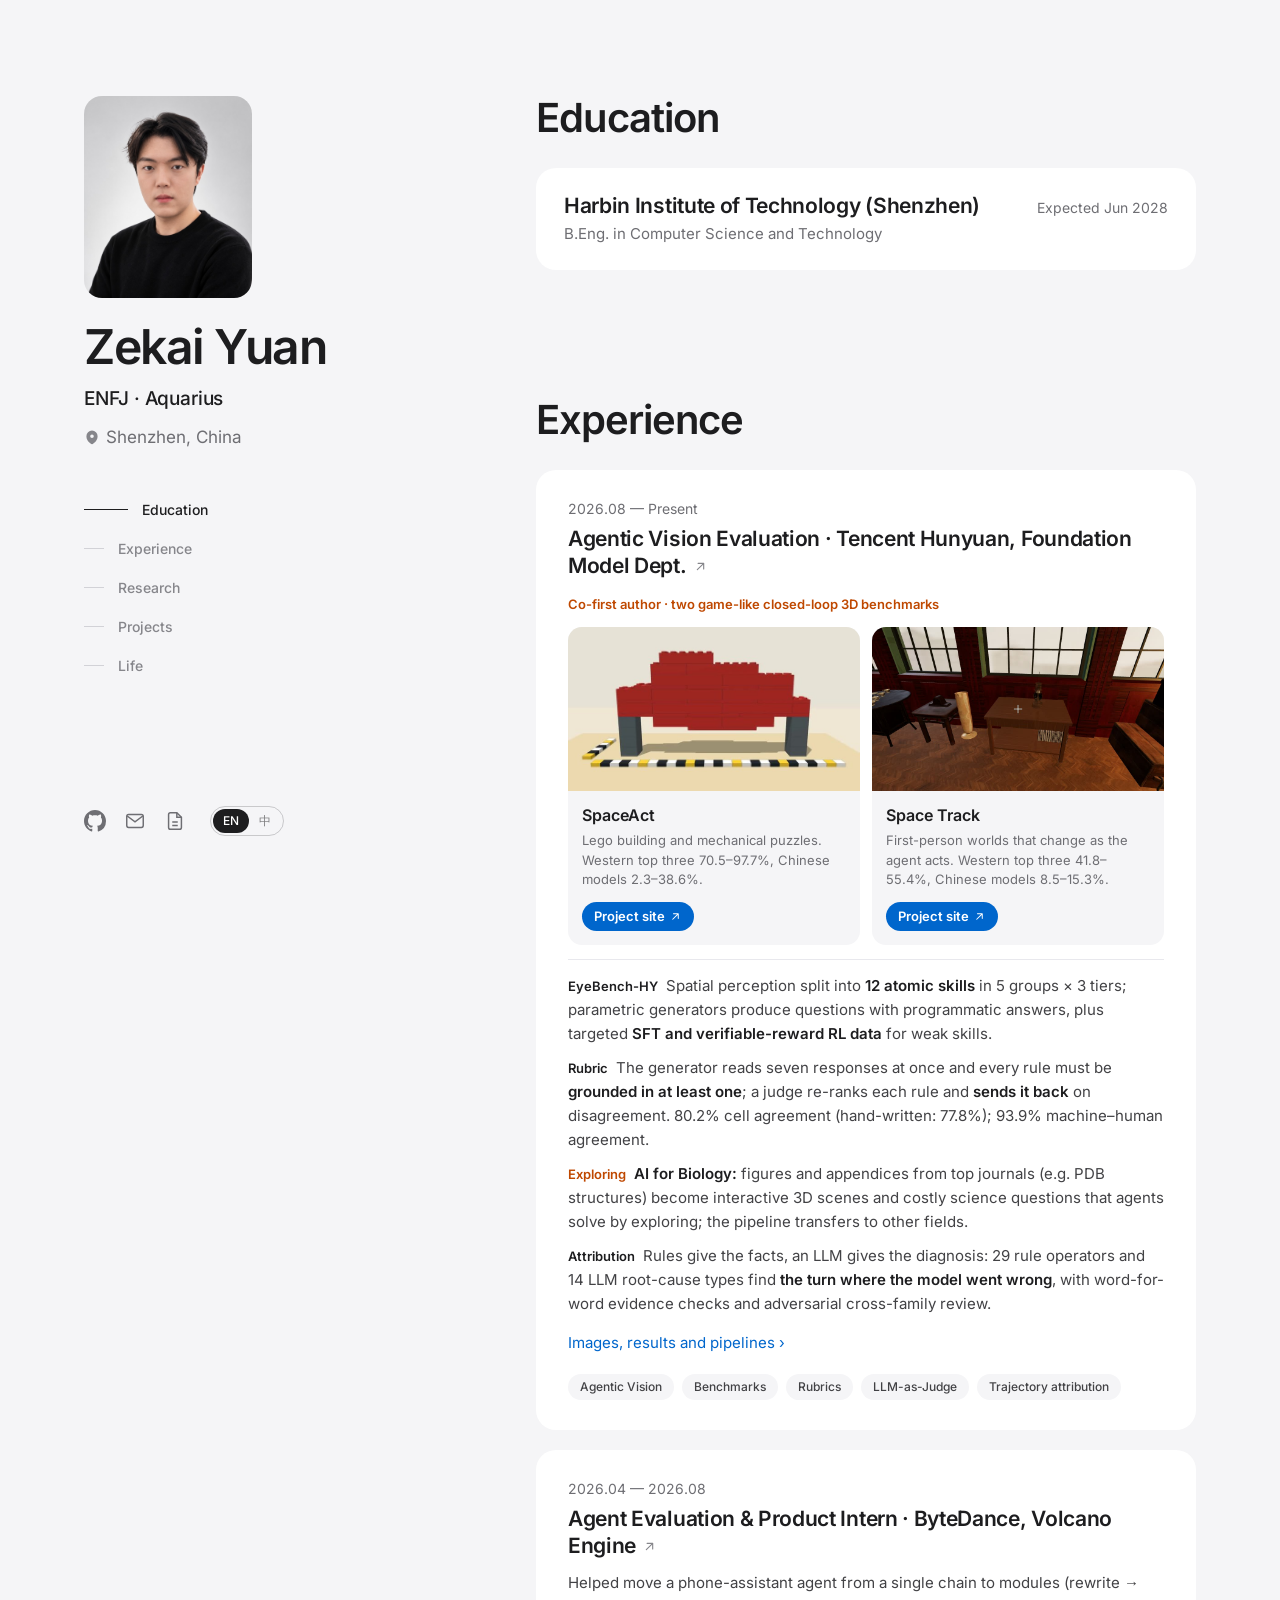
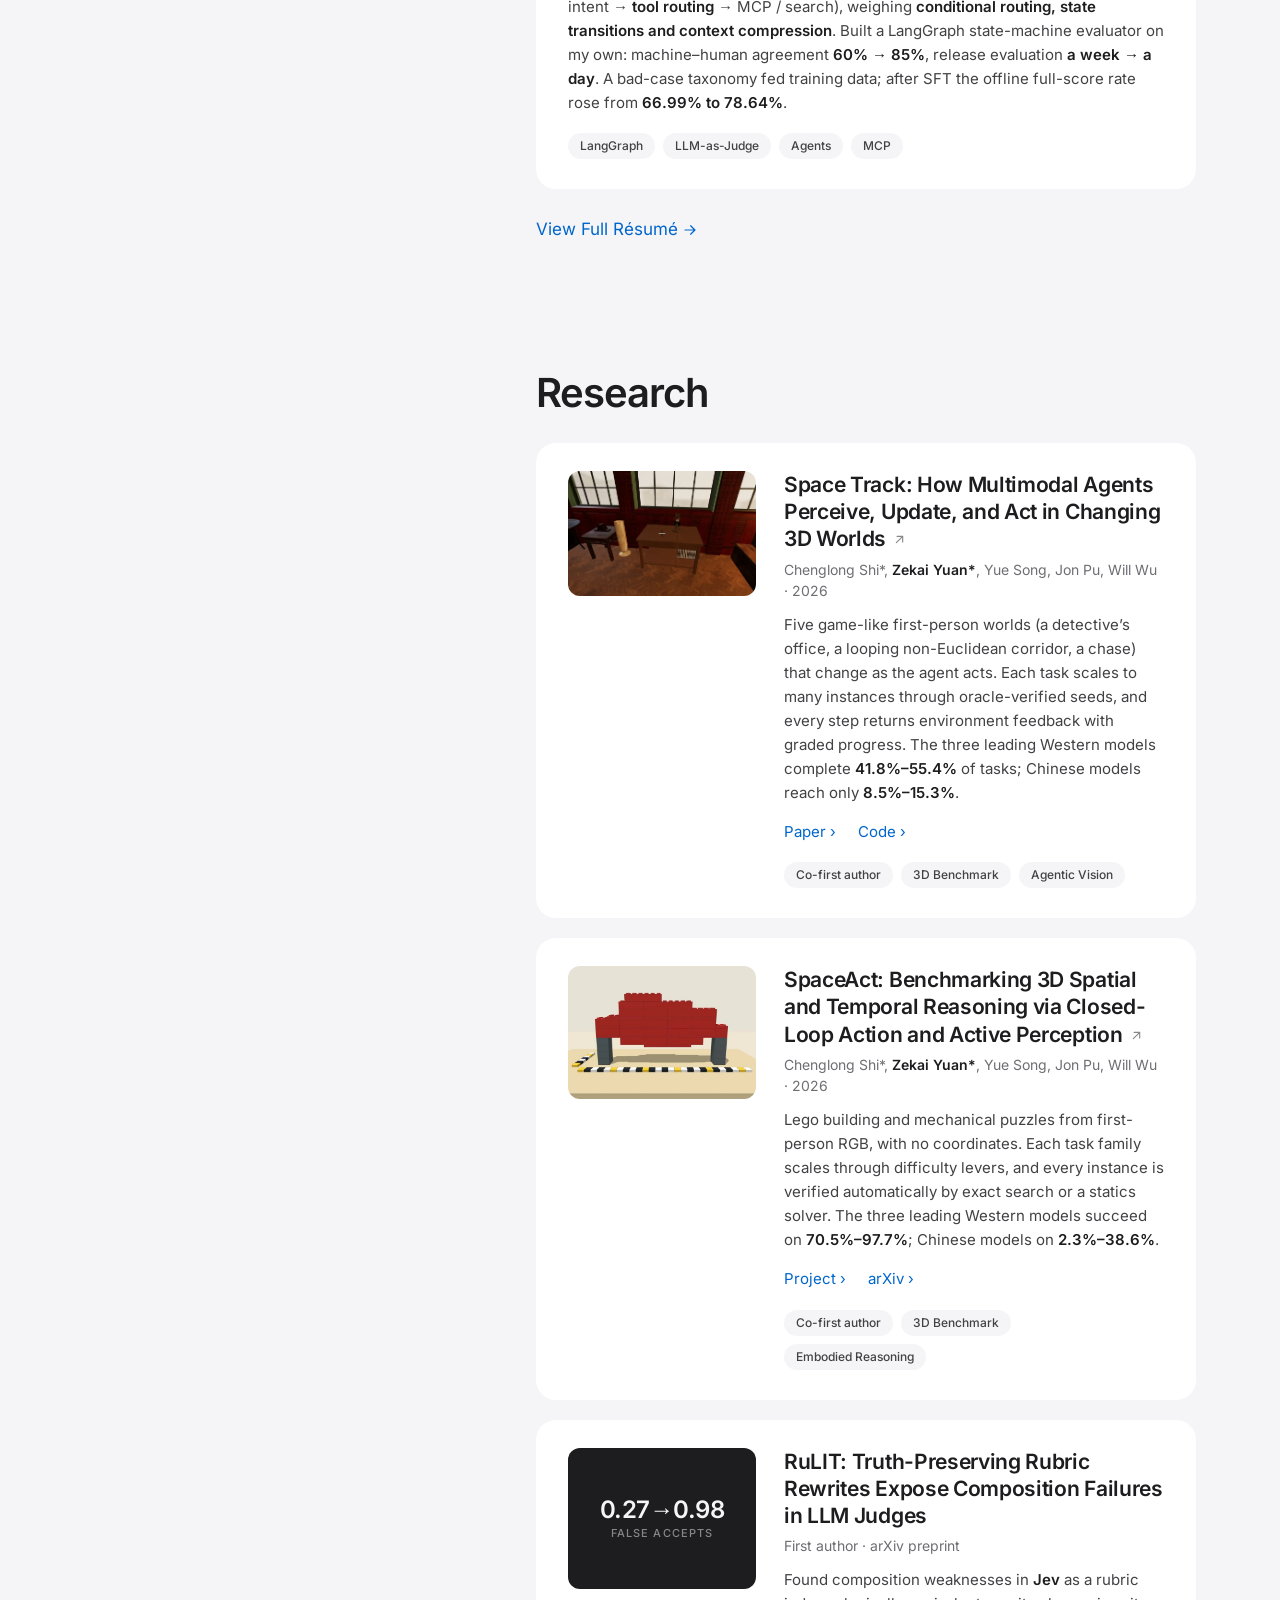
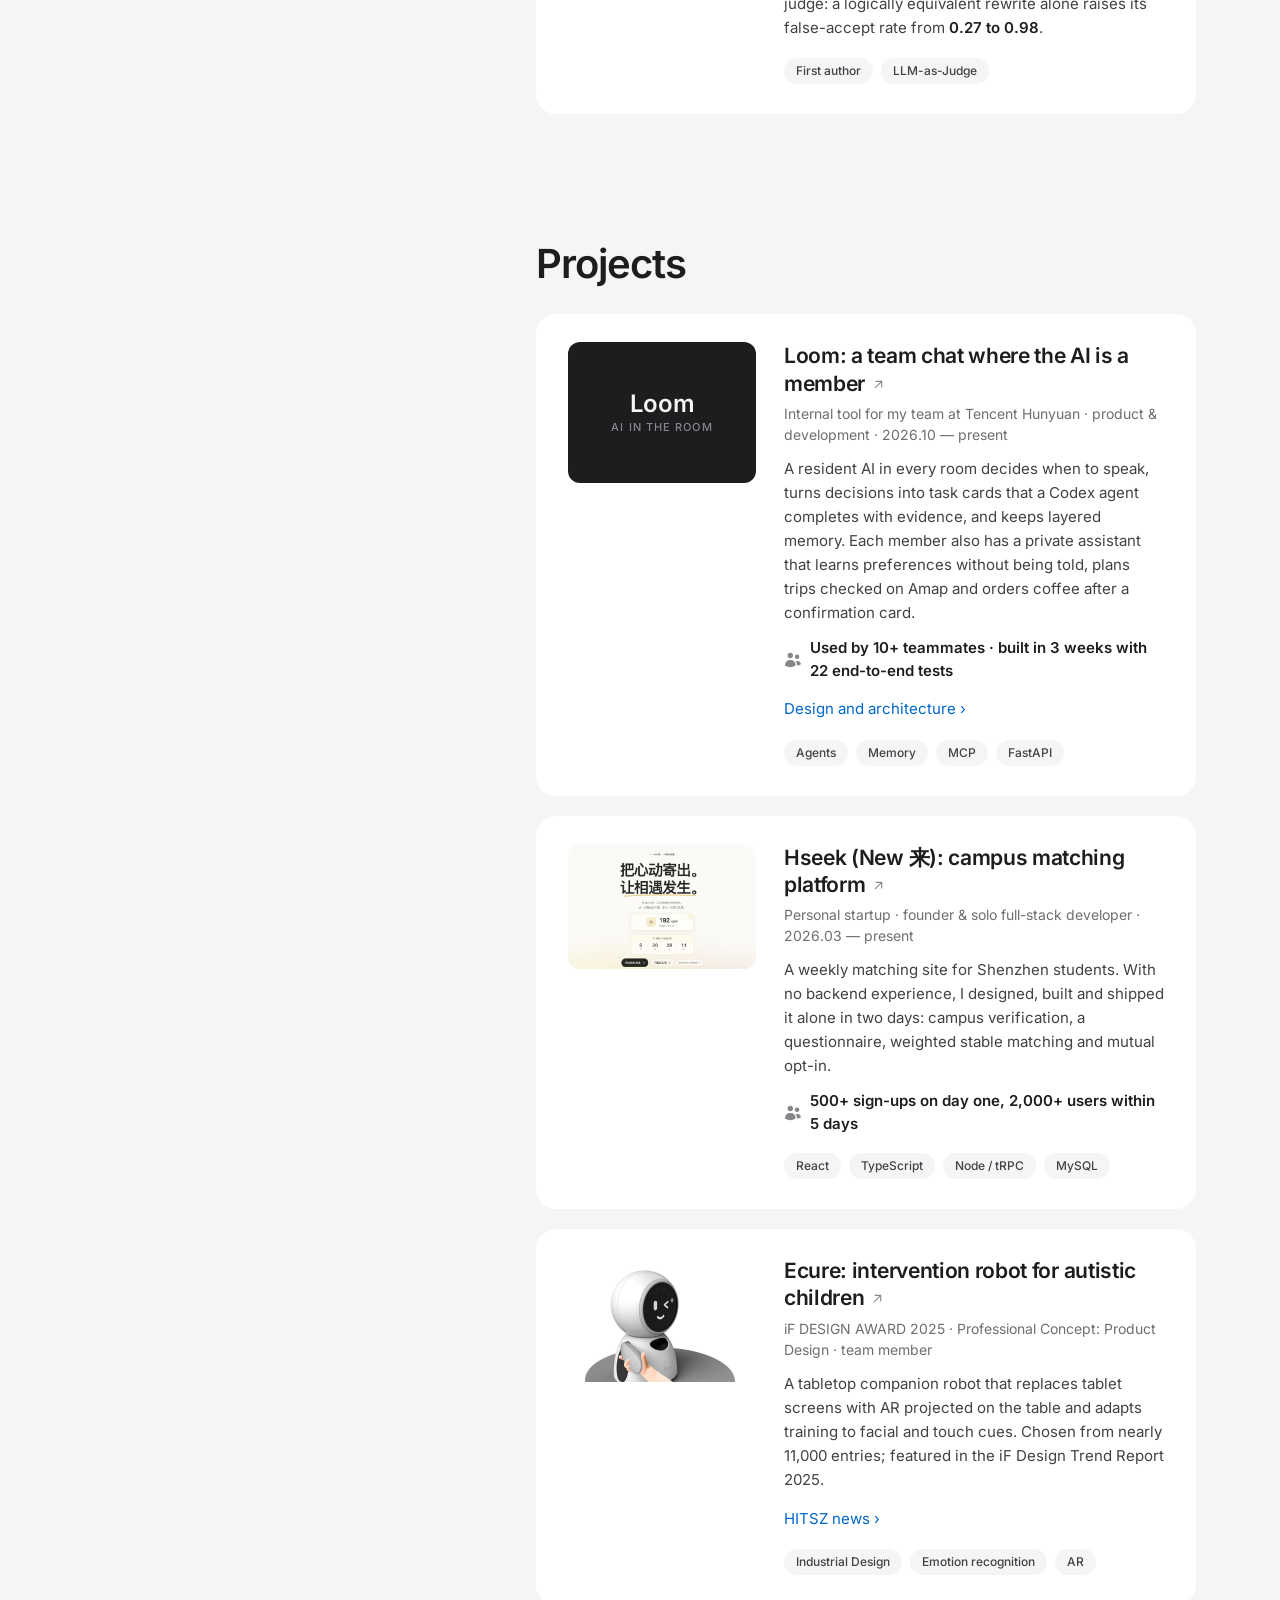
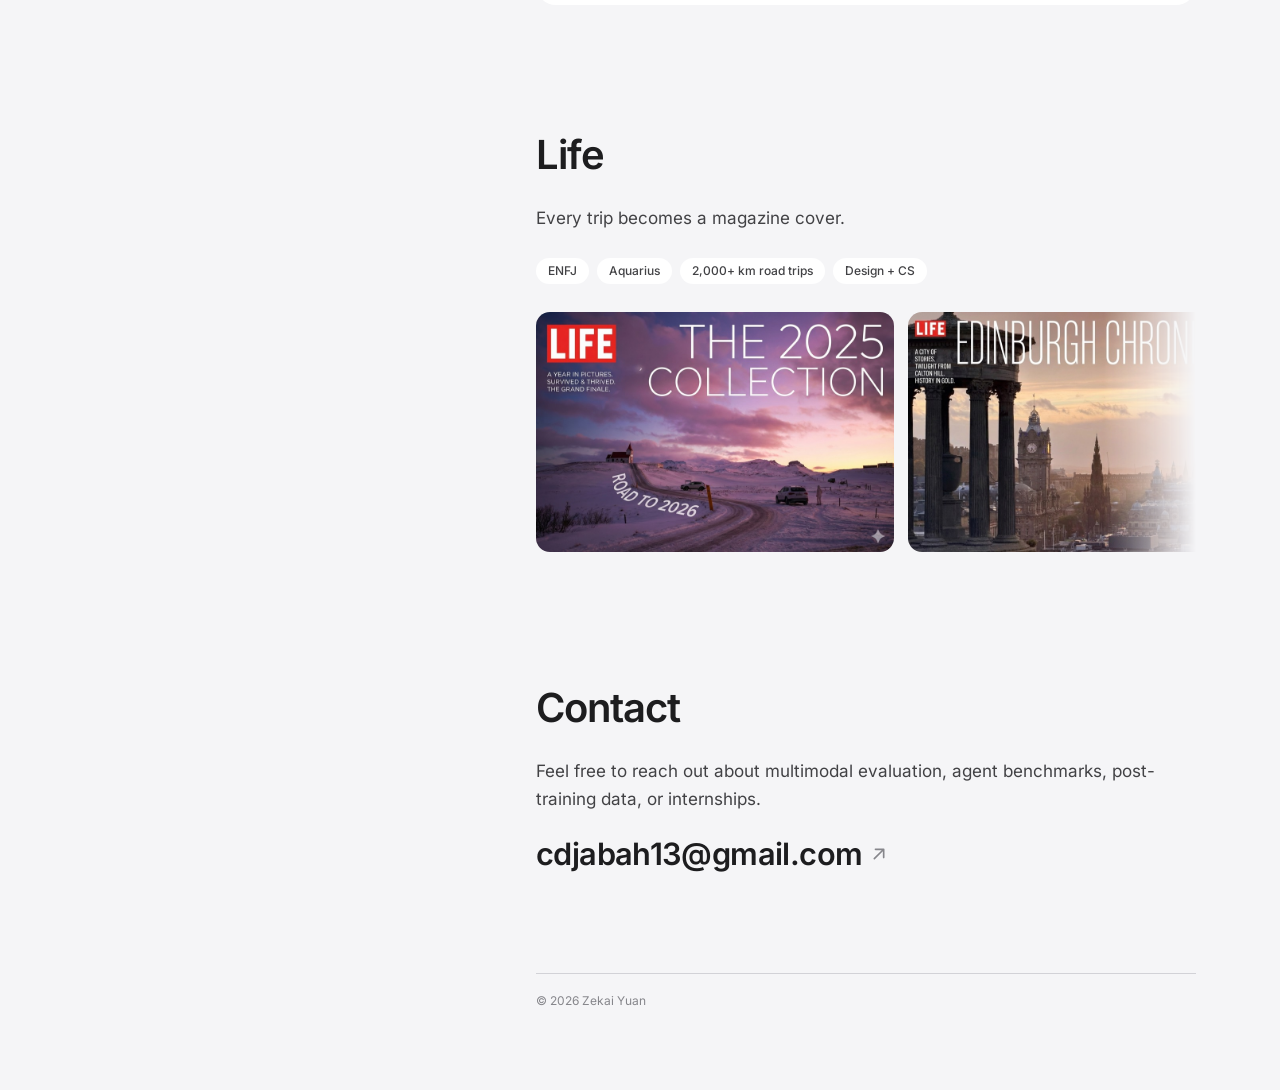
<file: index.html>
<!doctype html>
<html lang="en" data-lang="en">
<head>
<meta charset="utf-8">
<meta name="viewport" content="width=device-width, initial-scale=1, viewport-fit=cover">
<title>Zekai Yuan · 苑泽楷</title>
<meta name="description" content="Zekai Yuan (苑泽楷), based in Shenzhen. Computer science at Harbin Institute of Technology (Shenzhen); builds AI tools and small products, designs, and turns every trip into a magazine cover.">
<meta property="og:title" content="Zekai Yuan · 苑泽楷">
<meta property="og:description" content="Based in Shenzhen. Computer science at HIT Shenzhen; AI tools, small products, design and travel.">
<meta property="og:type" content="website">
<meta property="og:url" content="https://zk-yuan.github.io/">
<meta property="og:image" content="https://zk-yuan.github.io/images/v4/og.jpg">
<meta name="theme-color" content="#f5f5f7">
<link rel="stylesheet" href="assets/site.css">
<script>
(function () {
  var d = document.documentElement;
  d.className += ' js';
  try {
    var l = localStorage.getItem('lang');
    if (!l) l = (navigator.language || '').toLowerCase().indexOf('zh') === 0 ? 'zh' : 'en';
    d.setAttribute('data-lang', l);
    d.lang = l === 'zh' ? 'zh-CN' : 'en';
  } catch (e) {}
})();
</script>
</head>
<body>
<a class="skip" href="#content"><span class="en">Skip to content</span><span class="zh">跳到正文</span></a>

<div class="page" id="top">
  <div class="wrap">

    <aside class="side">
      <div>
        <img class="side-photo" src="images/v4/portrait.jpg" width="853" height="1024" alt="Portrait of Zekai Yuan in a black sweater against a light grey background">
        <h1 class="side-name"><a href="#top"><span class="en">Zekai Yuan</span><span class="zh">苑泽楷</span></a></h1>
        <p class="side-role"><span class="en">ENFJ · Aquarius</span><span class="zh">ENFJ · 水瓶座</span></p>
        <p class="side-tag side-loc"><svg viewBox="0 0 20 20" fill="currentColor" aria-hidden="true"><path fill-rule="evenodd" d="M9.69 18.933l.003.001C9.89 19.02 10 19 10 19s.11.02.308-.066l.002-.001.006-.003.018-.008a5.741 5.741 0 00.281-.14c.186-.096.446-.24.757-.433.62-.384 1.445-.966 2.274-1.765C15.302 14.988 17 12.493 17 9A7 7 0 103 9c0 3.492 1.698 5.988 3.355 7.584a13.731 13.731 0 002.273 1.765 11.842 11.842 0 00.976.544l.062.029.018.008.006.003zM10 11.25a2.25 2.25 0 100-4.5 2.25 2.25 0 000 4.5z" clip-rule="evenodd"/></svg><span class="en">Shenzhen, China</span><span class="zh">中国 · 深圳</span></p>
        <nav class="side-nav" aria-label="In-page jump links">
          <ul>
            <li><a href="#about"><span class="ind"></span><span class="txt"><span class="en">Education</span><span class="zh">教育</span></span></a></li>
            <li><a href="#experience"><span class="ind"></span><span class="txt"><span class="en">Experience</span><span class="zh">经历</span></span></a></li>
            <li><a href="#research"><span class="ind"></span><span class="txt"><span class="en">Research</span><span class="zh">研究</span></span></a></li>
            <li><a href="#projects"><span class="ind"></span><span class="txt"><span class="en">Projects</span><span class="zh">作品</span></span></a></li>
            <li><a href="#life"><span class="ind"></span><span class="txt"><span class="en">Life</span><span class="zh">生活</span></span></a></li>
          </ul>
        </nav>
      </div>
      <div class="side-foot">
        <ul class="socials" aria-label="Social media">
          <li><a href="https://github.com/ZK-Yuan" target="_blank" rel="noopener" aria-label="GitHub (opens in a new tab)" title="GitHub"><svg viewBox="0 0 16 16" fill="currentColor" aria-hidden="true"><path d="M8 0C3.58 0 0 3.58 0 8c0 3.54 2.29 6.53 5.47 7.59.4.07.55-.17.55-.38 0-.19-.01-.82-.01-1.49-2.01.37-2.53-.49-2.69-.94-.09-.23-.48-.94-.82-1.13-.28-.15-.68-.52-.01-.53.63-.01 1.08.58 1.23.82.72 1.21 1.87.87 2.33.66.07-.52.28-.87.51-1.07-1.78-.2-3.64-.89-3.64-3.95 0-.87.31-1.59.82-2.15-.08-.2-.36-1.02.08-2.12 0 0 .67-.21 2.2.82.64-.18 1.32-.27 2-.27.68 0 1.36.09 2 .27 1.53-1.04 2.2-.82 2.2-.82.44 1.1.16 1.92.08 2.12.51.56.82 1.27.82 2.15 0 3.07-1.87 3.75-3.65 3.95.29.25.54.73.54 1.48 0 1.07-.01 1.93-.01 2.2 0 .21.15.46.55.38A8.013 8.013 0 0016 8c0-4.42-3.58-8-8-8z"/></svg></a></li>
          <li><a href="mailto:cdjabah13@gmail.com" aria-label="Email" title="Email"><svg viewBox="0 0 24 24" fill="none" stroke="currentColor" stroke-width="1.6" aria-hidden="true"><rect x="3" y="5" width="18" height="14" rx="2"/><path d="m3.5 6.5 8.5 6.5 8.5-6.5"/></svg></a></li>
          <li><a href="assets/zekai-yuan-cv.pdf" target="_blank" rel="noopener" aria-label="Résumé (opens in a new tab)" title="CV"><svg viewBox="0 0 24 24" fill="none" stroke="currentColor" stroke-width="1.6" aria-hidden="true"><path d="M14 3H7a2 2 0 0 0-2 2v14a2 2 0 0 0 2 2h10a2 2 0 0 0 2-2V8z"/><path d="M14 3v5h5M9 13h6M9 17h6"/></svg></a></li>
        </ul>
        <span class="lang" role="group" aria-label="Language">
          <button type="button" data-lang-btn="en" aria-pressed="true">EN</button>
          <button type="button" data-lang-btn="zh" aria-pressed="false">中</button>
        </span>
      </div>
    </aside>

    <main class="content" id="content">

      <!-- About -->
      <section id="about" class="sec" aria-label="Education">
        <div class="sec-h"><h2><span class="en">Education</span><span class="zh">教育背景</span></h2></div>
        <div class="edu">
          <div class="edu-row">
            <div>
              <h3><span class="en">Harbin Institute of Technology (Shenzhen)</span><span class="zh">哈尔滨工业大学（深圳）</span></h3>
              <p><span class="en">B.Eng. in Computer Science and Technology</span><span class="zh">本科 · 计算机科学与技术</span></p>
            </div>
            <p class="edu-date"><span class="en">Expected Jun 2028</span><span class="zh">预计 2028.06 毕业</span></p>
          </div>
        </div>
      </section>

      <!-- Experience -->
      <section id="experience" class="sec" aria-label="Work experience">
        <div class="sec-h"><h2><span class="en">Experience</span><span class="zh">经历</span></h2></div>
        <ol class="list">
          <li>
            <div class="card">
              <p class="card-date">2026.08 — <span class="en">Present</span><span class="zh">至今</span></p>
              <div class="card-body">
                <h3><a href="tencent.html"><span class="en">Agentic Vision Evaluation · Tencent Hunyuan, Foundation Model Dept.</span><span class="zh">Agentic Vision 方向评测 · 腾讯混元 · 基础模型部</span><svg class="arr" viewBox="0 0 20 20" fill="currentColor" aria-hidden="true"><path fill-rule="evenodd" d="M5.22 14.78a.75.75 0 001.06 0l7.22-7.22v5.69a.75.75 0 001.5 0v-7.5a.75.75 0 00-.75-.75h-7.5a.75.75 0 000 1.5h5.69l-7.22 7.22a.75.75 0 000 1.06z" clip-rule="evenodd"/></svg></a></h3>
                <div class="pj">
                  <p class="pj-lead"><span class="en">Co-first author · two game-like closed-loop 3D benchmarks</span><span class="zh">共同一作 · 两项游戏化三维空间闭环基准</span></p>
                  <a href="https://zk-yuan.github.io/spaceact/" target="_blank" rel="noopener">
                    <img loading="lazy" src="images/v4/spaceact.jpg" width="640" height="427" alt="A red Lego arch being built in SpaceAct">
                    <span class="pj-body"><b>SpaceAct</b><small><span class="en">Lego building and mechanical puzzles. Western top three 70.5–97.7%, Chinese models 2.3–38.6%.</span><span class="zh">乐高搭建与机械解谜。海外三家 70.5–97.7%，国产模型 2.3–38.6%。</span></small><span class="pj-go"><span class="en">Project site</span><span class="zh">项目网站</span><svg viewBox="0 0 20 20" fill="currentColor" aria-hidden="true"><path fill-rule="evenodd" d="M5.22 14.78a.75.75 0 001.06 0l7.22-7.22v5.69a.75.75 0 001.5 0v-7.5a.75.75 0 00-.75-.75h-7.5a.75.75 0 000 1.5h5.69l-7.22 7.22a.75.75 0 000 1.06z" clip-rule="evenodd"/></svg></span></span>
                  </a>
                  <a href="https://zk-yuan.github.io/spacetrack/" target="_blank" rel="noopener">
                    <img loading="lazy" src="images/v3/spacetrack.jpg" width="960" height="540" alt="First-person view of the detective’s office world in Space Track">
                    <span class="pj-body"><b>Space Track</b><small><span class="en">First-person worlds that change as the agent acts. Western top three 41.8–55.4%, Chinese models 8.5–15.3%.</span><span class="zh">随行动变化的第一人称世界。海外三家 41.8–55.4%，国产模型 8.5–15.3%。</span></small><span class="pj-go"><span class="en">Project site</span><span class="zh">项目网站</span><svg viewBox="0 0 20 20" fill="currentColor" aria-hidden="true"><path fill-rule="evenodd" d="M5.22 14.78a.75.75 0 001.06 0l7.22-7.22v5.69a.75.75 0 001.5 0v-7.5a.75.75 0 00-.75-.75h-7.5a.75.75 0 000 1.5h5.69l-7.22 7.22a.75.75 0 000 1.06z" clip-rule="evenodd"/></svg></span></span>
                  </a>
                </div>
                <ul class="explore">
                  <li><em class="lbl">EyeBench-HY</em><span class="en">Spatial perception split into <b>12 atomic skills</b> in 5 groups × 3 tiers; parametric generators produce questions with programmatic answers, plus targeted <b>SFT and verifiable-reward RL data</b> for weak skills.</span><span class="zh">把空间感知拆成 <b>5 类 12 种原子能力</b> × 3 档难度，参数化生成器批量出题、程序算真值，按薄弱能力定向生产 <b>SFT 与 RL 可验证奖励数据</b>。</span></li>
                  <li><em class="lbl">Rubric</em><span class="en">The generator reads seven responses at once and every rule must be <b>grounded in at least one</b>; a judge re-ranks each rule and <b>sends it back</b> on disagreement. 80.2% cell agreement (hand-written: 77.8%); 93.9% machine–human agreement.</span><span class="zh">同时看 7 份作答写 Rubric，每条须<b>在至少一份作答中有依据</b>；裁判逐条重打偏序与对错，<b>不一致即打回</b>。逐格一致率 80.2%（人工 77.8%），机评-人评一致率 93.9%。</span></li>
                  <li><em><span class="en">Exploring</span><span class="zh">探索中</span></em><span class="en"><b>AI for Biology:</b> figures and appendices from top journals (e.g. PDB structures) become interactive 3D scenes and costly science questions that agents solve by exploring; the pipeline transfers to other fields.</span><span class="zh"><b>AI for Biology：</b>用顶刊论文的图表与附录（如 PDB 结构）渲染三维模型，合成获取成本高的生物科学题，让智能体在空间中探索作答；pipeline 可迁移到其他学科。</span></li>
                  <li><em class="lbl"><span class="en">Attribution</span><span class="zh">归因算子</span></em><span class="en">Rules give the facts, an LLM gives the diagnosis: 29 rule operators and 14 LLM root-cause types find <b>the turn where the model went wrong</b>, with word-for-word evidence checks and adversarial cross-family review.</span><span class="zh">规则给数、LLM 给话：29 个规则算子 + 14 类 LLM 根因算子定位模型<b>在哪一轮想错</b>，证据逐字核对，异家族模型对抗复核。</span></li>
                </ul>
                <ul class="card-links" aria-label="Related links"><li><a href="tencent.html"><span class="en">Images, results and pipelines</span><span class="zh">查看图片、结果与链路结构</span></a></li></ul>
                <ul class="tags" aria-label="Technologies used"><li>Agentic Vision</li><li>Benchmarks</li><li>Rubrics</li><li>LLM-as-Judge</li><li><span class="en">Trajectory attribution</span><span class="zh">轨迹归因</span></li></ul>
              </div>
            </div>
          </li>
          <li>
            <div class="card">
              <p class="card-date">2026.04 — 2026.08</p>
              <div class="card-body">
                <h3><a href="bytedance-detail.html"><span class="en">Agent Evaluation &amp; Product Intern · ByteDance, Volcano Engine</span><span class="zh">Agent 评测/产品实习 · 字节跳动 · 火山引擎</span><svg class="arr" viewBox="0 0 20 20" fill="currentColor" aria-hidden="true"><path fill-rule="evenodd" d="M5.22 14.78a.75.75 0 001.06 0l7.22-7.22v5.69a.75.75 0 001.5 0v-7.5a.75.75 0 00-.75-.75h-7.5a.75.75 0 000 1.5h5.69l-7.22 7.22a.75.75 0 000 1.06z" clip-rule="evenodd"/></svg></a></h3>
                <p><span class="en">Helped move a phone-assistant agent from a single chain to modules (rewrite → intent → <b>tool routing</b> → MCP / search), weighing <b>conditional routing, state transitions and context compression</b>. Built a LangGraph state-machine evaluator on my own: machine–human agreement <b>60% → 85%</b>, release evaluation <b>a week → a day</b>. A bad-case taxonomy fed training data; after SFT the offline full-score rate rose from <b>66.99% to 78.64%</b>.</span><span class="zh">参与手机助手 Agent 从单链路转向模块化（改写 → 意图 → <b>工具路由</b> → MCP / 搜索），权衡<b>条件路由、状态流转与上下文压缩</b>。基于 LangGraph 独立搭建状态机评测，机评-人评一致率 <b>60% → 85%</b>，评测周期<b>一周 → 一天</b>；Bad Case 分型 → 精标 → 训练数据，配合 SFT 后满分率 <b>66.99% → 78.64%</b>。</span></p>
                <ul class="tags" aria-label="Technologies used"><li>LangGraph</li><li>LLM-as-Judge</li><li>Agents</li><li>MCP</li></ul>
              </div>
            </div>
          </li>
        </ol>
        <a class="more" href="assets/zekai-yuan-cv.pdf" target="_blank" rel="noopener"><span class="u"><span class="en">View Full Résumé</span><span class="zh">查看完整简历</span></span><svg viewBox="0 0 20 20" fill="currentColor" aria-hidden="true"><path fill-rule="evenodd" d="M3 10a.75.75 0 01.75-.75h10.638L10.23 5.29a.75.75 0 111.04-1.08l5.5 5.25a.75.75 0 010 1.08l-5.5 5.25a.75.75 0 11-1.04-1.08l4.158-3.96H3.75A.75.75 0 013 10z" clip-rule="evenodd"/></svg></a>
      </section>

      <!-- Research -->
      <section id="research" class="sec" aria-label="Research">
        <div class="sec-h"><h2><span class="en">Research</span><span class="zh">研究</span></h2></div>
        <ul class="list">
          <li>
            <div class="card card-media">
              <div class="card-body">
                <h3><a href="https://zk-yuan.github.io/spacetrack/" target="_blank" rel="noopener">Space Track: How Multimodal Agents Perceive, Update, and Act in Changing 3D Worlds<svg class="arr" viewBox="0 0 20 20" fill="currentColor" aria-hidden="true"><path fill-rule="evenodd" d="M5.22 14.78a.75.75 0 001.06 0l7.22-7.22v5.69a.75.75 0 001.5 0v-7.5a.75.75 0 00-.75-.75h-7.5a.75.75 0 000 1.5h5.69l-7.22 7.22a.75.75 0 000 1.06z" clip-rule="evenodd"/></svg></a></h3>
                <p class="card-sub">Chenglong Shi*, <b>Zekai Yuan*</b>, Yue Song, Jon Pu, Will Wu · 2026</p>
                <p><span class="en">Five game-like first-person worlds (a detective’s office, a looping non-Euclidean corridor, a chase) that change as the agent acts. Each task scales to many instances through oracle-verified seeds, and every step returns environment feedback with graded progress. The three leading Western models complete <b>41.8%–55.4%</b> of tasks; Chinese models reach only <b>8.5%–15.3%</b>.</span><span class="zh">5 个随行动变化的<b>游戏化</b>第一人称世界（侦探事务所、非欧循环走廊、追逐逃生等）。每个任务经 Oracle 验证的随机种子扩展成大量实例，每一步都返回环境反馈和分段完成度。海外三家完成率 <b>41.8%–55.4%</b>，国产模型仅 <b>8.5%–15.3%</b>。</span></p>
                <ul class="card-links" aria-label="Related links">
                  <li><a href="https://zk-yuan.github.io/spacetrack/paper.pdf" target="_blank" rel="noopener"><span class="en">Paper</span><span class="zh">论文</span></a></li>
                  <li><a href="https://github.com/ZK-Yuan/spacetrack" target="_blank" rel="noopener"><span class="en">Code</span><span class="zh">代码</span></a></li>
                </ul>
                <ul class="tags" aria-label="Topics"><li><span class="en">Co-first author</span><span class="zh">共同一作</span></li><li>3D Benchmark</li><li>Agentic Vision</li></ul>
              </div>
              <img class="thumb" loading="lazy" src="images/v3/spacetrack.jpg" width="200" height="125" alt="First-person view of the detective’s office world in Space Track">
            </div>
          </li>
          <li>
            <div class="card card-media">
              <div class="card-body">
                <h3><a href="https://zk-yuan.github.io/spaceact/" target="_blank" rel="noopener">SpaceAct: Benchmarking 3D Spatial and Temporal Reasoning via Closed-Loop Action and Active Perception<svg class="arr" viewBox="0 0 20 20" fill="currentColor" aria-hidden="true"><path fill-rule="evenodd" d="M5.22 14.78a.75.75 0 001.06 0l7.22-7.22v5.69a.75.75 0 001.5 0v-7.5a.75.75 0 00-.75-.75h-7.5a.75.75 0 000 1.5h5.69l-7.22 7.22a.75.75 0 000 1.06z" clip-rule="evenodd"/></svg></a></h3>
                <p class="card-sub">Chenglong Shi*, <b>Zekai Yuan*</b>, Yue Song, Jon Pu, Will Wu · 2026</p>
                <p><span class="en">Lego building and mechanical puzzles from first-person RGB, with no coordinates. Each task family scales through difficulty levers, and every instance is verified automatically by exact search or a statics solver. The three leading Western models succeed on <b>70.5%–97.7%</b>; Chinese models on <b>2.3%–38.6%</b>.</span><span class="zh">只凭第一人称画面完成乐高搭建与机械解谜，不给坐标。每道母题经难度杠杆扩展，真值由精确搜索或静力学求解器<b>自动验证</b>。海外三家成功率 <b>70.5%–97.7%</b>，国产模型仅 <b>2.3%–38.6%</b>。</span></p>
                <ul class="card-links" aria-label="Related links">
                  <li><a href="https://zk-yuan.github.io/spaceact/" target="_blank" rel="noopener"><span class="en">Project</span><span class="zh">项目页</span></a></li>
                  <li><a href="https://arxiv.org/abs/2610.38405" target="_blank" rel="noopener">arXiv</a></li>
                </ul>
                <ul class="tags" aria-label="Topics"><li><span class="en">Co-first author</span><span class="zh">共同一作</span></li><li>3D Benchmark</li><li>Embodied Reasoning</li></ul>
              </div>
              <img class="thumb" loading="lazy" src="images/v4/spaceact.jpg" width="200" height="133" alt="A red Lego arch being built in SpaceAct">
            </div>
          </li>
          <li>
            <div class="card card-media">
              <div class="card-body">
                <h3>RuLIT: Truth-Preserving Rubric Rewrites Expose Composition Failures in LLM Judges</h3>
                <p class="card-sub"><span class="en">First author · arXiv preprint</span><span class="zh">第一作者 · arXiv 预印本</span></p>
                <p><span class="en">Found composition weaknesses in <b>Jev</b> as a rubric judge: a logically equivalent rewrite alone raises its false-accept rate from <b>0.27 to 0.98</b>.</span><span class="zh">发现 <b>Jev</b> 在 Rubric 裁判中的组合判定弱点：仅做逻辑等价改写，误收率就从 <b>0.27 升到 0.98</b>。</span></p>
                <ul class="tags" aria-label="Topics"><li><span class="en">First author</span><span class="zh">第一作者</span></li><li>LLM-as-Judge</li></ul>
              </div>
              <div class="thumb thumb-tile" aria-hidden="true"><span>0.27→0.98<small><span class="en">false accepts</span><span class="zh">误收率</span></small></span></div>
            </div>
          </li>
        </ul>
      </section>

      <!-- Projects -->
      <section id="projects" class="sec" aria-label="Selected projects">
        <div class="sec-h"><h2><span class="en">Projects</span><span class="zh">作品</span></h2></div>
        <ul class="list">
          <li>
            <div class="card card-media">
              <div class="card-body">
                <h3><a href="loom.html"><span class="en">Loom: a team chat where the AI is a member</span><span class="zh">Loom：AI 是群成员的团队群聊</span><svg class="arr" viewBox="0 0 20 20" fill="currentColor" aria-hidden="true"><path fill-rule="evenodd" d="M5.22 14.78a.75.75 0 001.06 0l7.22-7.22v5.69a.75.75 0 001.5 0v-7.5a.75.75 0 00-.75-.75h-7.5a.75.75 0 000 1.5h5.69l-7.22 7.22a.75.75 0 000 1.06z" clip-rule="evenodd"/></svg></a></h3>
                <p class="card-sub"><span class="en">Internal tool for my team at Tencent Hunyuan · product &amp; development · 2026.10 — present</span><span class="zh">混元实习期间为团队搭建的内部工具 · 产品与开发 · 2026.10 至今</span></p>
                <p><span class="en">A resident AI in every room decides when to speak, turns decisions into task cards that a Codex agent completes with evidence, and keeps layered memory. Each member also has a private assistant that learns preferences without being told, plans trips checked on Amap and orders coffee after a confirmation card.</span><span class="zh">每个群常驻一个 AI：自己判断何时开口，把定下的事提成任务卡交给 Codex 带证据完成，结论沉淀进分层记忆。每人另有一个私人助理：不用说「记住」也会记下偏好，行程逐站用高德核验，点咖啡先出确认卡片。</span></p>
                <p class="stat"><svg viewBox="0 0 20 20" fill="currentColor" aria-hidden="true"><path d="M7 8a3 3 0 100-6 3 3 0 000 6zM14.5 9a2.5 2.5 0 100-5 2.5 2.5 0 000 5zM1.615 16.428a1.224 1.224 0 01-.569-1.175 6.002 6.002 0 0111.908 0c.058.467-.172.92-.57 1.174A9.953 9.953 0 017 18a9.953 9.953 0 01-5.385-1.572zM14.5 16h-.106c.07-.297.088-.611.048-.933a7.47 7.47 0 00-1.588-3.755 4.502 4.502 0 015.874 2.636.818.818 0 01-.36.98A7.465 7.465 0 0114.5 16z"/></svg><span class="en">Used by 10+ teammates · built in 3 weeks with 22 end-to-end tests</span><span class="zh">10+ 位同事在用 · 3 周开发，22 个端到端测试</span></p>
                <ul class="card-links" aria-label="Related links"><li><a href="loom.html"><span class="en">Design and architecture</span><span class="zh">查看设计与架构</span></a></li></ul>
                <ul class="tags" aria-label="Technologies used"><li>Agents</li><li><span class="en">Memory</span><span class="zh">记忆</span></li><li>MCP</li><li>FastAPI</li></ul>
              </div>
              <div class="thumb thumb-tile" aria-hidden="true"><span>Loom<small><span class="en">AI in the room</span><span class="zh">AI 是群成员</span></small></span></div>
            </div>
          </li>
          <li>
            <div class="card card-media">
              <div class="card-body">
                <h3><a href="https://hseek.cn" target="_blank" rel="noopener"><span class="en">Hseek (New 来): campus matching platform</span><span class="zh">哈机觅 Hseek（New 来）：校园匹配平台</span><svg class="arr" viewBox="0 0 20 20" fill="currentColor" aria-hidden="true"><path fill-rule="evenodd" d="M5.22 14.78a.75.75 0 001.06 0l7.22-7.22v5.69a.75.75 0 001.5 0v-7.5a.75.75 0 00-.75-.75h-7.5a.75.75 0 000 1.5h5.69l-7.22 7.22a.75.75 0 000 1.06z" clip-rule="evenodd"/></svg></a></h3>
                <p class="card-sub"><span class="en">Personal startup · founder &amp; solo full-stack developer · 2026.03 — present</span><span class="zh">个人创业项目 · 创始人 / 独立全栈开发 · 2026.03 至今</span></p>
                <p><span class="en">A weekly matching site for Shenzhen students. With no backend experience, I designed, built and shipped it alone in two days: campus verification, a questionnaire, weighted stable matching and mutual opt-in.</span><span class="zh">面向深圳高校的按周匹配网站。零后端基础，2 天独立完成设计、开发与上线：校园认证、偏好问卷、加权稳定匹配与双向确认。</span></p>
                <p class="stat"><svg viewBox="0 0 20 20" fill="currentColor" aria-hidden="true"><path d="M7 8a3 3 0 100-6 3 3 0 000 6zM14.5 9a2.5 2.5 0 100-5 2.5 2.5 0 000 5zM1.615 16.428a1.224 1.224 0 01-.569-1.175 6.002 6.002 0 0111.908 0c.058.467-.172.92-.57 1.174A9.953 9.953 0 017 18a9.953 9.953 0 01-5.385-1.572zM14.5 16h-.106c.07-.297.088-.611.048-.933a7.47 7.47 0 00-1.588-3.755 4.502 4.502 0 015.874 2.636.818.818 0 01-.36.98A7.465 7.465 0 0114.5 16z"/></svg><span class="en">500+ sign-ups on day one, 2,000+ users within 5 days</span><span class="zh">上线首日注册 500+，5 天覆盖 2,000+ 用户</span></p>
                <ul class="tags" aria-label="Technologies used"><li>React</li><li>TypeScript</li><li>Node / tRPC</li><li>MySQL</li></ul>
              </div>
              <img class="thumb" loading="lazy" src="images/v3/hseek.jpg" width="200" height="125" alt="Hseek landing page">
            </div>
          </li>
          <li>
            <div class="card card-media">
              <div class="card-body">
                <h3><a href="https://ifdesign.com/en/winner-ranking/project/ecure/706776" target="_blank" rel="noopener"><span class="en">Ecure: intervention robot for autistic children</span><span class="zh">Ecure 孤独症儿童智能干预机器人</span><svg class="arr" viewBox="0 0 20 20" fill="currentColor" aria-hidden="true"><path fill-rule="evenodd" d="M5.22 14.78a.75.75 0 001.06 0l7.22-7.22v5.69a.75.75 0 001.5 0v-7.5a.75.75 0 00-.75-.75h-7.5a.75.75 0 000 1.5h5.69l-7.22 7.22a.75.75 0 000 1.06z" clip-rule="evenodd"/></svg></a></h3>
                <p class="card-sub"><span class="en">iF DESIGN AWARD 2025 · Professional Concept: Product Design · team member</span><span class="zh">iF DESIGN AWARD 2025（专业概念：产品设计）· 团队成员</span></p>
                <p><span class="en">A tabletop companion robot that replaces tablet screens with AR projected on the table and adapts training to facial and touch cues. Chosen from nearly 11,000 entries; featured in the iF Design Trend Report 2025.</span><span class="zh">用桌面 AR 投影代替平板屏幕的孤独症儿童伴学机器人，按表情与触觉反馈调整训练强度；从近 11,000 件作品中获奖，入选 iF 2025 设计趋势报告。</span></p>
                <ul class="card-links" aria-label="Related links">
                  <li><a href="https://www.hitsz.edu.cn/news/2025/0305/c10a14546/page.htm" target="_blank" rel="noopener"><span class="en">HITSZ news</span><span class="zh">学校报道</span></a></li>
                </ul>
                <ul class="tags" aria-label="Fields"><li><span class="en">Industrial Design</span><span class="zh">工业设计</span></li><li><span class="en">Emotion recognition</span><span class="zh">情绪识别</span></li><li>AR</li></ul>
              </div>
              <img class="thumb" loading="lazy" src="images/v4/ecure.jpg" width="200" height="125" alt="Ecure robot, white with a round screen face, touched by a hand">
            </div>
          </li>
        </ul>
      </section>

      <!-- Life -->
      <section id="life" class="sec" aria-label="Life">
        <div class="sec-h"><h2><span class="en">Life</span><span class="zh">生活</span></h2></div>
        <p><span class="en">Every trip becomes a magazine cover.</span><span class="zh">每段旅程，都会自己排版做一期杂志封面。</span></p>
        <ul class="tags" aria-label="About me"><li>ENFJ</li><li><span class="en">Aquarius</span><span class="zh">水瓶座</span></li><li><span class="en">2,000+ km road trips</span><span class="zh">自驾 2000 公里+</span></li><li><span class="en">Design + CS</span><span class="zh">设计 + 计算机</span></li></ul>
        <div class="covers" tabindex="0" aria-label="Travel magazine covers">
          <img loading="lazy" src="images/v3/cover-6029.jpg" alt="The 2025 Collection, Iceland">
          <img loading="lazy" src="images/v3/cover-6030.jpg" alt="Edinburgh Chronicles">
          <img loading="lazy" src="images/v3/cover-6031.jpg" alt="White Cliffs of Dover">
          <img loading="lazy" src="images/v3/cover-6032.jpg" alt="Icelandic Road Trip">
          <img loading="lazy" src="images/v3/cover-6036.jpg" alt="Silent Horizons, Iceland">
          <img loading="lazy" src="images/v3/cover-6037.jpg" alt="Twilight Shores, Shenzhen">
          <img loading="lazy" src="images/v3/cover-6039.jpg" alt="Horizon’s Glow, Shenzhen">
          <img loading="lazy" src="images/v3/cover-6044.jpg" alt="Under the Lights, Guangzhou">
          <img loading="lazy" src="images/v3/cover-6045.jpg" alt="Shenzhen Nights">
        </div>
      </section>

      <!-- Contact -->
      <section id="contact" class="sec sec-last" aria-label="Contact">
        <div class="sec-h"><h2><span class="en">Contact</span><span class="zh">联系</span></h2></div>
        <p class="contact-lead"><span class="en">Feel free to reach out about multimodal evaluation, agent benchmarks, post-training data, or internships.</span><span class="zh">欢迎交流多模态评测、智能体基准、后训练数据，或实习与合作机会。</span></p>
        <a class="mail" href="mailto:cdjabah13@gmail.com">cdjabah13@gmail.com<svg viewBox="0 0 20 20" fill="currentColor" aria-hidden="true"><path fill-rule="evenodd" d="M5.22 14.78a.75.75 0 001.06 0l7.22-7.22v5.69a.75.75 0 001.5 0v-7.5a.75.75 0 00-.75-.75h-7.5a.75.75 0 000 1.5h5.69l-7.22 7.22a.75.75 0 000 1.06z" clip-rule="evenodd"/></svg></a>
      </section>

      <footer class="credit">
        <p>© 2026 Zekai Yuan</p>
      </footer>
    </main>
  </div>
</div>

<script src="assets/site.js" defer></script>
</body>
</html>
</file>
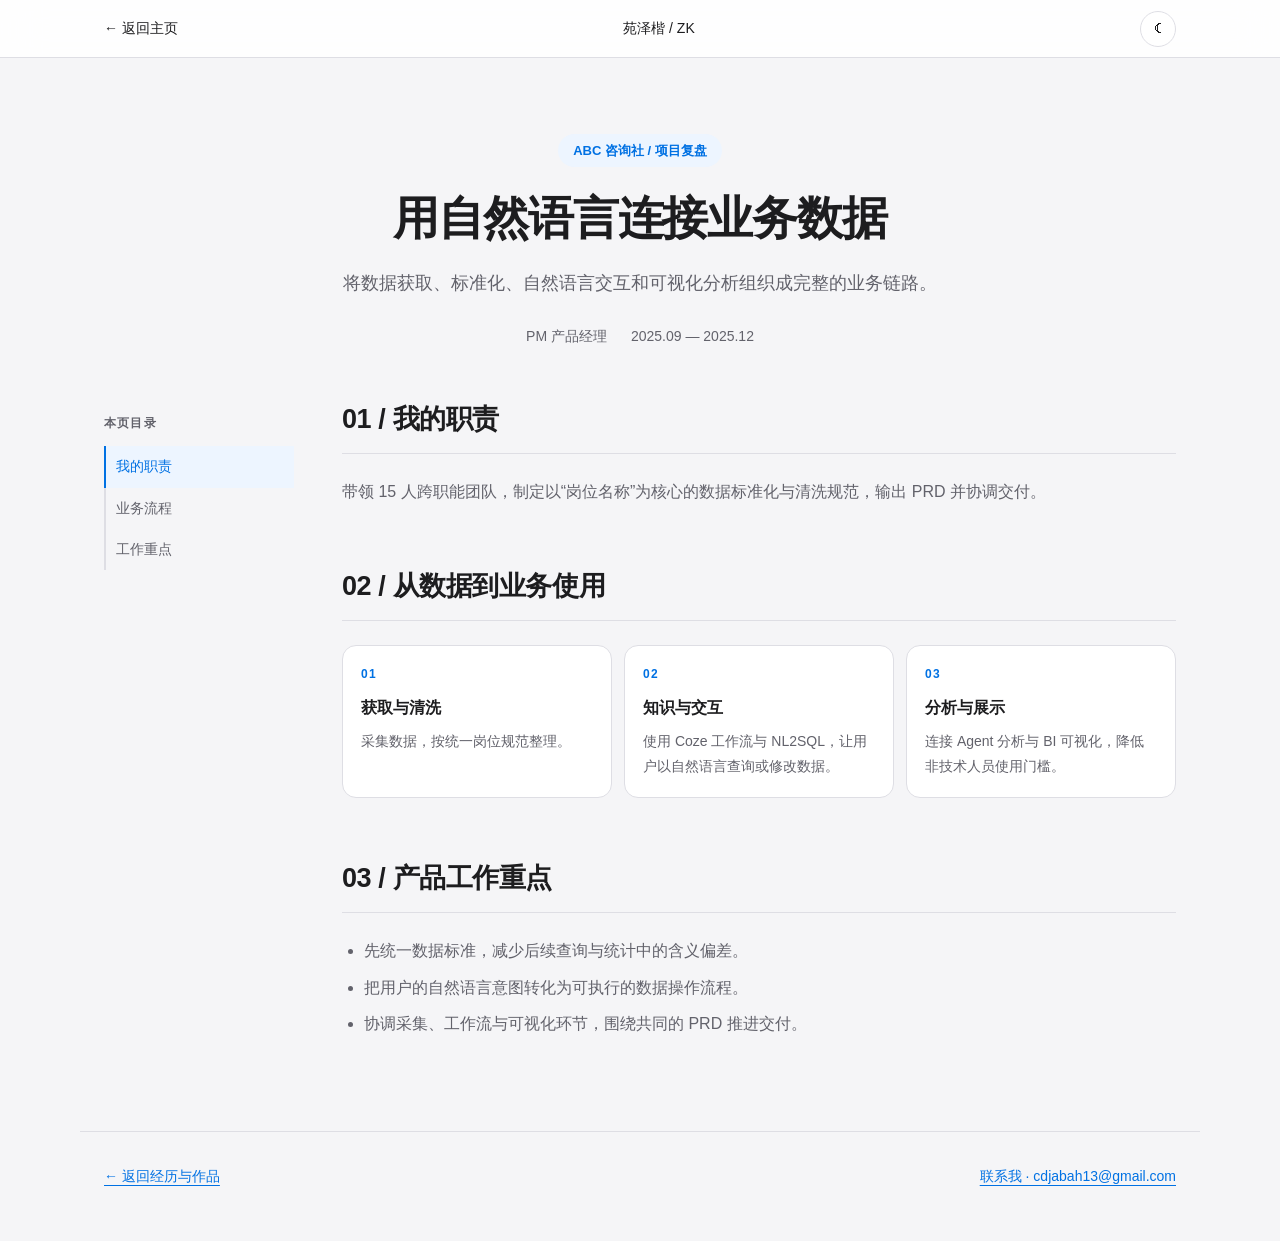
<file: abc-detail.html>
<!DOCTYPE html>
<html lang="zh-CN">
<head>
<meta charset="UTF-8">
<meta name="viewport" content="width=device-width,initial-scale=1">
<title>用自然语言连接业务数据 - 苑泽楷</title>
<meta name="description" content="将数据获取、标准化、自然语言交互和可视化分析组织成完整的业务链路。">
<script>try{document.documentElement.dataset.theme=localStorage.getItem('theme')||'light';}catch{}</script>
<link rel="stylesheet" href="assets/case-study.css">
</head>
<body>
<a class="skip-link" href="#content">跳至正文</a>
<nav class="case-nav" aria-label="详情页导航">
<div class="nav-inner">
<a href="index.html#experience">← 返回主页</a>
<a href="index.html#about">苑泽楷 / ZK</a>
<button type="button" class="theme-toggle" aria-label="切换深色模式">☾</button>
</div>
</nav>
<header class="case-header">
<span class="eyebrow">ABC 咨询社 / 项目复盘</span>
<h1>用自然语言连接业务数据</h1>
<p class="lead">将数据获取、标准化、自然语言交互和可视化分析组织成完整的业务链路。</p>
<div class="case-meta">
<span>PM 产品经理</span>
<span>2025.09 — 2025.12</span>
</div>
</header>
<div class="case-layout">
<aside class="case-toc" aria-label="文章目录">
<strong>本页目录</strong>
<a href="#overview">我的职责</a>
<a href="#workflow">业务流程</a>
<a href="#work">工作重点</a>
</aside>
<main class="case-body" id="content">
<section class="case-section" id="overview">
<h2>01 / 我的职责</h2>
<p>带领 15 人跨职能团队，制定以“岗位名称”为核心的数据标准化与清洗规范，输出 PRD 并协调交付。</p>
</section>
<section class="case-section" id="workflow">
<h2>02 / 从数据到业务使用</h2>
<ol class="process">
<li>
<strong>获取与清洗</strong>采集数据，按统一岗位规范整理。</li>
<li>
<strong>知识与交互</strong>使用 Coze 工作流与 NL2SQL，让用户以自然语言查询或修改数据。</li>
<li>
<strong>分析与展示</strong>连接 Agent 分析与 BI 可视化，降低非技术人员使用门槛。</li>
</ol>
</section>
<section class="case-section" id="work">
<h2>03 / 产品工作重点</h2>
<ul>
<li>先统一数据标准，减少后续查询与统计中的含义偏差。</li>
<li>把用户的自然语言意图转化为可执行的数据操作流程。</li>
<li>协调采集、工作流与可视化环节，围绕共同的 PRD 推进交付。</li>
</ul>
</section>

</main>
</div>
<footer class="case-footer">
<a href="index.html#experience">← 返回经历与作品</a>
<a href="mailto:cdjabah13@gmail.com">联系我 · cdjabah13@gmail.com</a>
</footer>
<dialog class="zoom-dialog" aria-label="图片放大查看">
<button class="zoom-close" type="button">关闭 ×</button>
<div class="zoom-viewport" tabindex="0" aria-label="放大图片，可滚动查看">
<img alt="">
</div>
<p>
</p>
</dialog>
<script src="assets/case-study.js">
</script>
</body>
</html>
</file>
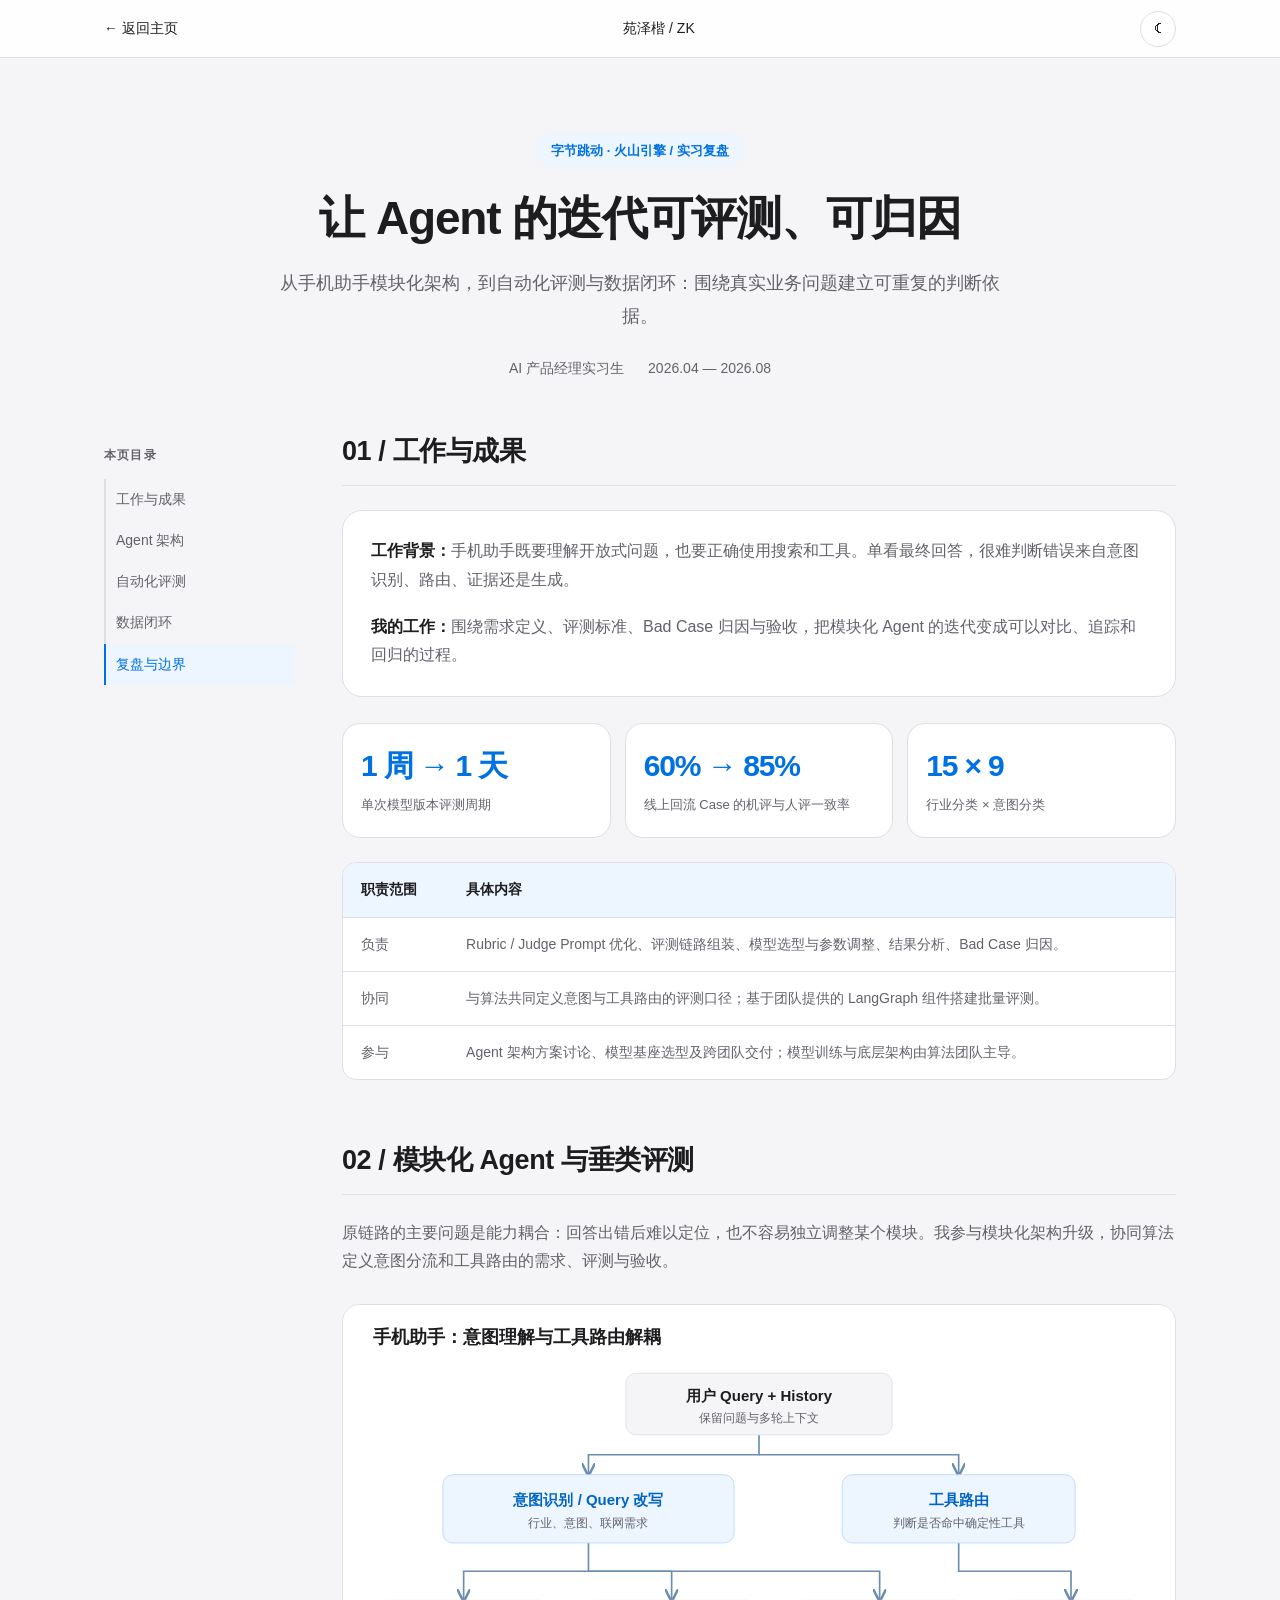
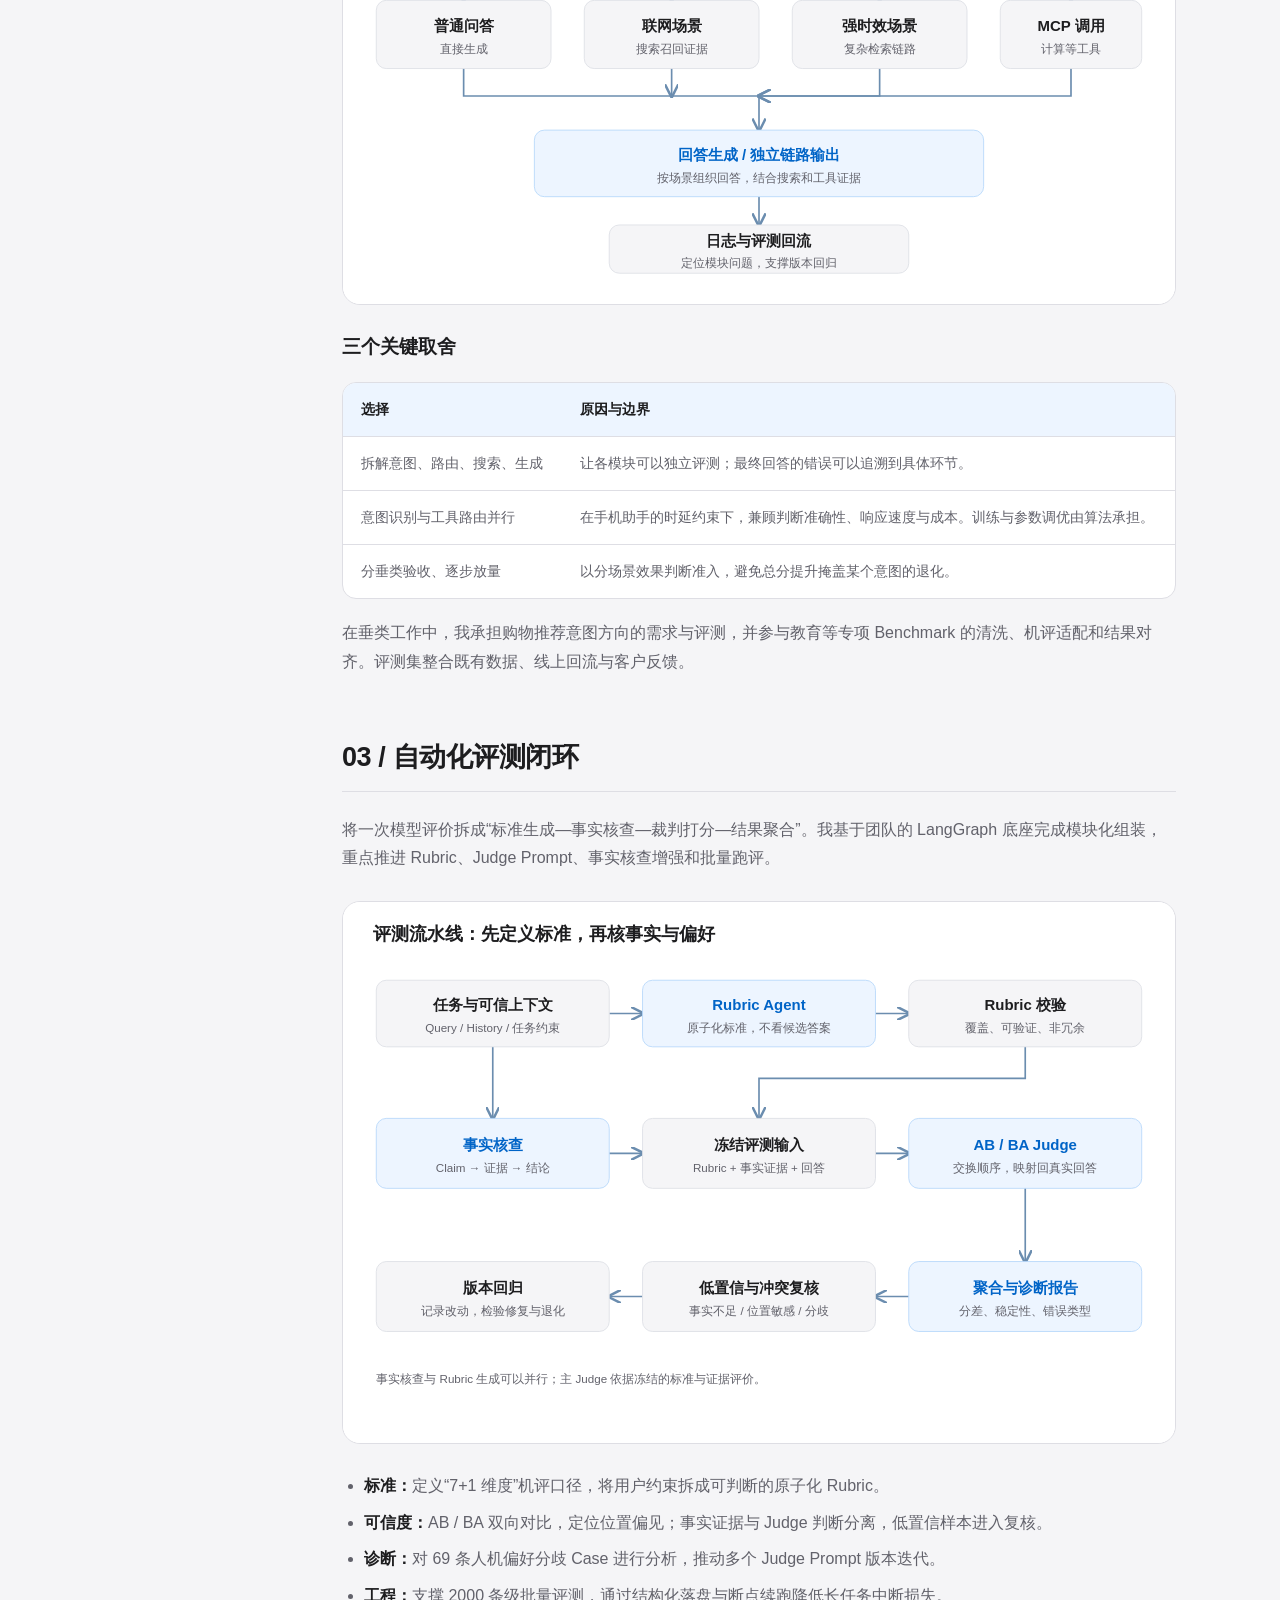
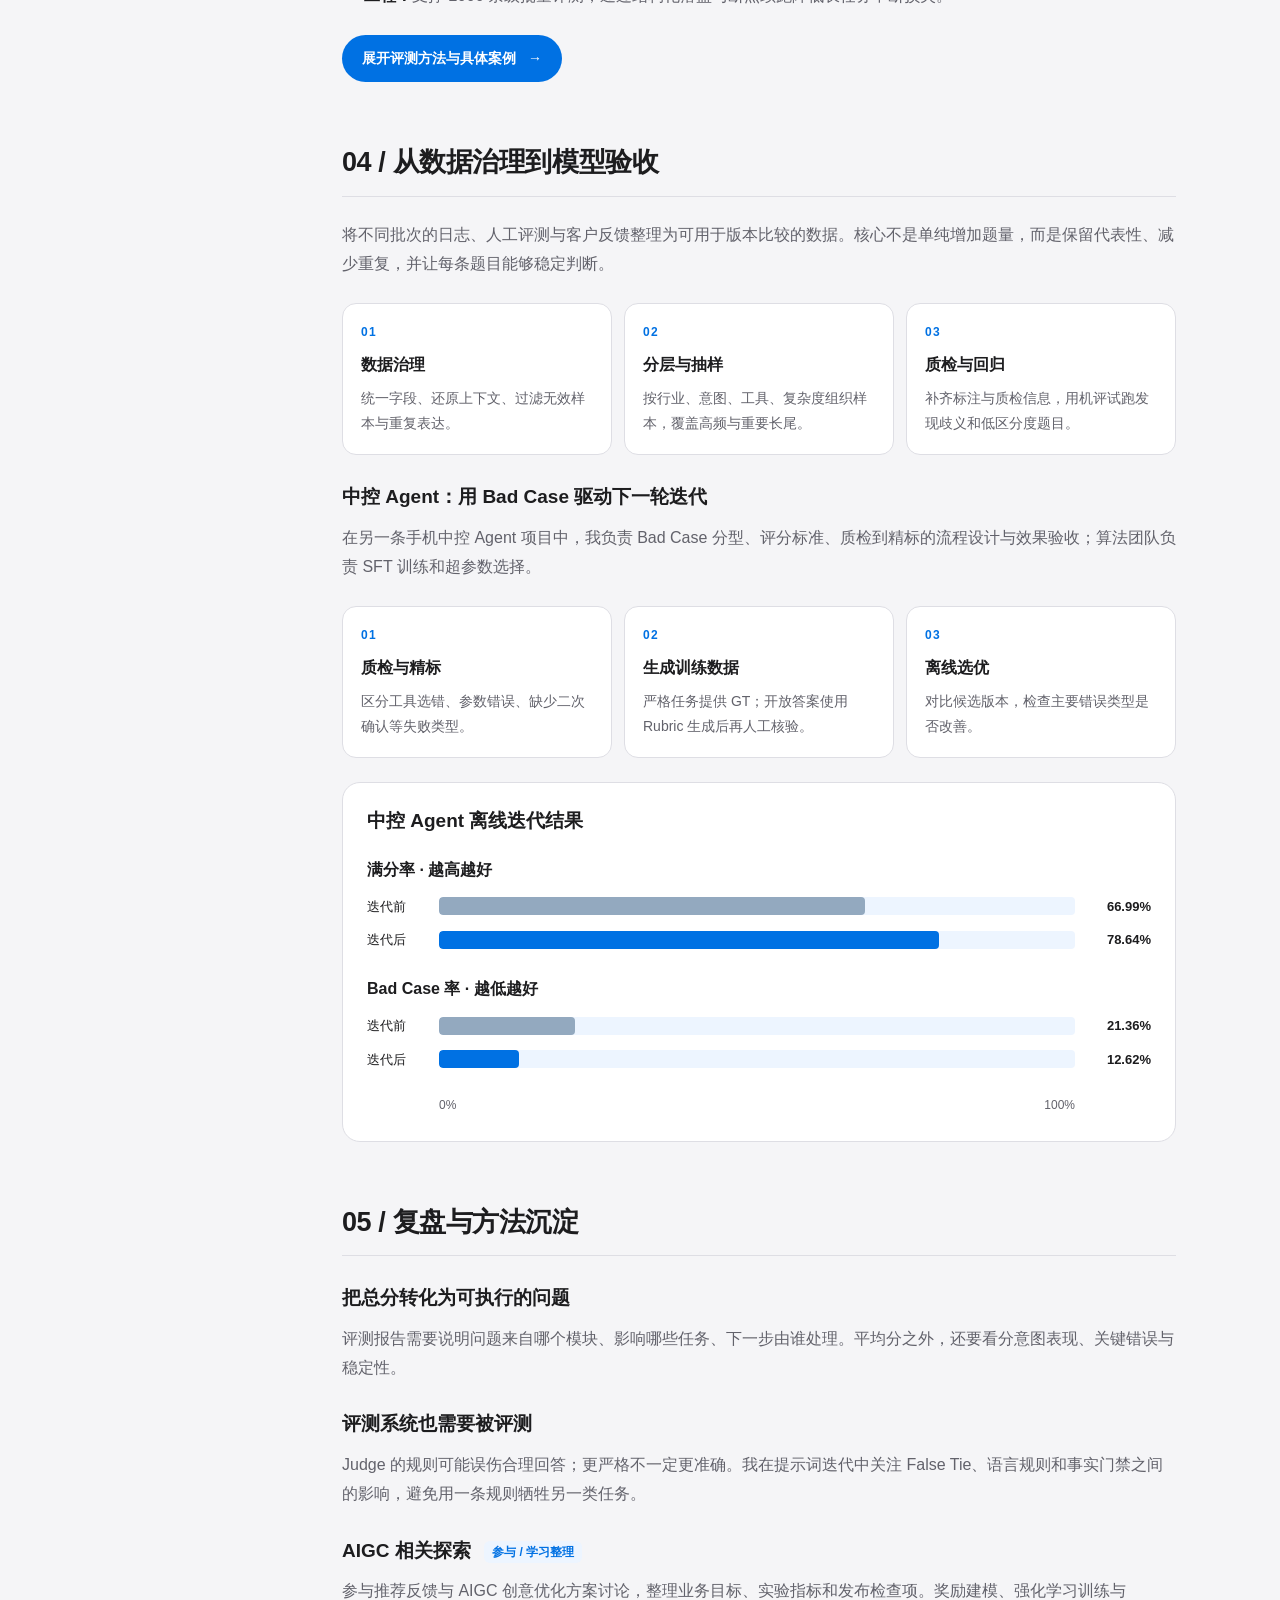
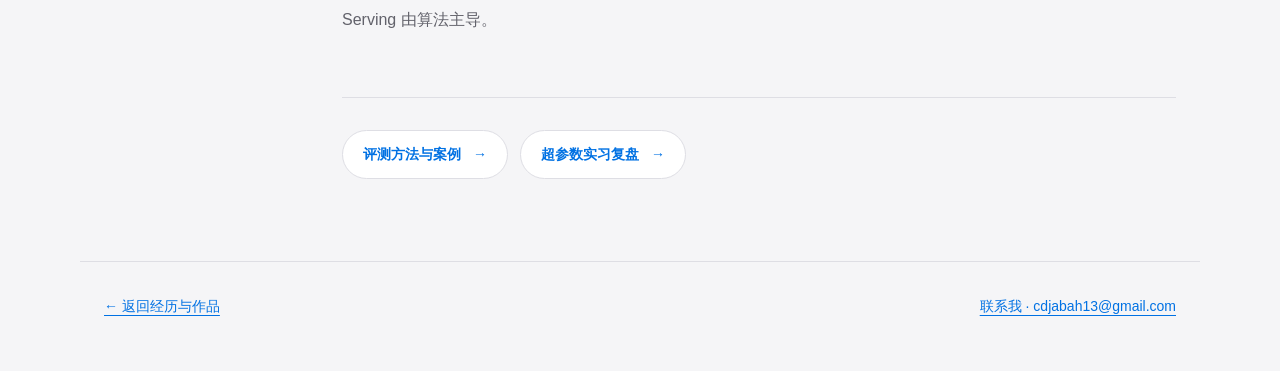
<file: bytedance-detail.html>
<!DOCTYPE html>
<html lang="zh-CN">
<head>
<meta charset="UTF-8">
<meta name="viewport" content="width=device-width,initial-scale=1">
<title>让 Agent 的迭代可评测、可归因 - 苑泽楷</title>
<meta name="description" content="从手机助手模块化架构，到自动化评测与数据闭环：围绕真实业务问题建立可重复的判断依据。">
<script>try{document.documentElement.dataset.theme=localStorage.getItem('theme')||'light';}catch{}</script>
<link rel="stylesheet" href="assets/case-study.css">
</head>
<body>
<a class="skip-link" href="#content">跳至正文</a>
<nav class="case-nav" aria-label="详情页导航">
<div class="nav-inner">
<a href="index.html#experience">← 返回主页</a>
<a href="index.html#about">苑泽楷 / ZK</a>
<button type="button" class="theme-toggle" aria-label="切换深色模式">☾</button>
</div>
</nav>
<header class="case-header">
<span class="eyebrow">字节跳动 · 火山引擎 / 实习复盘</span>
<h1>让 Agent 的迭代可评测、可归因</h1>
<p class="lead">从手机助手模块化架构，到自动化评测与数据闭环：围绕真实业务问题建立可重复的判断依据。</p>
<div class="case-meta">
<span>AI 产品经理实习生</span>
<span>2026.04 — 2026.08</span>
</div>
</header>
<div class="case-layout">
<aside class="case-toc" aria-label="文章目录">
<strong>本页目录</strong>
<a href="#overview">工作与成果</a>
<a href="#architecture">Agent 架构</a>
<a href="#evaluation">自动化评测</a>
<a href="#data-loop">数据闭环</a>
<a href="#reflection">复盘与边界</a>
</aside>
<main class="case-body" id="content">
<section class="case-section" id="overview">
<h2>01 / 工作与成果</h2>
<div class="summary-box">
<p>
<strong>工作背景：</strong>手机助手既要理解开放式问题，也要正确使用搜索和工具。单看最终回答，很难判断错误来自意图识别、路由、证据还是生成。</p>
<p>
<strong>我的工作：</strong>围绕需求定义、评测标准、Bad Case 归因与验收，把模块化 Agent 的迭代变成可以对比、追踪和回归的过程。</p>
</div>
<div class="stats">
<div class="stat">
<b>1 周 → 1 天</b>
<span>单次模型版本评测周期</span>
</div>
<div class="stat">
<b>60% → 85%</b>
<span>线上回流 Case 的机评与人评一致率</span>
</div>
<div class="stat">
<b>15 × 9</b>
<span>行业分类 × 意图分类</span>
</div>
</div>
<div class="table-wrap" role="region" aria-label="职责范围对照表" tabindex="0">
<table>
<thead>
<tr>
<th scope="col">职责范围</th>
<th scope="col">具体内容</th>
</tr>
</thead>
<tbody>
<tr>
<td>负责</td>
<td>Rubric / Judge Prompt 优化、评测链路组装、模型选型与参数调整、结果分析、Bad Case 归因。</td>
</tr>
<tr>
<td>协同</td>
<td>与算法共同定义意图与工具路由的评测口径；基于团队提供的 LangGraph 组件搭建批量评测。</td>
</tr>
<tr>
<td>参与</td>
<td>Agent 架构方案讨论、模型基座选型及跨团队交付；模型训练与底层架构由算法团队主导。</td>
</tr>
</tbody>
</table>
</div>
</section>
<section class="case-section" id="architecture">
<h2>02 / 模块化 Agent 与垂类评测</h2>
<p>原链路的主要问题是能力耦合：回答出错后难以定位，也不容易独立调整某个模块。我参与模块化架构升级，协同算法定义意图分流和工具路由的需求、评测与验收。</p>
<figure class="figure">
<a href="assets/cases/assistant-architecture.svg" data-zoom aria-label="放大查看：手机助手意图理解、搜索、MCP 工具与回答生成的模块关系">
<img src="assets/cases/assistant-architecture.svg" alt="手机助手意图理解、搜索、MCP 工具与回答生成的模块关系" loading="lazy">
</a>
</figure>
<h3>三个关键取舍</h3>
<div class="table-wrap" role="region" aria-label="选择对照表" tabindex="0">
<table>
<thead>
<tr>
<th scope="col">选择</th>
<th scope="col">原因与边界</th>
</tr>
</thead>
<tbody>
<tr>
<td>拆解意图、路由、搜索、生成</td>
<td>让各模块可以独立评测；最终回答的错误可以追溯到具体环节。</td>
</tr>
<tr>
<td>意图识别与工具路由并行</td>
<td>在手机助手的时延约束下，兼顾判断准确性、响应速度与成本。训练与参数调优由算法承担。</td>
</tr>
<tr>
<td>分垂类验收、逐步放量</td>
<td>以分场景效果判断准入，避免总分提升掩盖某个意图的退化。</td>
</tr>
</tbody>
</table>
</div>
<p>在垂类工作中，我承担购物推荐意图方向的需求与评测，并参与教育等专项 Benchmark 的清洗、机评适配和结果对齐。评测集整合既有数据、线上回流与客户反馈。</p>
</section>
<section class="case-section" id="evaluation">
<h2>03 / 自动化评测闭环</h2>
<p>将一次模型评价拆成“标准生成—事实核查—裁判打分—结果聚合”。我基于团队的 LangGraph 底座完成模块化组装，重点推进 Rubric、Judge Prompt、事实核查增强和批量跑评。</p>
<figure class="figure">
<a href="assets/cases/evaluation-pipeline.svg" data-zoom aria-label="放大查看：Rubric、事实核查、双向 Judge 与人工复核组成的评测流程">
<img src="assets/cases/evaluation-pipeline.svg" alt="Rubric、事实核查、双向 Judge 与人工复核组成的评测流程" loading="lazy">
</a>
</figure>
<ul>
<li>
<strong>标准：</strong>定义“7+1 维度”机评口径，将用户约束拆成可判断的原子化 Rubric。</li>
<li>
<strong>可信度：</strong>AB / BA 双向对比，定位位置偏见；事实证据与 Judge 判断分离，低置信样本进入复核。</li>
<li>
<strong>诊断：</strong>对 69 条人机偏好分歧 Case 进行分析，推动多个 Judge Prompt 版本迭代。</li>
<li>
<strong>工程：</strong>支撑 2000 条级批量评测，通过结构化落盘与断点续跑降低长任务中断损失。</li>
</ul>
<div class="action-row">
<a class="action" href="bytedance-evaluation.html">展开评测方法与具体案例 <span aria-hidden="true">→</span>
</a>
</div>
</section>
<section class="case-section" id="data-loop">
<h2>04 / 从数据治理到模型验收</h2>
<p>将不同批次的日志、人工评测与客户反馈整理为可用于版本比较的数据。核心不是单纯增加题量，而是保留代表性、减少重复，并让每条题目能够稳定判断。</p>
<ol class="process">
<li>
<strong>数据治理</strong>统一字段、还原上下文、过滤无效样本与重复表达。</li>
<li>
<strong>分层与抽样</strong>按行业、意图、工具、复杂度组织样本，覆盖高频与重要长尾。</li>
<li>
<strong>质检与回归</strong>补齐标注与质检信息，用机评试跑发现歧义和低区分度题目。</li>
</ol>
<h3>中控 Agent：用 Bad Case 驱动下一轮迭代</h3>
<p>在另一条手机中控 Agent 项目中，我负责 Bad Case 分型、评分标准、质检到精标的流程设计与效果验收；算法团队负责 SFT 训练和超参数选择。</p>
<ol class="process">
<li>
<strong>质检与精标</strong>区分工具选错、参数错误、缺少二次确认等失败类型。</li>
<li>
<strong>生成训练数据</strong>严格任务提供 GT；开放答案使用 Rubric 生成后再人工核验。</li>
<li>
<strong>离线选优</strong>对比候选版本，检查主要错误类型是否改善。</li>
</ol>
<div class="chart" role="img" aria-label="中控 Agent 离线迭代结果：满分率从66.99%提升到78.64%；Bad Case率从21.36%降至12.62%。">
<h3>中控 Agent 离线迭代结果</h3>
<div class="bar-group">
<strong>满分率 · 越高越好</strong>
<div class="bar-row">
<span>迭代前</span>
<div class="track">
<div class="bar before" style="width:66.99%">
</div>
</div>
<b>66.99%</b>
</div>
<div class="bar-row">
<span>迭代后</span>
<div class="track">
<div class="bar" style="width:78.64%">
</div>
</div>
<b>78.64%</b>
</div>
</div>
<div class="bar-group">
<strong>Bad Case 率 · 越低越好</strong>
<div class="bar-row">
<span>迭代前</span>
<div class="track">
<div class="bar before" style="width:21.36%">
</div>
</div>
<b>21.36%</b>
</div>
<div class="bar-row">
<span>迭代后</span>
<div class="track">
<div class="bar" style="width:12.62%">
</div>
</div>
<b>12.62%</b>
</div>
</div>
<div class="axis">
<span>0%</span>
<span>100%</span>
</div>
</div>
</section>
<section class="case-section" id="reflection">
<h2>05 / 复盘与方法沉淀</h2>
<h3>把总分转化为可执行的问题</h3>
<p>评测报告需要说明问题来自哪个模块、影响哪些任务、下一步由谁处理。平均分之外，还要看分意图表现、关键错误与稳定性。</p>
<h3>评测系统也需要被评测</h3>
<p>Judge 的规则可能误伤合理回答；更严格不一定更准确。我在提示词迭代中关注 False Tie、语言规则和事实门禁之间的影响，避免用一条规则牺牲另一类任务。</p>
<h3>AIGC 相关探索 <span class="status">参与 / 学习整理</span>
</h3>
<p>参与推荐反馈与 AIGC 创意优化方案讨论，整理业务目标、实验指标和发布检查项。奖励建模、强化学习训练与 Serving 由算法主导。</p>
</section>
<nav class="case-related" aria-label="相关内容">
<div class="action-row">
<a class="action secondary" href="bytedance-evaluation.html">评测方法与案例 <span aria-hidden="true">→</span>
</a>
<a class="action secondary" href="hyperparam-detail.html">超参数实习复盘 <span aria-hidden="true">→</span>
</a>
</div>
</nav>
</main>
</div>
<footer class="case-footer">
<a href="index.html#experience">← 返回经历与作品</a>
<a href="mailto:cdjabah13@gmail.com">联系我 · cdjabah13@gmail.com</a>
</footer>
<dialog class="zoom-dialog" aria-label="图片放大查看">
<button class="zoom-close" type="button">关闭 ×</button>
<div class="zoom-viewport" tabindex="0" aria-label="放大图片，可滚动查看">
<img alt="">
</div>
<p>
</p>
</dialog>
<script src="assets/case-study.js">
</script>
</body>
</html>
</file>
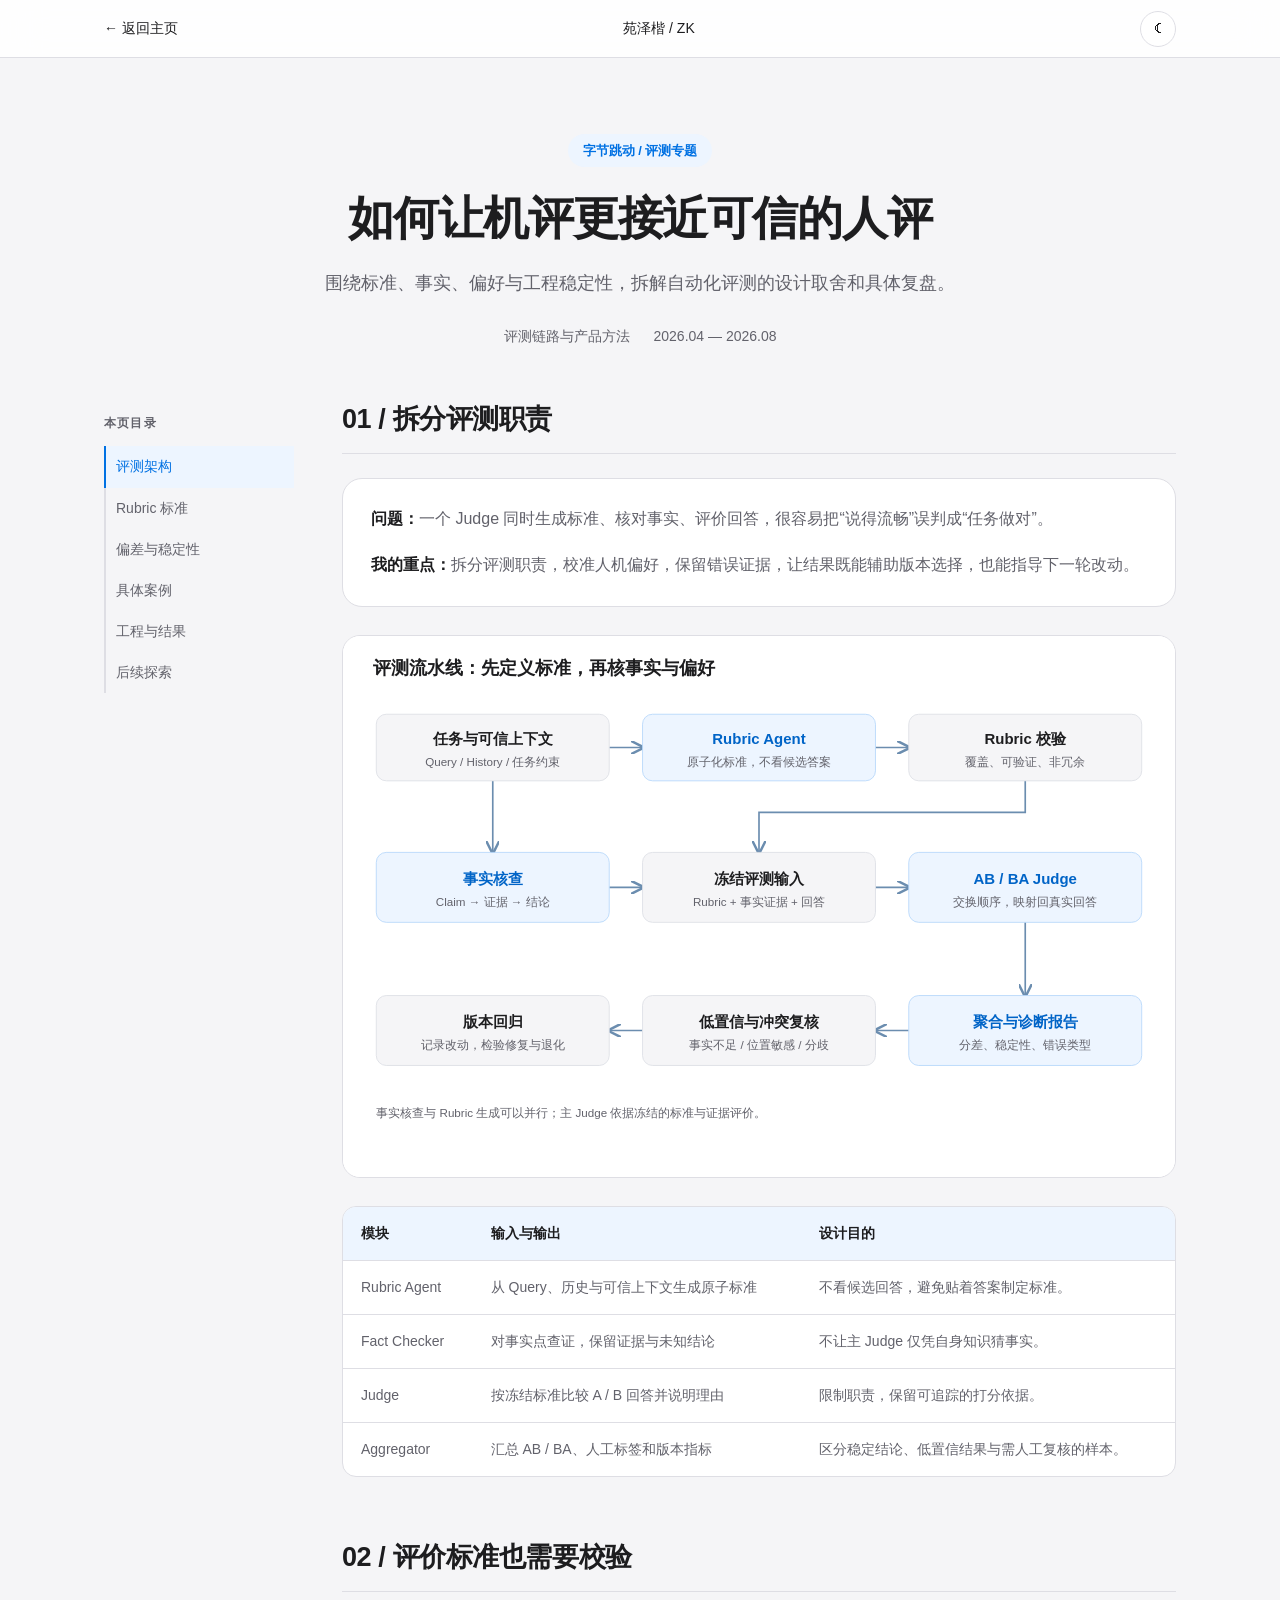
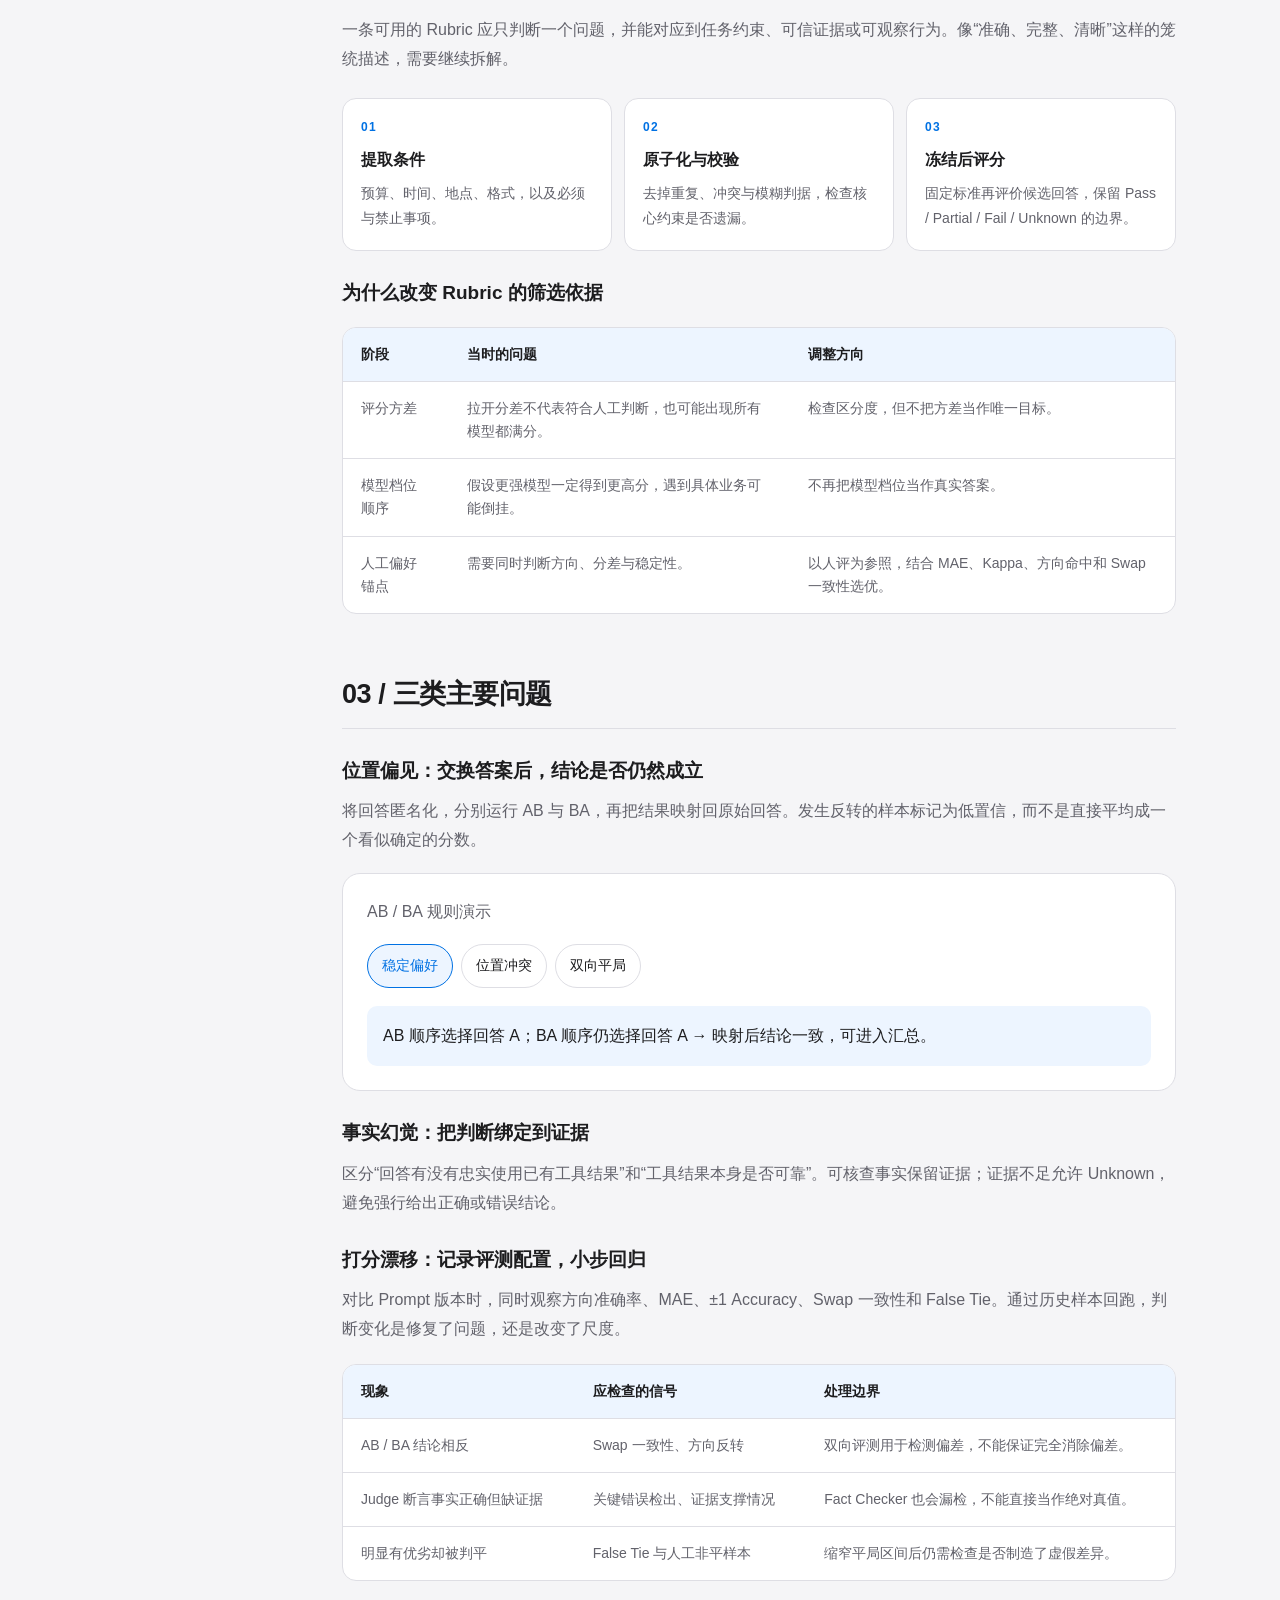
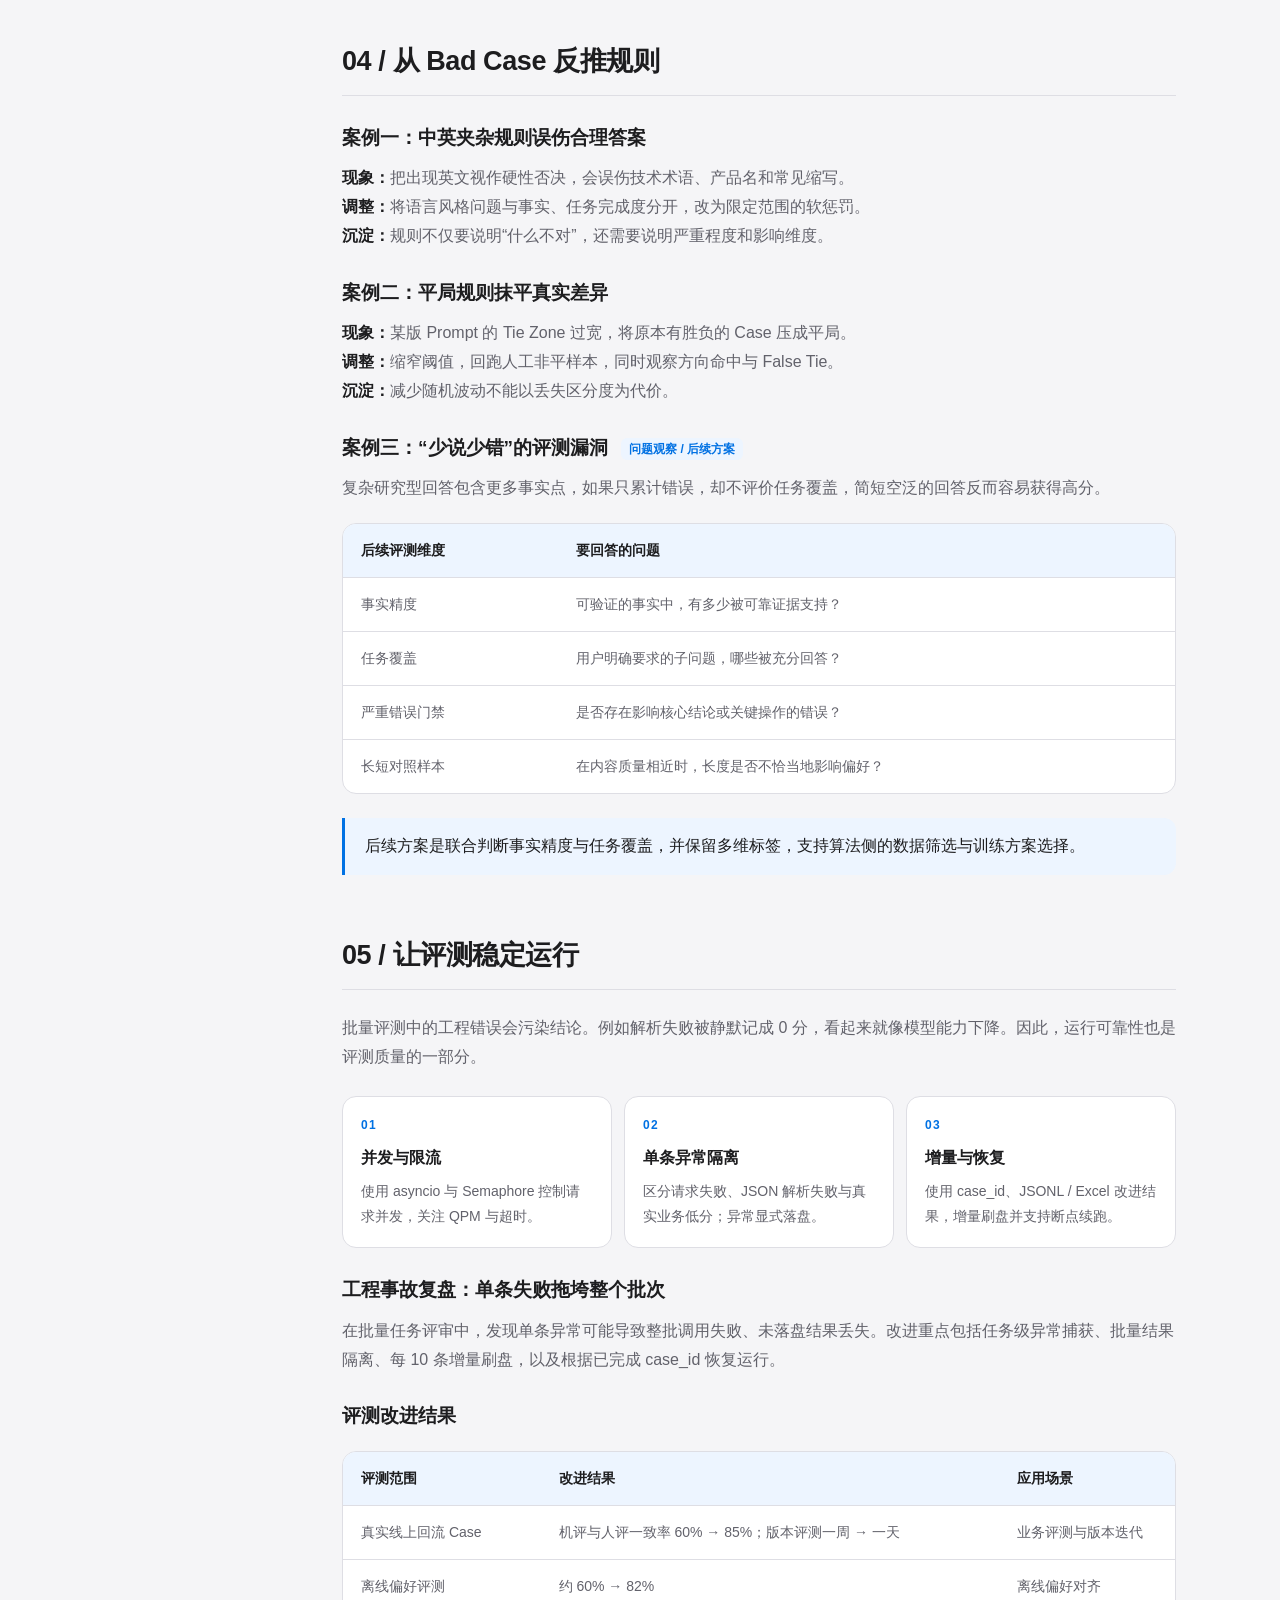
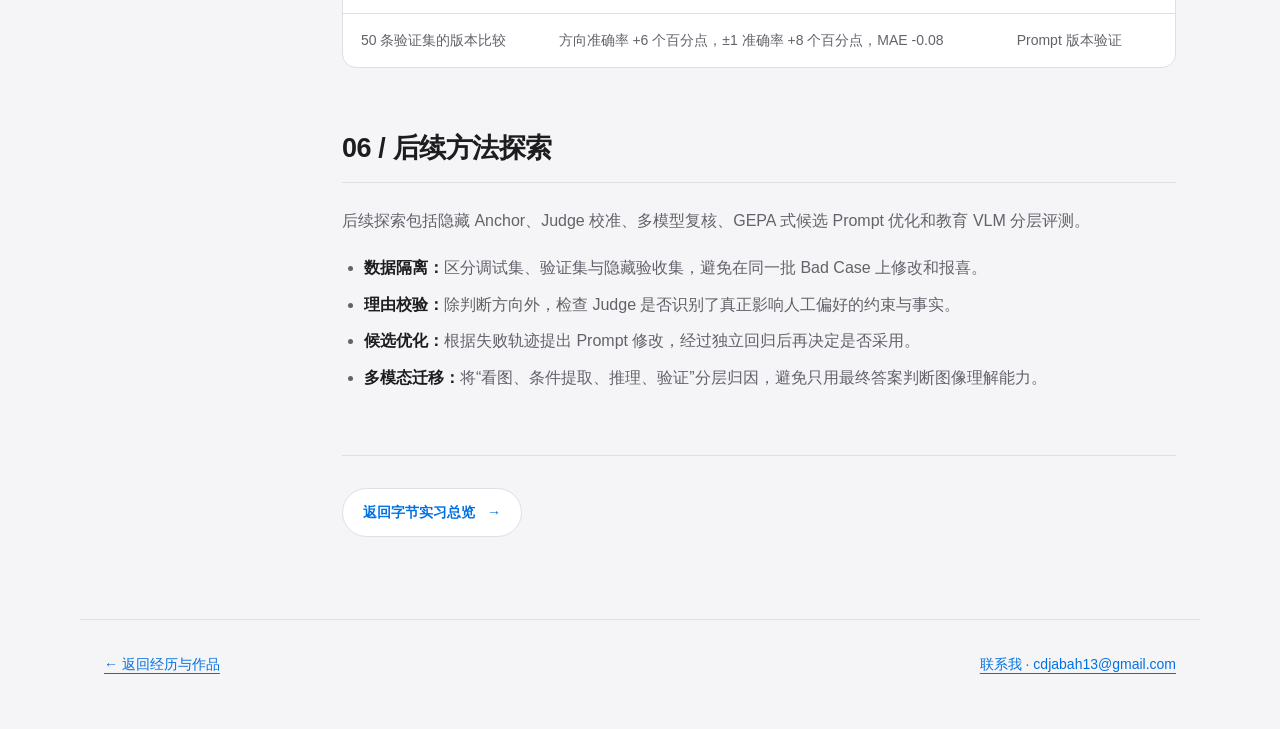
<file: bytedance-evaluation.html>
<!DOCTYPE html>
<html lang="zh-CN">
<head>
<meta charset="UTF-8">
<meta name="viewport" content="width=device-width,initial-scale=1">
<title>如何让机评更接近可信的人评 - 苑泽楷</title>
<meta name="description" content="围绕标准、事实、偏好与工程稳定性，拆解自动化评测的设计取舍和具体复盘。">
<script>try{document.documentElement.dataset.theme=localStorage.getItem('theme')||'light';}catch{}</script>
<link rel="stylesheet" href="assets/case-study.css">
</head>
<body>
<a class="skip-link" href="#content">跳至正文</a>
<nav class="case-nav" aria-label="详情页导航">
<div class="nav-inner">
<a href="index.html#experience">← 返回主页</a>
<a href="index.html#about">苑泽楷 / ZK</a>
<button type="button" class="theme-toggle" aria-label="切换深色模式">☾</button>
</div>
</nav>
<header class="case-header">
<span class="eyebrow">字节跳动 / 评测专题</span>
<h1>如何让机评更接近可信的人评</h1>
<p class="lead">围绕标准、事实、偏好与工程稳定性，拆解自动化评测的设计取舍和具体复盘。</p>
<div class="case-meta">
<span>评测链路与产品方法</span>
<span>2026.04 — 2026.08</span>
</div>
</header>
<div class="case-layout">
<aside class="case-toc" aria-label="文章目录">
<strong>本页目录</strong>
<a href="#pipeline">评测架构</a>
<a href="#rubric">Rubric 标准</a>
<a href="#bias">偏差与稳定性</a>
<a href="#cases">具体案例</a>
<a href="#engineering">工程与结果</a>
<a href="#next">后续探索</a>
</aside>
<main class="case-body" id="content">
<section class="case-section" id="pipeline">
<h2>01 / 拆分评测职责</h2>
<div class="summary-box">
<p>
<strong>问题：</strong>一个 Judge 同时生成标准、核对事实、评价回答，很容易把“说得流畅”误判成“任务做对”。</p>
<p>
<strong>我的重点：</strong>拆分评测职责，校准人机偏好，保留错误证据，让结果既能辅助版本选择，也能指导下一轮改动。</p>
</div>
<figure class="figure">
<a href="assets/cases/evaluation-pipeline.svg" data-zoom aria-label="放大查看：任务标准、事实核查和双向评测彼此隔离的流程">
<img src="assets/cases/evaluation-pipeline.svg" alt="任务标准、事实核查和双向评测彼此隔离的流程" loading="lazy">
</a>
</figure>
<div class="table-wrap" role="region" aria-label="模块对照表" tabindex="0">
<table>
<thead>
<tr>
<th scope="col">模块</th>
<th scope="col">输入与输出</th>
<th scope="col">设计目的</th>
</tr>
</thead>
<tbody>
<tr>
<td>Rubric Agent</td>
<td>从 Query、历史与可信上下文生成原子标准</td>
<td>不看候选回答，避免贴着答案制定标准。</td>
</tr>
<tr>
<td>Fact Checker</td>
<td>对事实点查证，保留证据与未知结论</td>
<td>不让主 Judge 仅凭自身知识猜事实。</td>
</tr>
<tr>
<td>Judge</td>
<td>按冻结标准比较 A / B 回答并说明理由</td>
<td>限制职责，保留可追踪的打分依据。</td>
</tr>
<tr>
<td>Aggregator</td>
<td>汇总 AB / BA、人工标签和版本指标</td>
<td>区分稳定结论、低置信结果与需人工复核的样本。</td>
</tr>
</tbody>
</table>
</div>
</section>
<section class="case-section" id="rubric">
<h2>02 / 评价标准也需要校验</h2>
<p>一条可用的 Rubric 应只判断一个问题，并能对应到任务约束、可信证据或可观察行为。像“准确、完整、清晰”这样的笼统描述，需要继续拆解。</p>
<ol class="process">
<li>
<strong>提取条件</strong>预算、时间、地点、格式，以及必须与禁止事项。</li>
<li>
<strong>原子化与校验</strong>去掉重复、冲突与模糊判据，检查核心约束是否遗漏。</li>
<li>
<strong>冻结后评分</strong>固定标准再评价候选回答，保留 Pass / Partial / Fail / Unknown 的边界。</li>
</ol>
<h3>为什么改变 Rubric 的筛选依据</h3>
<div class="table-wrap" role="region" aria-label="阶段对照表" tabindex="0">
<table>
<thead>
<tr>
<th scope="col">阶段</th>
<th scope="col">当时的问题</th>
<th scope="col">调整方向</th>
</tr>
</thead>
<tbody>
<tr>
<td>评分方差</td>
<td>拉开分差不代表符合人工判断，也可能出现所有模型都满分。</td>
<td>检查区分度，但不把方差当作唯一目标。</td>
</tr>
<tr>
<td>模型档位顺序</td>
<td>假设更强模型一定得到更高分，遇到具体业务可能倒挂。</td>
<td>不再把模型档位当作真实答案。</td>
</tr>
<tr>
<td>人工偏好锚点</td>
<td>需要同时判断方向、分差与稳定性。</td>
<td>以人评为参照，结合 MAE、Kappa、方向命中和 Swap 一致性选优。</td>
</tr>
</tbody>
</table>
</div>
</section>
<section class="case-section" id="bias">
<h2>03 / 三类主要问题</h2>
<h3>位置偏见：交换答案后，结论是否仍然成立</h3>
<p>将回答匿名化，分别运行 AB 与 BA，再把结果映射回原始回答。发生反转的样本标记为低置信，而不是直接平均成一个看似确定的分数。</p>
<div class="comparison-demo">
<p>AB / BA 规则演示</p>
<div class="demo-options" aria-label="选择双向评测结果">
<button type="button" data-demo-state="stable" aria-pressed="true">稳定偏好</button>
<button type="button" data-demo-state="conflict" aria-pressed="false">位置冲突</button>
<button type="button" data-demo-state="tie" aria-pressed="false">双向平局</button>
</div>
<output id="swap-result" aria-live="polite">AB 顺序选择回答 A；BA 顺序仍选择回答 A → 映射后结论一致，可进入汇总。</output>
</div>
<h3>事实幻觉：把判断绑定到证据</h3>
<p>区分“回答有没有忠实使用已有工具结果”和“工具结果本身是否可靠”。可核查事实保留证据；证据不足允许 Unknown，避免强行给出正确或错误结论。</p>
<h3>打分漂移：记录评测配置，小步回归</h3>
<p>对比 Prompt 版本时，同时观察方向准确率、MAE、±1 Accuracy、Swap 一致性和 False Tie。通过历史样本回跑，判断变化是修复了问题，还是改变了尺度。</p>
<div class="table-wrap" role="region" aria-label="现象对照表" tabindex="0">
<table>
<thead>
<tr>
<th scope="col">现象</th>
<th scope="col">应检查的信号</th>
<th scope="col">处理边界</th>
</tr>
</thead>
<tbody>
<tr>
<td>AB / BA 结论相反</td>
<td>Swap 一致性、方向反转</td>
<td>双向评测用于检测偏差，不能保证完全消除偏差。</td>
</tr>
<tr>
<td>Judge 断言事实正确但缺证据</td>
<td>关键错误检出、证据支撑情况</td>
<td>Fact Checker 也会漏检，不能直接当作绝对真值。</td>
</tr>
<tr>
<td>明显有优劣却被判平</td>
<td>False Tie 与人工非平样本</td>
<td>缩窄平局区间后仍需检查是否制造了虚假差异。</td>
</tr>
</tbody>
</table>
</div>
</section>
<section class="case-section" id="cases">
<h2>04 / 从 Bad Case 反推规则</h2>
<h3>案例一：中英夹杂规则误伤合理答案</h3>
<p>
<strong>现象：</strong>把出现英文视作硬性否决，会误伤技术术语、产品名和常见缩写。<br>
<strong>调整：</strong>将语言风格问题与事实、任务完成度分开，改为限定范围的软惩罚。<br>
<strong>沉淀：</strong>规则不仅要说明“什么不对”，还需要说明严重程度和影响维度。</p>
<h3>案例二：平局规则抹平真实差异</h3>
<p>
<strong>现象：</strong>某版 Prompt 的 Tie Zone 过宽，将原本有胜负的 Case 压成平局。<br>
<strong>调整：</strong>缩窄阈值，回跑人工非平样本，同时观察方向命中与 False Tie。<br>
<strong>沉淀：</strong>减少随机波动不能以丢失区分度为代价。</p>
<h3>案例三：“少说少错”的评测漏洞 <span class="status">问题观察 / 后续方案</span>
</h3>
<p>复杂研究型回答包含更多事实点，如果只累计错误，却不评价任务覆盖，简短空泛的回答反而容易获得高分。</p>
<div class="table-wrap" role="region" aria-label="后续评测维度对照表" tabindex="0">
<table>
<thead>
<tr>
<th scope="col">后续评测维度</th>
<th scope="col">要回答的问题</th>
</tr>
</thead>
<tbody>
<tr>
<td>事实精度</td>
<td>可验证的事实中，有多少被可靠证据支持？</td>
</tr>
<tr>
<td>任务覆盖</td>
<td>用户明确要求的子问题，哪些被充分回答？</td>
</tr>
<tr>
<td>严重错误门禁</td>
<td>是否存在影响核心结论或关键操作的错误？</td>
</tr>
<tr>
<td>长短对照样本</td>
<td>在内容质量相近时，长度是否不恰当地影响偏好？</td>
</tr>
</tbody>
</table>
</div>
<div class="callout">
<p>后续方案是联合判断事实精度与任务覆盖，并保留多维标签，支持算法侧的数据筛选与训练方案选择。</p>
</div>
</section>
<section class="case-section" id="engineering">
<h2>05 / 让评测稳定运行</h2>
<p>批量评测中的工程错误会污染结论。例如解析失败被静默记成 0 分，看起来就像模型能力下降。因此，运行可靠性也是评测质量的一部分。</p>
<ol class="process">
<li>
<strong>并发与限流</strong>使用 asyncio 与 Semaphore 控制请求并发，关注 QPM 与超时。</li>
<li>
<strong>单条异常隔离</strong>区分请求失败、JSON 解析失败与真实业务低分；异常显式落盘。</li>
<li>
<strong>增量与恢复</strong>使用 case_id、JSONL / Excel 改进结果，增量刷盘并支持断点续跑。</li>
</ol>
<h3>工程事故复盘：单条失败拖垮整个批次</h3>
<p>在批量任务评审中，发现单条异常可能导致整批调用失败、未落盘结果丢失。改进重点包括任务级异常捕获、批量结果隔离、每 10 条增量刷盘，以及根据已完成 case_id 恢复运行。</p>
<h3>评测改进结果</h3>
<div class="table-wrap" role="region" aria-label="评测范围对照表" tabindex="0">
<table>
<thead>
<tr>
<th scope="col">评测范围</th>
<th scope="col">改进结果</th>
<th scope="col">应用场景</th>
</tr>
</thead>
<tbody>
<tr>
<td>真实线上回流 Case</td>
<td>机评与人评一致率 60% → 85%；版本评测一周 → 一天</td>
<td>业务评测与版本迭代</td>
</tr>
<tr>
<td>离线偏好评测</td>
<td>约 60% → 82%</td>
<td>离线偏好对齐</td>
</tr>
<tr>
<td>50 条验证集的版本比较</td>
<td>方向准确率 +6 个百分点，±1 准确率 +8 个百分点，MAE -0.08</td>
<td>Prompt 版本验证</td>
</tr>
</tbody>
</table>
</div>
</section>
<section class="case-section" id="next">
<h2>06 / 后续方法探索</h2>
<p>后续探索包括隐藏 Anchor、Judge 校准、多模型复核、GEPA 式候选 Prompt 优化和教育 VLM 分层评测。</p>
<ul>
<li>
<strong>数据隔离：</strong>区分调试集、验证集与隐藏验收集，避免在同一批 Bad Case 上修改和报喜。</li>
<li>
<strong>理由校验：</strong>除判断方向外，检查 Judge 是否识别了真正影响人工偏好的约束与事实。</li>
<li>
<strong>候选优化：</strong>根据失败轨迹提出 Prompt 修改，经过独立回归后再决定是否采用。</li>
<li>
<strong>多模态迁移：</strong>将“看图、条件提取、推理、验证”分层归因，避免只用最终答案判断图像理解能力。</li>
</ul>
</section>
<nav class="case-related" aria-label="相关内容">
<div class="action-row">
<a class="action secondary" href="bytedance-detail.html">返回字节实习总览 <span aria-hidden="true">→</span>
</a>
</div>
</nav>
</main>
</div>
<footer class="case-footer">
<a href="index.html#experience">← 返回经历与作品</a>
<a href="mailto:cdjabah13@gmail.com">联系我 · cdjabah13@gmail.com</a>
</footer>
<dialog class="zoom-dialog" aria-label="图片放大查看">
<button class="zoom-close" type="button">关闭 ×</button>
<div class="zoom-viewport" tabindex="0" aria-label="放大图片，可滚动查看">
<img alt="">
</div>
<p>
</p>
</dialog>
<script src="assets/case-study.js">
</script>
</body>
</html>
</file>
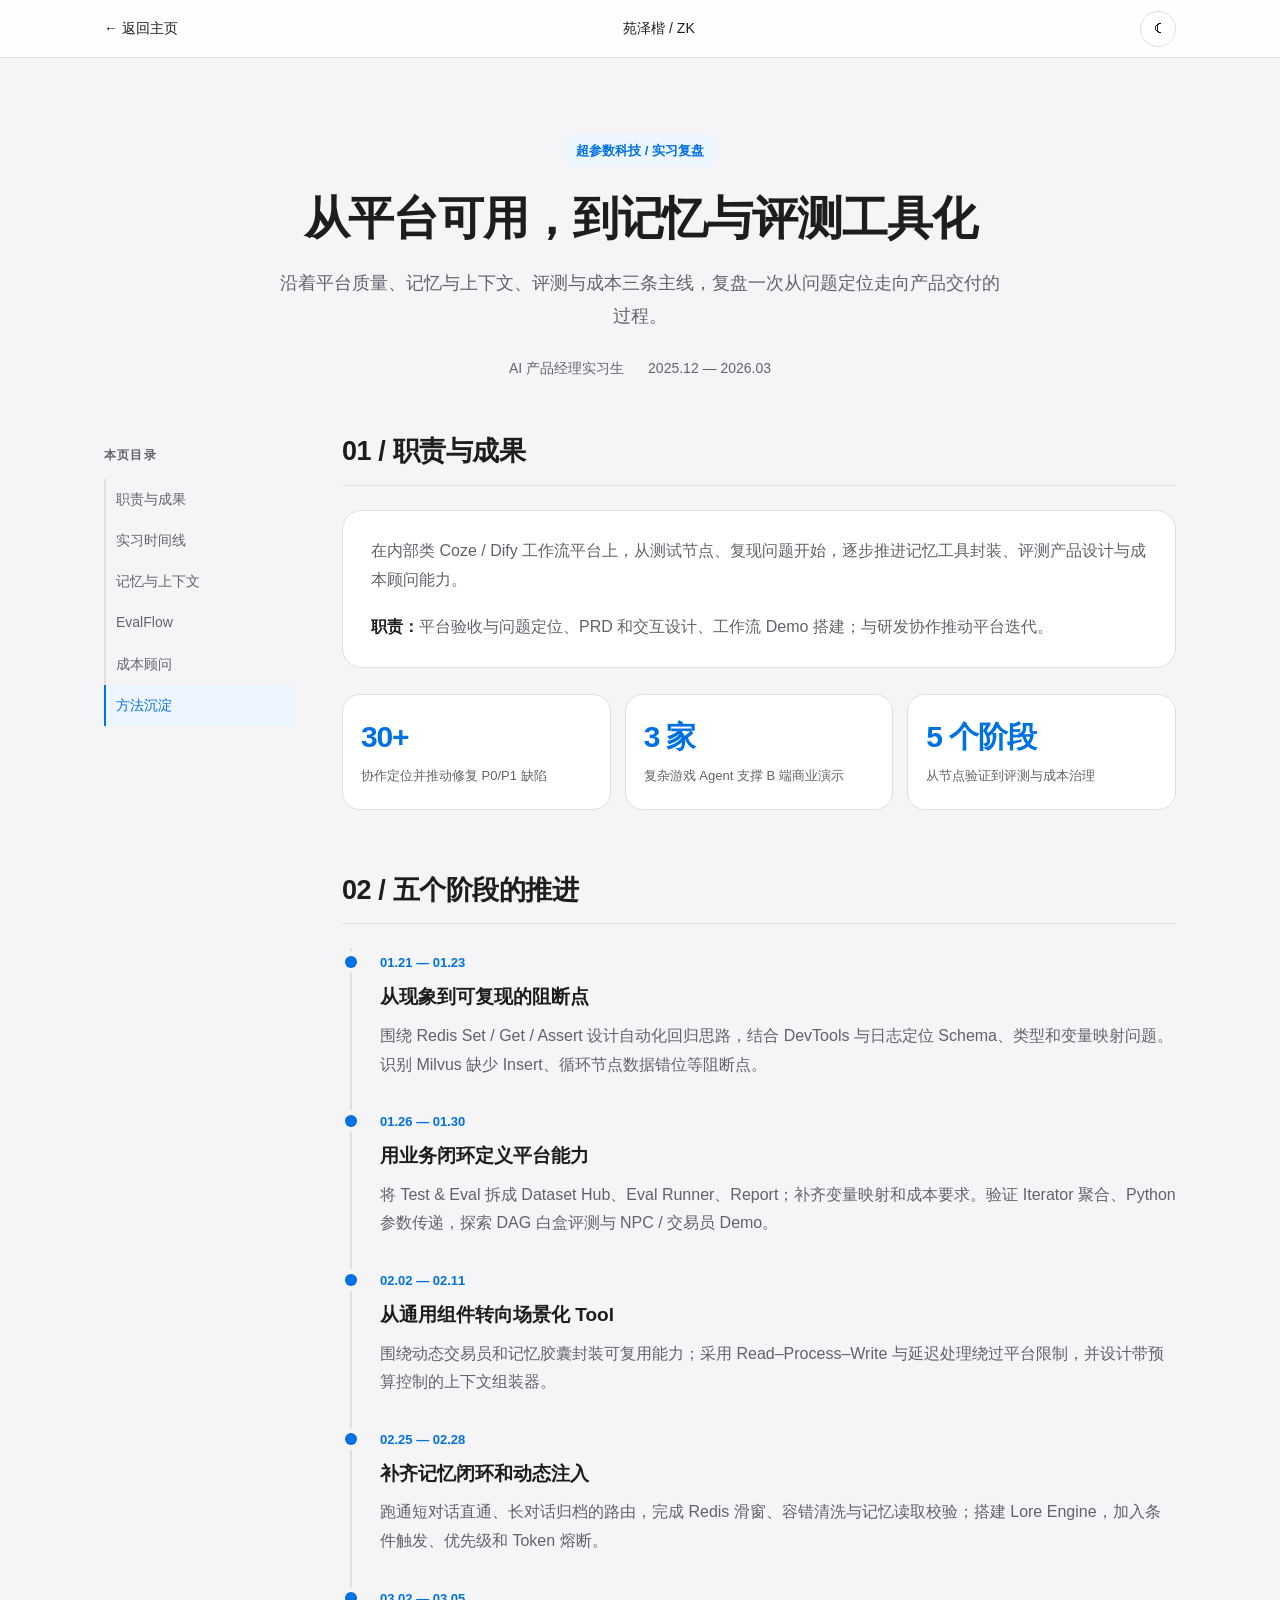
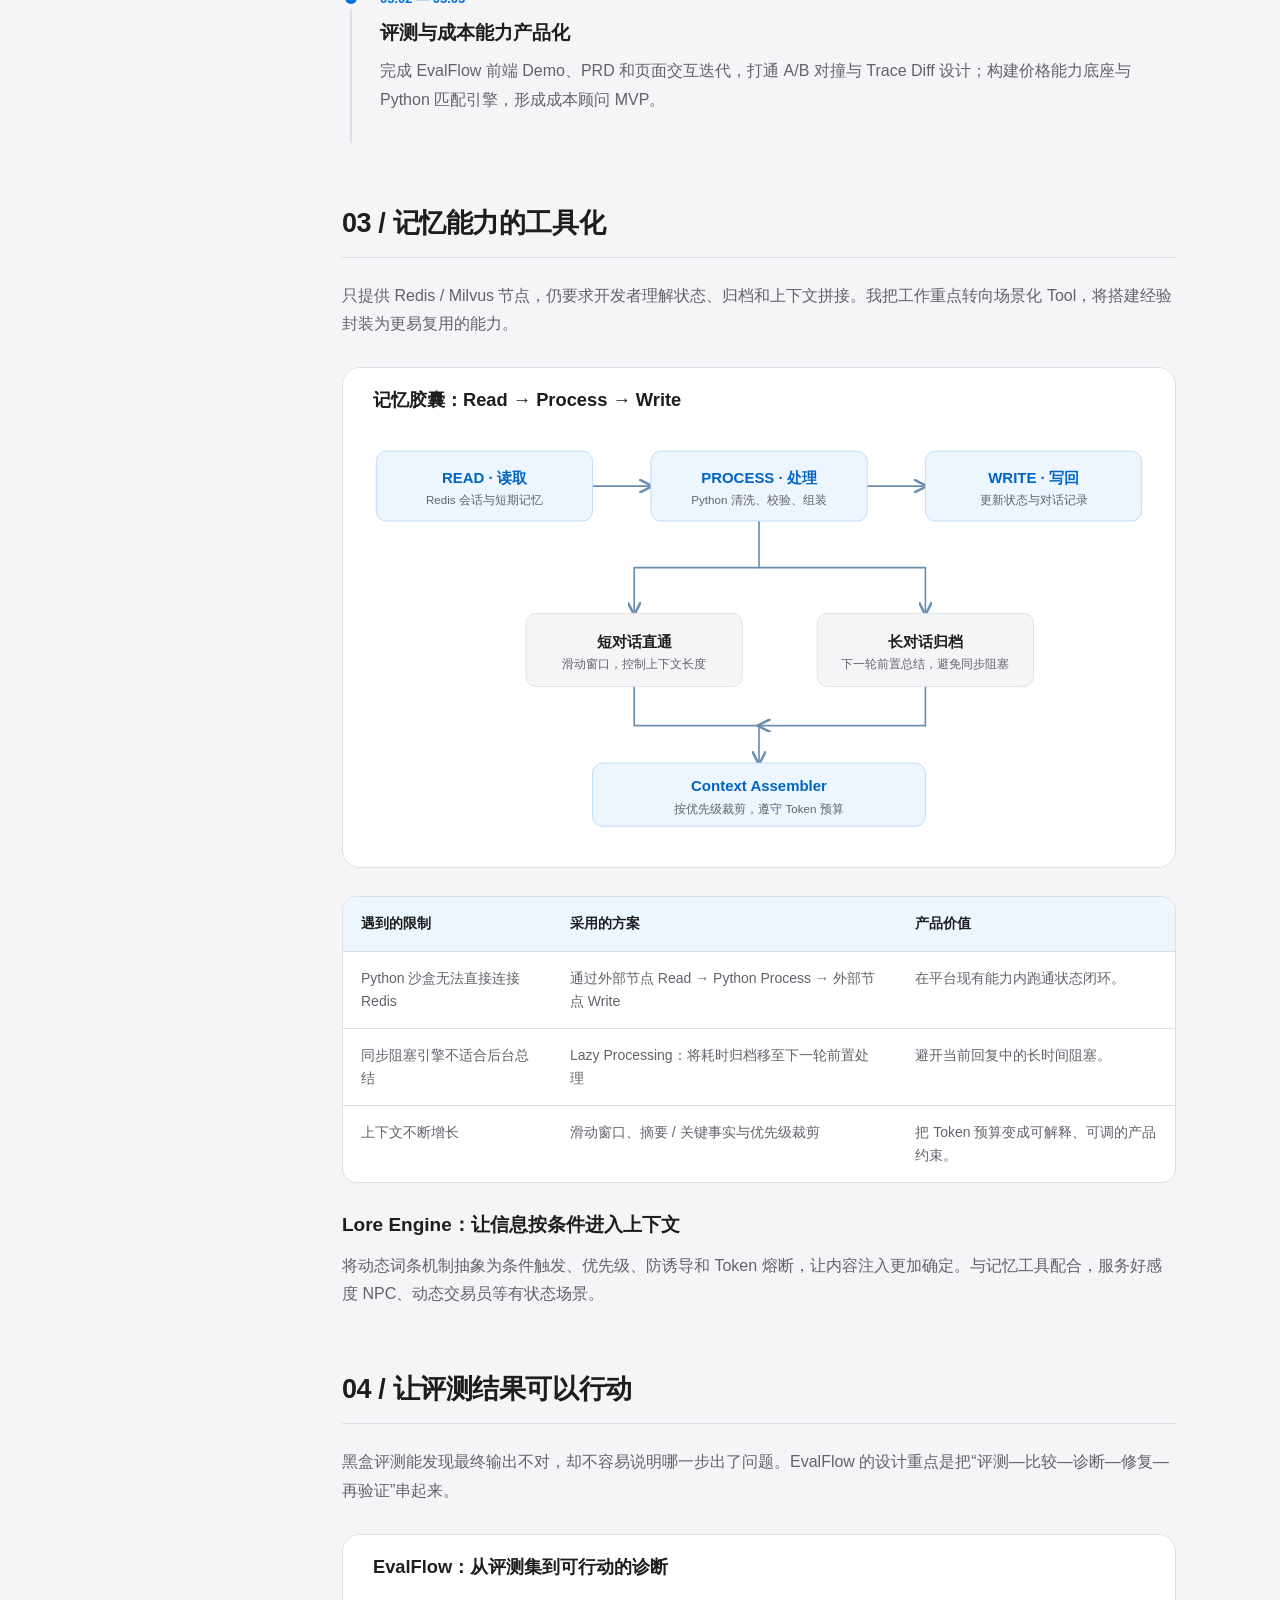
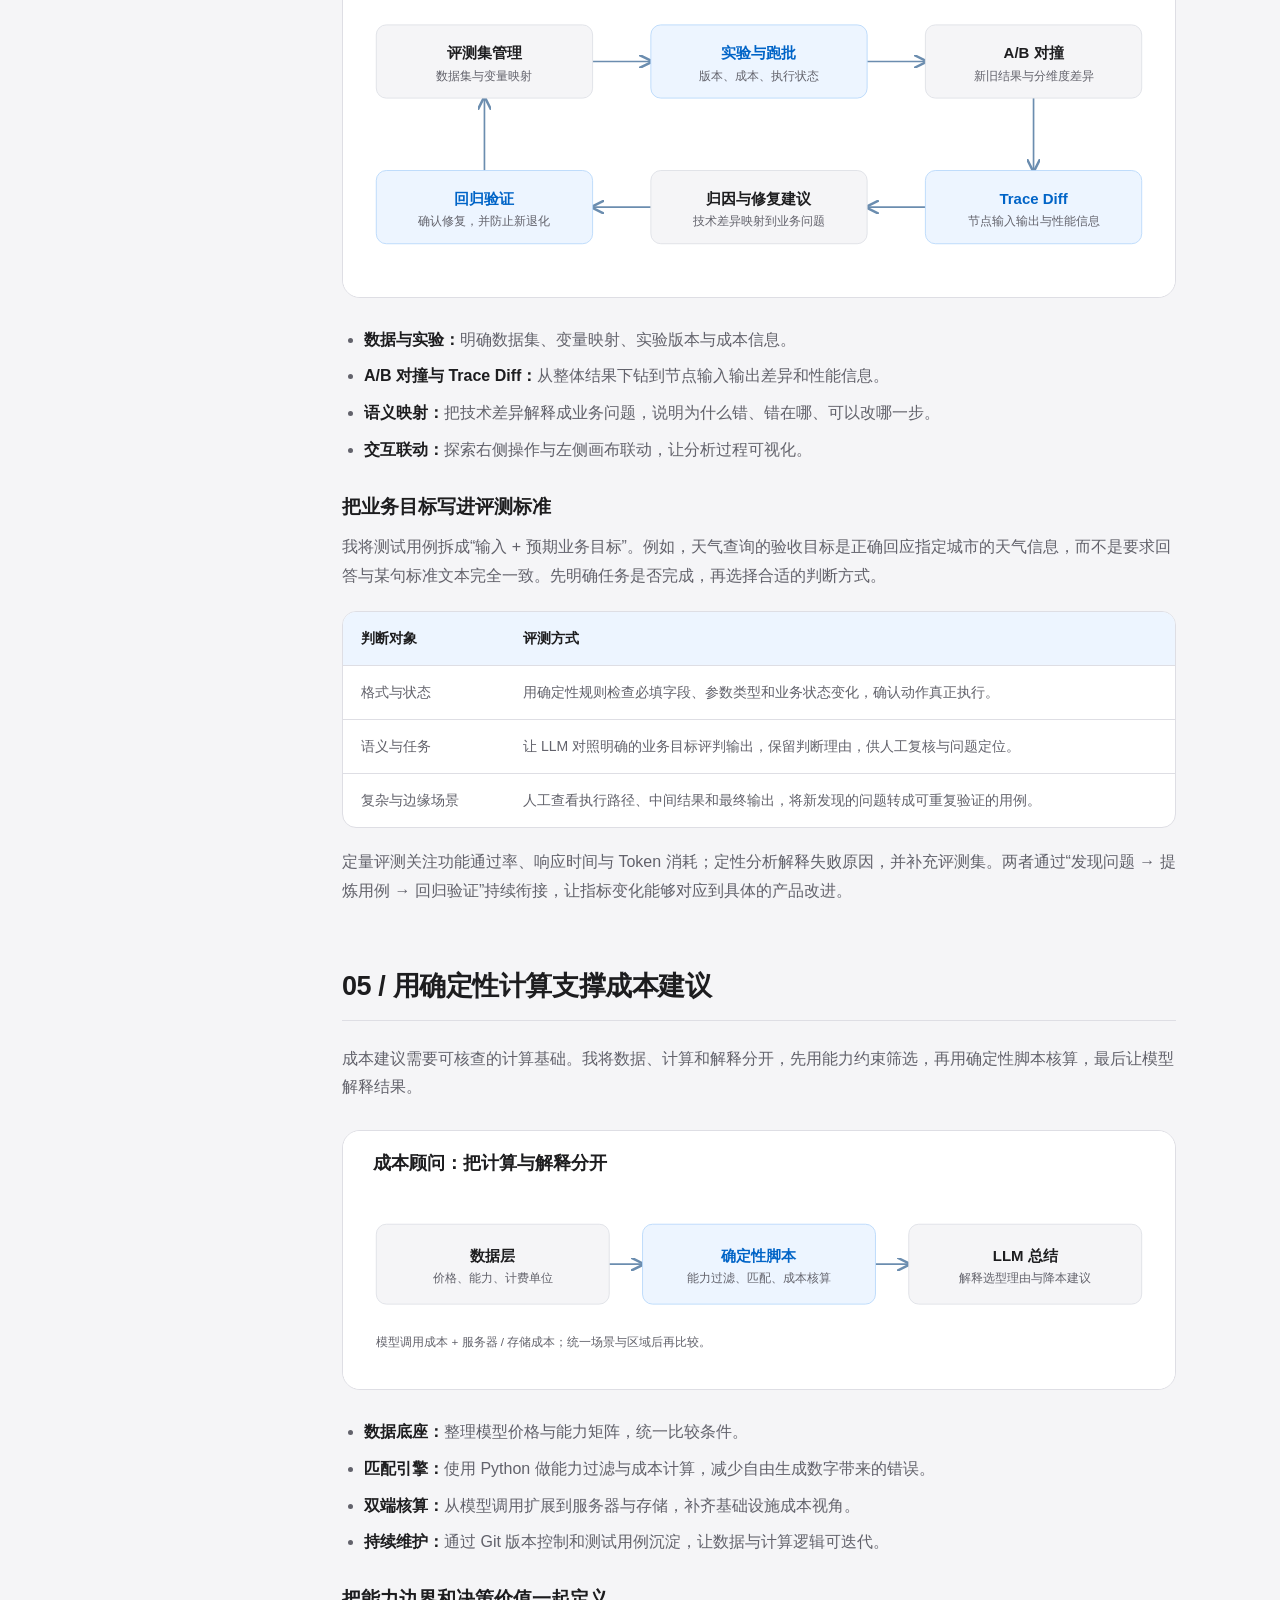
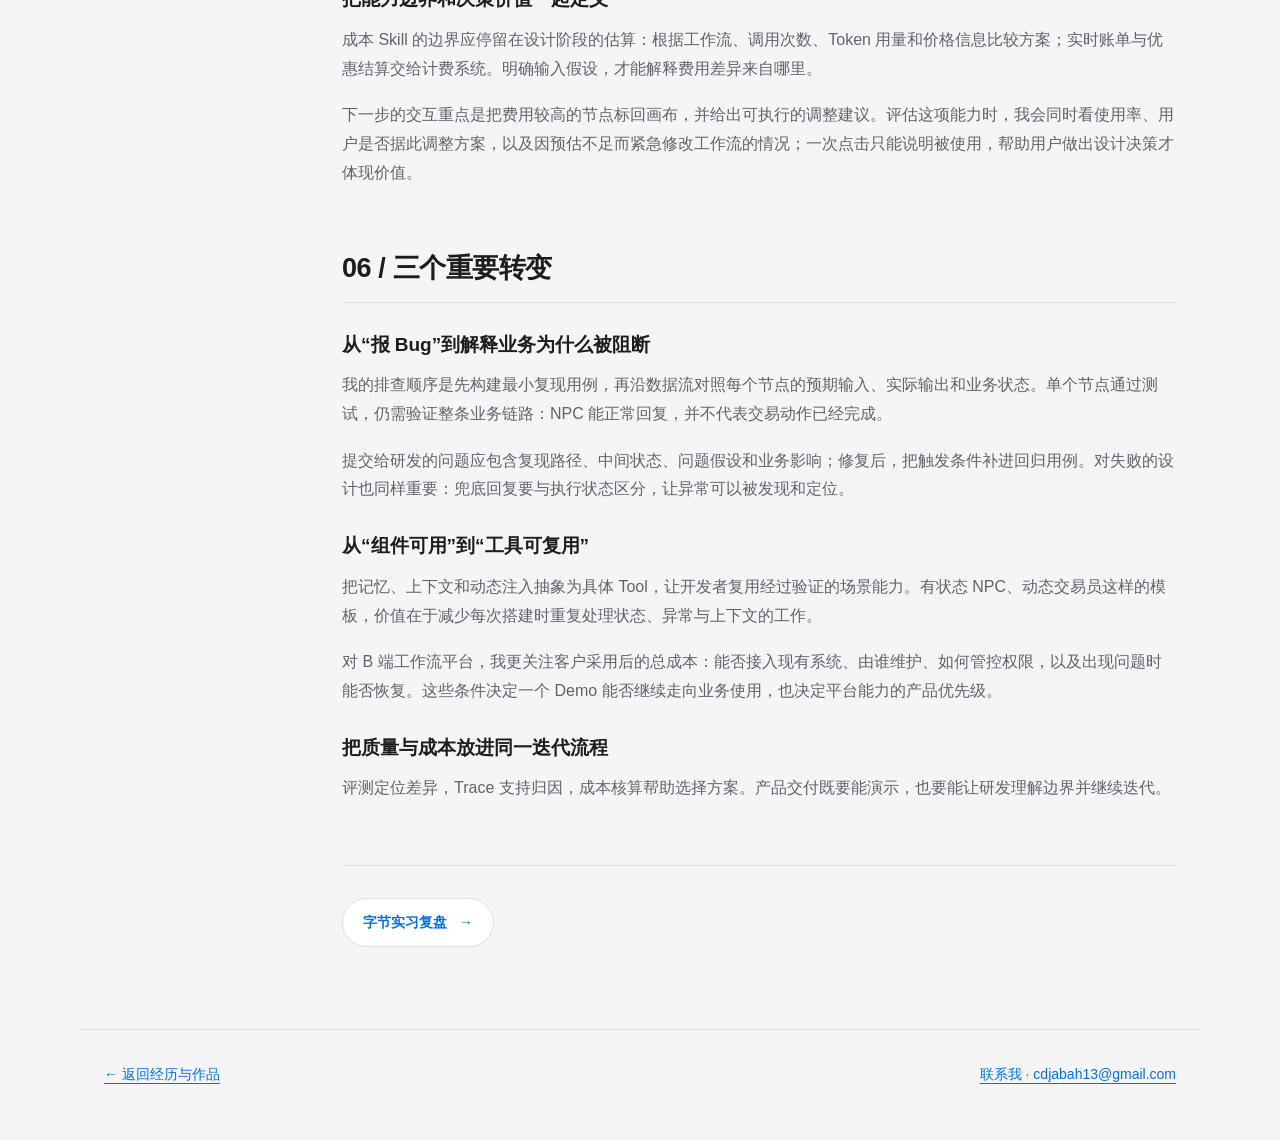
<file: hyperparam-detail.html>
<!DOCTYPE html>
<html lang="zh-CN">
<head>
<meta charset="UTF-8">
<meta name="viewport" content="width=device-width,initial-scale=1">
<title>从平台可用，到记忆与评测工具化 - 苑泽楷</title>
<meta name="description" content="沿着平台质量、记忆与上下文、评测与成本三条主线，复盘一次从问题定位走向产品交付的过程。">
<script>try{document.documentElement.dataset.theme=localStorage.getItem('theme')||'light';}catch{}</script>
<link rel="stylesheet" href="assets/case-study.css">
</head>
<body>
<a class="skip-link" href="#content">跳至正文</a>
<nav class="case-nav" aria-label="详情页导航">
<div class="nav-inner">
<a href="index.html#experience">← 返回主页</a>
<a href="index.html#about">苑泽楷 / ZK</a>
<button type="button" class="theme-toggle" aria-label="切换深色模式">☾</button>
</div>
</nav>
<header class="case-header">
<span class="eyebrow">超参数科技 / 实习复盘</span>
<h1>从平台可用，到记忆与评测工具化</h1>
<p class="lead">沿着平台质量、记忆与上下文、评测与成本三条主线，复盘一次从问题定位走向产品交付的过程。</p>
<div class="case-meta">
<span>AI 产品经理实习生</span>
<span>2025.12 — 2026.03</span>
</div>
</header>
<div class="case-layout">
<aside class="case-toc" aria-label="文章目录">
<strong>本页目录</strong>
<a href="#overview">职责与成果</a>
<a href="#timeline">实习时间线</a>
<a href="#memory">记忆与上下文</a>
<a href="#evalflow">EvalFlow</a>
<a href="#cost">成本顾问</a>
<a href="#reflection">方法沉淀</a>
</aside>
<main class="case-body" id="content">
<section class="case-section" id="overview">
<h2>01 / 职责与成果</h2>
<div class="summary-box">
<p>在内部类 Coze / Dify 工作流平台上，从测试节点、复现问题开始，逐步推进记忆工具封装、评测产品设计与成本顾问能力。</p>
<p>
<strong>职责：</strong>平台验收与问题定位、PRD 和交互设计、工作流 Demo 搭建；与研发协作推动平台迭代。</p>
</div>
<div class="stats">
<div class="stat">
<b>30+</b>
<span>协作定位并推动修复 P0/P1 缺陷</span>
</div>
<div class="stat">
<b>3 家</b>
<span>复杂游戏 Agent 支撑 B 端商业演示</span>
</div>
<div class="stat">
<b>5 个阶段</b>
<span>从节点验证到评测与成本治理</span>
</div>
</div>
</section>
<section class="case-section" id="timeline">
<h2>02 / 五个阶段的推进</h2>
<div class="timeline-list">
<div class="timeline-entry">
<time>01.21 — 01.23</time>
<h3>从现象到可复现的阻断点</h3>
<p>围绕 Redis Set / Get / Assert 设计自动化回归思路，结合 DevTools 与日志定位 Schema、类型和变量映射问题。识别 Milvus 缺少 Insert、循环节点数据错位等阻断点。</p>
</div>
<div class="timeline-entry">
<time>01.26 — 01.30</time>
<h3>用业务闭环定义平台能力</h3>
<p>将 Test & Eval 拆成 Dataset Hub、Eval Runner、Report；补齐变量映射和成本要求。验证 Iterator 聚合、Python 参数传递，探索 DAG 白盒评测与 NPC / 交易员 Demo。</p>
</div>
<div class="timeline-entry">
<time>02.02 — 02.11</time>
<h3>从通用组件转向场景化 Tool</h3>
<p>围绕动态交易员和记忆胶囊封装可复用能力；采用 Read–Process–Write 与延迟处理绕过平台限制，并设计带预算控制的上下文组装器。</p>
</div>
<div class="timeline-entry">
<time>02.25 — 02.28</time>
<h3>补齐记忆闭环和动态注入</h3>
<p>跑通短对话直通、长对话归档的路由，完成 Redis 滑窗、容错清洗与记忆读取校验；搭建 Lore Engine，加入条件触发、优先级和 Token 熔断。</p>
</div>
<div class="timeline-entry">
<time>03.02 — 03.05</time>
<h3>评测与成本能力产品化</h3>
<p>完成 EvalFlow 前端 Demo、PRD 和页面交互迭代，打通 A/B 对撞与 Trace Diff 设计；构建价格能力底座与 Python 匹配引擎，形成成本顾问 MVP。</p>
</div>
</div>
</section>
<section class="case-section" id="memory">
<h2>03 / 记忆能力的工具化</h2>
<p>只提供 Redis / Milvus 节点，仍要求开发者理解状态、归档和上下文拼接。我把工作重点转向场景化 Tool，将搭建经验封装为更易复用的能力。</p>
<figure class="figure">
<a href="assets/cases/memory-capsule.svg" data-zoom aria-label="放大查看：记忆读取、上下文处理、写回与长短对话分流">
<img src="assets/cases/memory-capsule.svg" alt="记忆读取、上下文处理、写回与长短对话分流" loading="lazy">
</a>
</figure>
<div class="table-wrap" role="region" aria-label="遇到的限制对照表" tabindex="0">
<table>
<thead>
<tr>
<th scope="col">遇到的限制</th>
<th scope="col">采用的方案</th>
<th scope="col">产品价值</th>
</tr>
</thead>
<tbody>
<tr>
<td>Python 沙盒无法直接连接 Redis</td>
<td>通过外部节点 Read → Python Process → 外部节点 Write</td>
<td>在平台现有能力内跑通状态闭环。</td>
</tr>
<tr>
<td>同步阻塞引擎不适合后台总结</td>
<td>Lazy Processing：将耗时归档移至下一轮前置处理</td>
<td>避开当前回复中的长时间阻塞。</td>
</tr>
<tr>
<td>上下文不断增长</td>
<td>滑动窗口、摘要 / 关键事实与优先级裁剪</td>
<td>把 Token 预算变成可解释、可调的产品约束。</td>
</tr>
</tbody>
</table>
</div>
<h3>Lore Engine：让信息按条件进入上下文</h3>
<p>将动态词条机制抽象为条件触发、优先级、防诱导和 Token 熔断，让内容注入更加确定。与记忆工具配合，服务好感度 NPC、动态交易员等有状态场景。</p>
</section>
<section class="case-section" id="evalflow">
<h2>04 / 让评测结果可以行动</h2>
<p>黑盒评测能发现最终输出不对，却不容易说明哪一步出了问题。EvalFlow 的设计重点是把“评测—比较—诊断—修复—再验证”串起来。</p>
<figure class="figure">
<a href="assets/cases/evalflow-loop.svg" data-zoom aria-label="放大查看：EvalFlow 评测集、实验跑批、AB 对撞、Trace Diff、归因与回归流程">
<img src="assets/cases/evalflow-loop.svg" alt="EvalFlow 评测集、实验跑批、AB 对撞、Trace Diff、归因与回归流程" loading="lazy">
</a>
</figure>
<ul>
<li>
<strong>数据与实验：</strong>明确数据集、变量映射、实验版本与成本信息。</li>
<li>
<strong>A/B 对撞与 Trace Diff：</strong>从整体结果下钻到节点输入输出差异和性能信息。</li>
<li>
<strong>语义映射：</strong>把技术差异解释成业务问题，说明为什么错、错在哪、可以改哪一步。</li>
<li>
<strong>交互联动：</strong>探索右侧操作与左侧画布联动，让分析过程可视化。</li>
</ul>
<h3>把业务目标写进评测标准</h3>
<p>我将测试用例拆成“输入 + 预期业务目标”。例如，天气查询的验收目标是正确回应指定城市的天气信息，而不是要求回答与某句标准文本完全一致。先明确任务是否完成，再选择合适的判断方式。</p>
<div class="table-wrap" role="region" aria-label="业务目标与评测方式" tabindex="0">
<table class="two-column">
<thead><tr><th scope="col">判断对象</th><th scope="col">评测方式</th></tr></thead>
<tbody>
<tr><td>格式与状态</td><td>用确定性规则检查必填字段、参数类型和业务状态变化，确认动作真正执行。</td></tr>
<tr><td>语义与任务</td><td>让 LLM 对照明确的业务目标评判输出，保留判断理由，供人工复核与问题定位。</td></tr>
<tr><td>复杂与边缘场景</td><td>人工查看执行路径、中间结果和最终输出，将新发现的问题转成可重复验证的用例。</td></tr>
</tbody>
</table>
</div>
<p>定量评测关注功能通过率、响应时间与 Token 消耗；定性分析解释失败原因，并补充评测集。两者通过“发现问题 → 提炼用例 → 回归验证”持续衔接，让指标变化能够对应到具体的产品改进。</p>
</section>
<section class="case-section" id="cost">
<h2>05 / 用确定性计算支撑成本建议</h2>
<p>成本建议需要可核查的计算基础。我将数据、计算和解释分开，先用能力约束筛选，再用确定性脚本核算，最后让模型解释结果。</p>
<figure class="figure">
<a href="assets/cases/cost-advisor.svg" data-zoom aria-label="放大查看：成本顾问的数据层、确定性脚本与模型解释层">
<img src="assets/cases/cost-advisor.svg" alt="成本顾问的数据层、确定性脚本与模型解释层" loading="lazy">
</a>
</figure>
<ul>
<li>
<strong>数据底座：</strong>整理模型价格与能力矩阵，统一比较条件。</li>
<li>
<strong>匹配引擎：</strong>使用 Python 做能力过滤与成本计算，减少自由生成数字带来的错误。</li>
<li>
<strong>双端核算：</strong>从模型调用扩展到服务器与存储，补齐基础设施成本视角。</li>
<li>
<strong>持续维护：</strong>通过 Git 版本控制和测试用例沉淀，让数据与计算逻辑可迭代。</li>
</ul>
<h3>把能力边界和决策价值一起定义</h3>
<p>成本 Skill 的边界应停留在设计阶段的估算：根据工作流、调用次数、Token 用量和价格信息比较方案；实时账单与优惠结算交给计费系统。明确输入假设，才能解释费用差异来自哪里。</p>
<p>下一步的交互重点是把费用较高的节点标回画布，并给出可执行的调整建议。评估这项能力时，我会同时看使用率、用户是否据此调整方案，以及因预估不足而紧急修改工作流的情况；一次点击只能说明被使用，帮助用户做出设计决策才体现价值。</p>
</section>
<section class="case-section" id="reflection">
<h2>06 / 三个重要转变</h2>
<h3>从“报 Bug”到解释业务为什么被阻断</h3>
<p>我的排查顺序是先构建最小复现用例，再沿数据流对照每个节点的预期输入、实际输出和业务状态。单个节点通过测试，仍需验证整条业务链路：NPC 能正常回复，并不代表交易动作已经完成。</p>
<p>提交给研发的问题应包含复现路径、中间状态、问题假设和业务影响；修复后，把触发条件补进回归用例。对失败的设计也同样重要：兜底回复要与执行状态区分，让异常可以被发现和定位。</p>
<h3>从“组件可用”到“工具可复用”</h3>
<p>把记忆、上下文和动态注入抽象为具体 Tool，让开发者复用经过验证的场景能力。有状态 NPC、动态交易员这样的模板，价值在于减少每次搭建时重复处理状态、异常与上下文的工作。</p>
<p>对 B 端工作流平台，我更关注客户采用后的总成本：能否接入现有系统、由谁维护、如何管控权限，以及出现问题时能否恢复。这些条件决定一个 Demo 能否继续走向业务使用，也决定平台能力的产品优先级。</p>
<h3>把质量与成本放进同一迭代流程</h3>
<p>评测定位差异，Trace 支持归因，成本核算帮助选择方案。产品交付既要能演示，也要能让研发理解边界并继续迭代。</p>
</section>
<nav class="case-related" aria-label="相关内容">
<div class="action-row">
<a class="action secondary" href="bytedance-detail.html">字节实习复盘 <span aria-hidden="true">→</span>
</a>
</div>
</nav>
</main>
</div>
<footer class="case-footer">
<a href="index.html#experience">← 返回经历与作品</a>
<a href="mailto:cdjabah13@gmail.com">联系我 · cdjabah13@gmail.com</a>
</footer>
<dialog class="zoom-dialog" aria-label="图片放大查看">
<button class="zoom-close" type="button">关闭 ×</button>
<div class="zoom-viewport" tabindex="0" aria-label="放大图片，可滚动查看">
<img alt="">
</div>
<p>
</p>
</dialog>
<script src="assets/case-study.js">
</script>
</body>
</html>
</file>
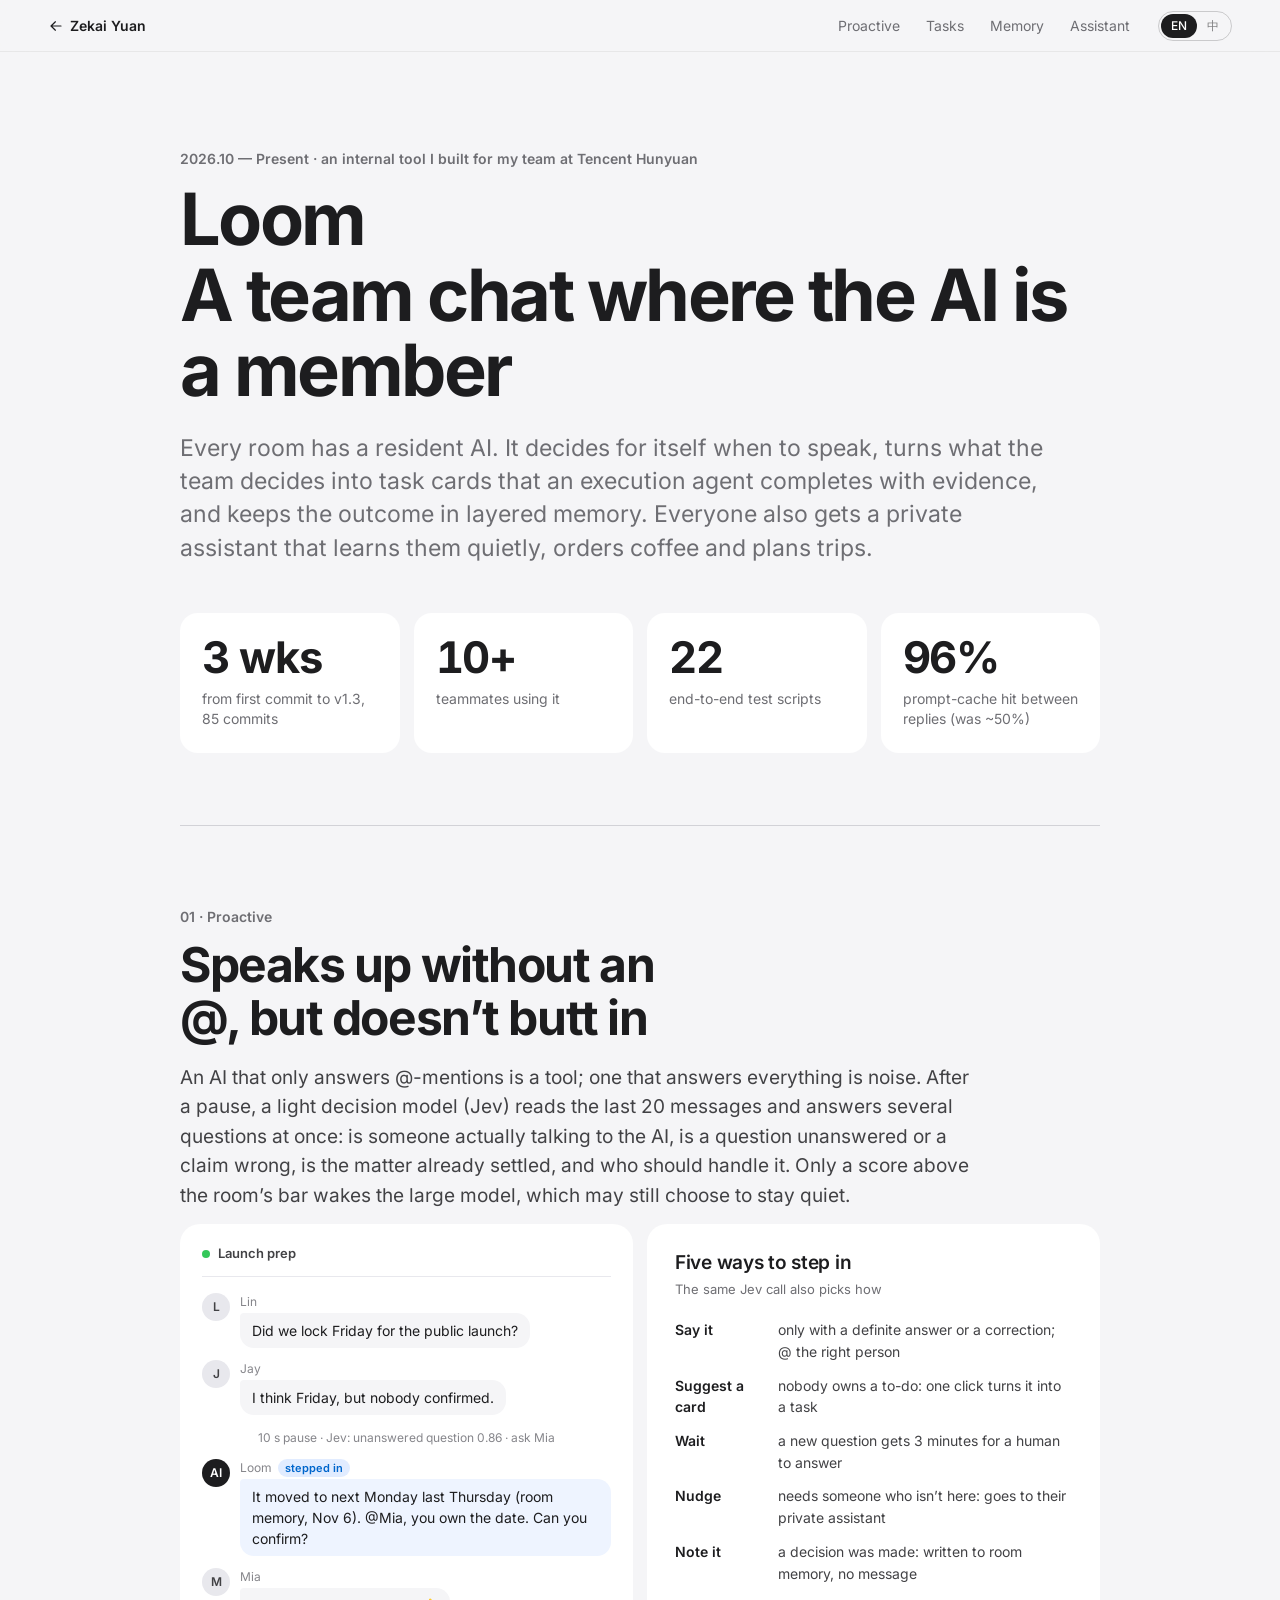
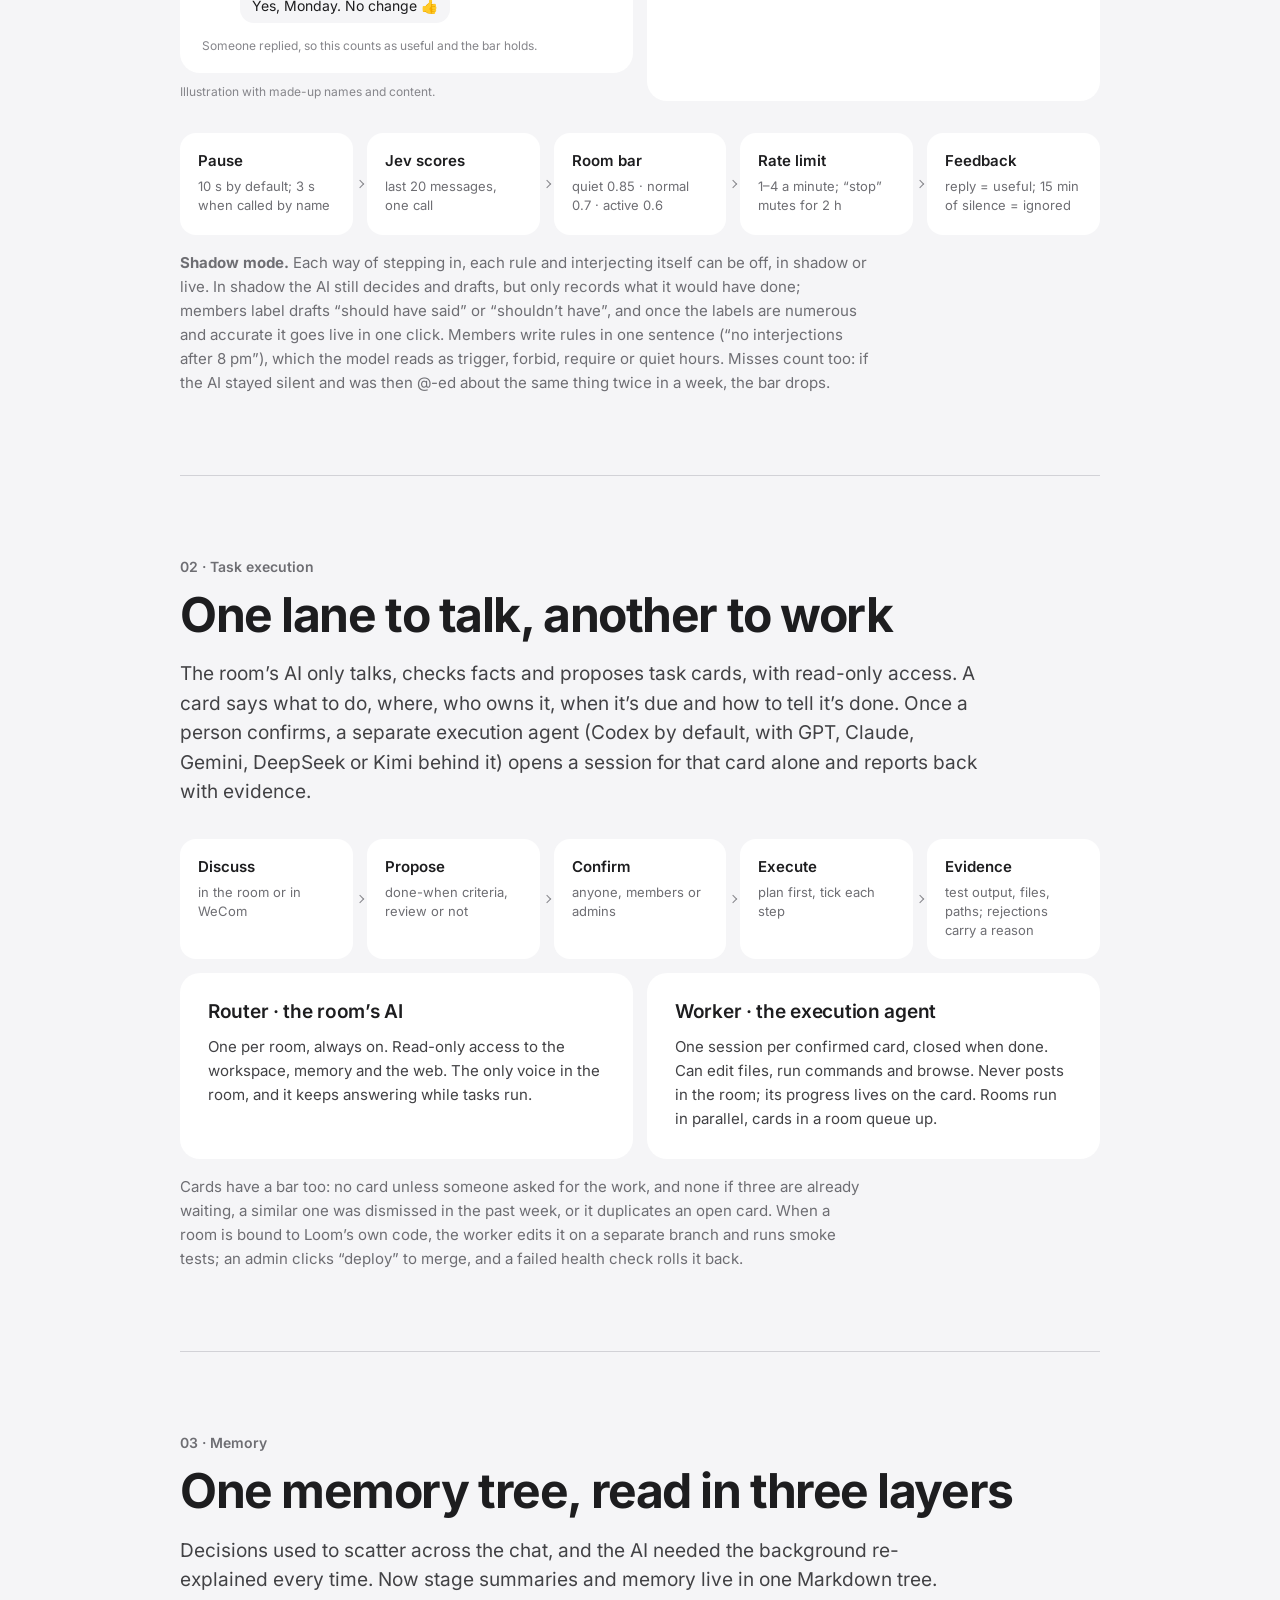
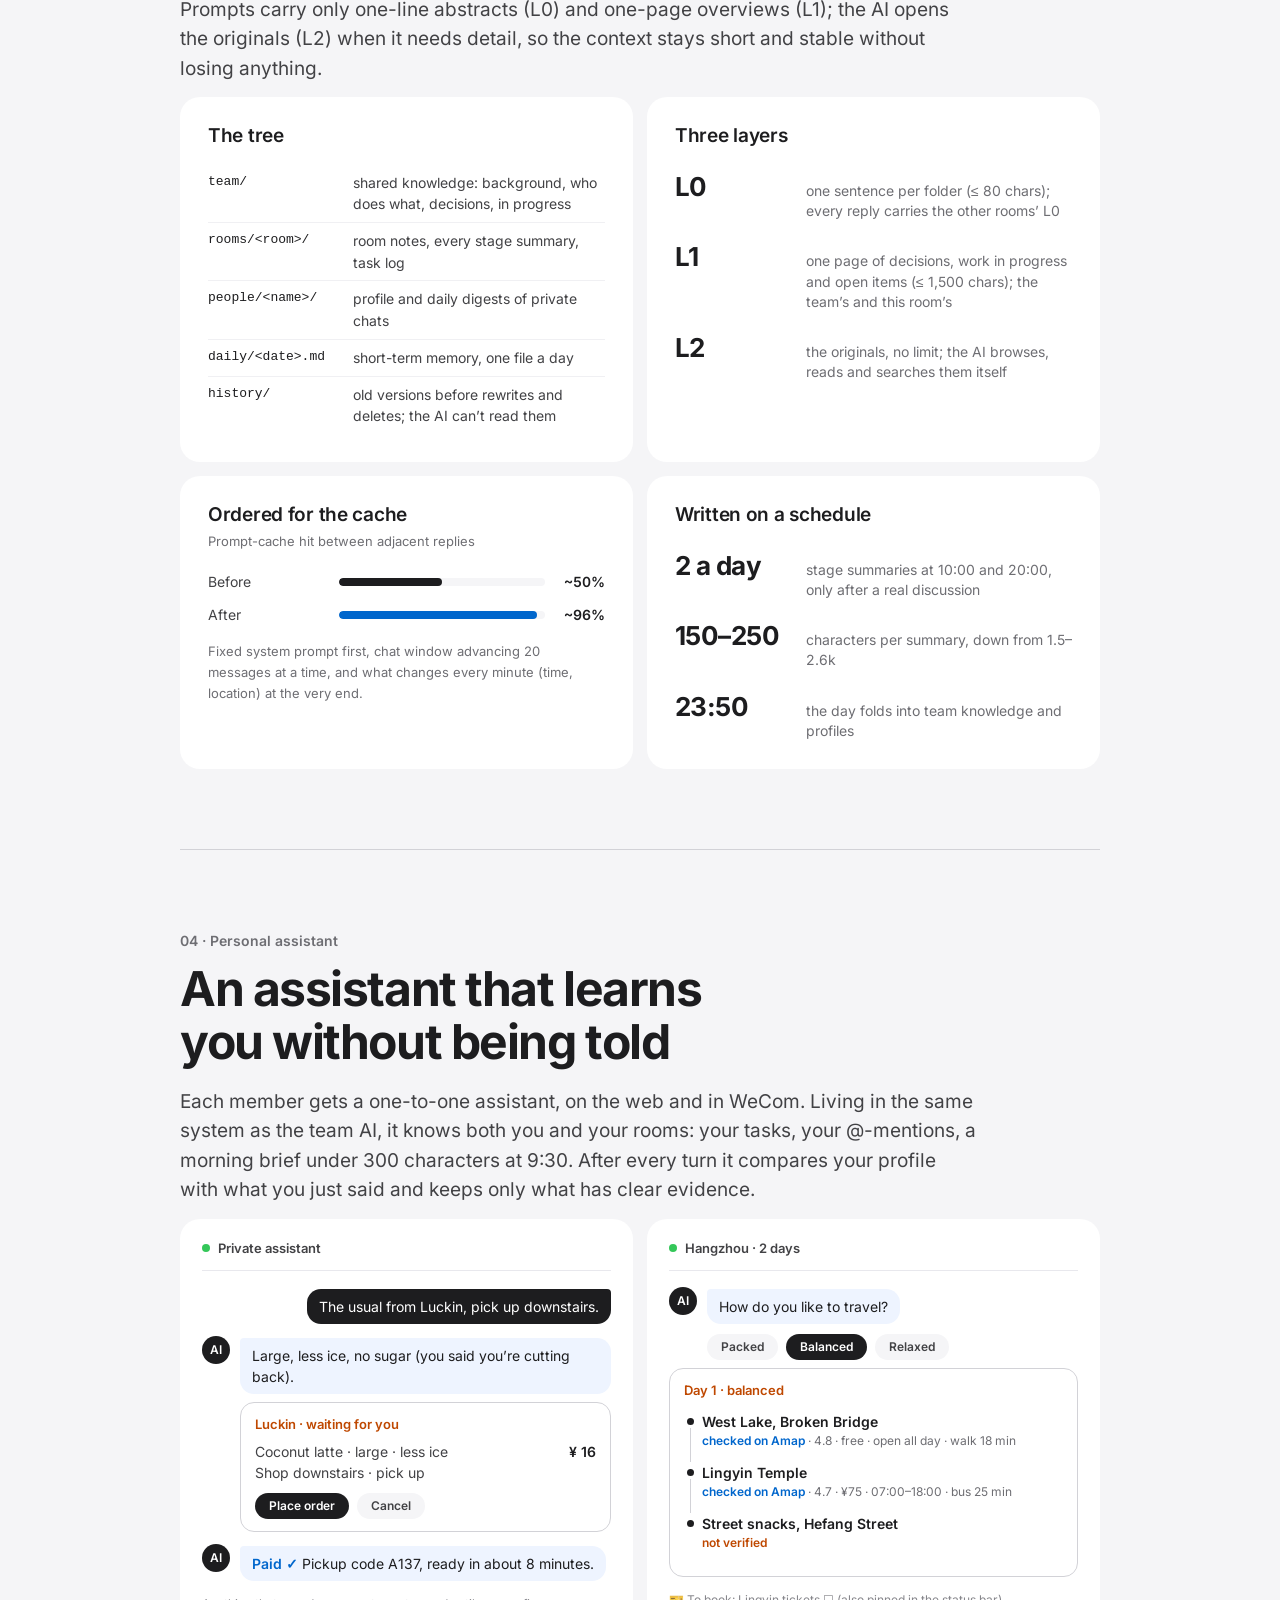
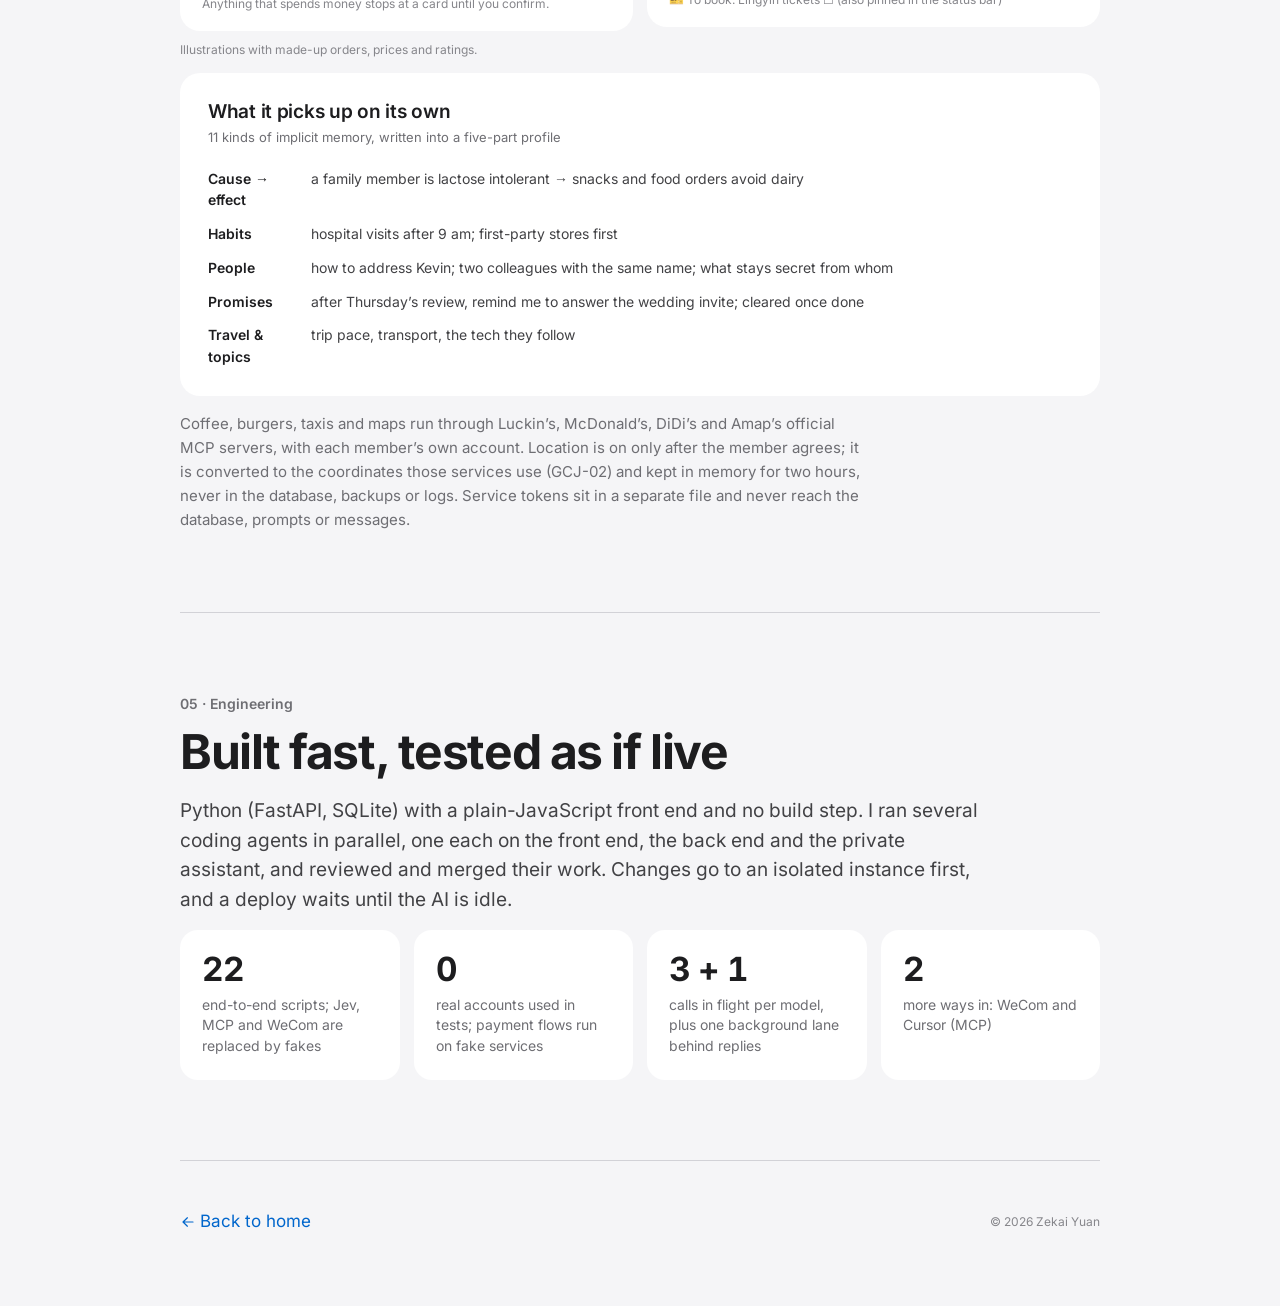
<file: loom.html>
<!doctype html>
<html lang="en" data-lang="en" data-title-en="Loom: a team chat where the AI is a member · Zekai Yuan" data-title-zh="Loom：AI 是群成员的团队群聊 · 苑泽楷">
<head>
<meta charset="utf-8">
<meta name="viewport" content="width=device-width, initial-scale=1, viewport-fit=cover">
<title>Loom: a team chat where the AI is a member · Zekai Yuan</title>
<meta name="description" content="Loom, an internal tool Zekai Yuan built for his team: a resident AI per room that decides when to speak, task cards completed by an execution agent, layered memory, and a private assistant for every member.">
<meta property="og:title" content="Loom: a team chat where the AI is a member · Zekai Yuan">
<meta property="og:image" content="https://zk-yuan.github.io/images/v4/og.jpg">
<meta name="theme-color" content="#f5f5f7">
<link rel="stylesheet" href="assets/site.css">
<script>
(function () {
  var d = document.documentElement;
  d.className += ' js';
  try {
    var l = localStorage.getItem('lang');
    if (!l) l = (navigator.language || '').toLowerCase().indexOf('zh') === 0 ? 'zh' : 'en';
    d.setAttribute('data-lang', l);
    d.lang = l === 'zh' ? 'zh-CN' : 'en';
  } catch (e) {}
})();
</script>
</head>
<body class="detail-page">
<a class="skip" href="#main"><span class="en">Skip to content</span><span class="zh">跳到正文</span></a>

<header class="dnav">
  <a class="dnav-back" href="index.html#projects"><svg viewBox="0 0 20 20" fill="currentColor" aria-hidden="true"><path fill-rule="evenodd" d="M17 10a.75.75 0 01-.75.75H5.612l4.158 3.96a.75.75 0 11-1.04 1.08l-5.5-5.25a.75.75 0 010-1.08l5.5-5.25a.75.75 0 111.04 1.08L5.612 9.25H16.25A.75.75 0 0117 10z" clip-rule="evenodd"/></svg><span class="en">Zekai Yuan</span><span class="zh">苑泽楷</span></a>
  <nav class="dnav-links" aria-label="On this page">
    <a href="#proactive"><span class="en">Proactive</span><span class="zh">主动介入</span></a>
    <a href="#tasks"><span class="en">Tasks</span><span class="zh">提卡执行</span></a>
    <a href="#memory"><span class="en">Memory</span><span class="zh">记忆</span></a>
    <a href="#assistant"><span class="en">Assistant</span><span class="zh">私人助理</span></a>
  </nav>
  <span class="lang" role="group" aria-label="Language">
    <button type="button" data-lang-btn="en" aria-pressed="true">EN</button>
    <button type="button" data-lang-btn="zh" aria-pressed="false">中</button>
  </span>
</header>

<main id="main" class="detail">

  <section class="d-hero">
    <p class="eyebrow">2026.10 — <span class="en">Present · an internal tool I built for my team at Tencent Hunyuan</span><span class="zh">至今 · 混元实习期间为团队搭建的内部工具</span></p>
    <h1>Loom<br><span class="en">A team chat where the AI is a member</span><span class="zh">AI 是群成员的团队群聊</span></h1>
    <p class="d-lead"><span class="en">Every room has a resident AI. It decides for itself when to speak, turns what the team decides into task cards that an execution agent completes with evidence, and keeps the outcome in layered memory. Everyone also gets a private assistant that learns them quietly, orders coffee and plans trips.</span><span class="zh">每个群常驻一个 AI：自己判断什么时候开口，把讨论里定下的事提成任务卡，确认后交给执行 agent 带证据做完，结论沉淀进分层记忆。每个人另有一个私人助理，在对话里悄悄记住你，能帮你点咖啡、排行程。</span></p>
    <dl class="stats">
      <div><dt><span class="en">3 wks</span><span class="zh">3 周</span></dt><dd><span class="en">from first commit to v1.3, 85 commits</span><span class="zh">从第一次提交到 v1.3，共 85 次提交</span></dd></div>
      <div><dt>10+</dt><dd><span class="en">teammates using it</span><span class="zh">位同事在用</span></dd></div>
      <div><dt>22</dt><dd><span class="en">end-to-end test scripts</span><span class="zh">个端到端测试脚本</span></dd></div>
      <div><dt>96%</dt><dd><span class="en">prompt-cache hit between replies (was ~50%)</span><span class="zh">相邻回复的提示词缓存命中（原约 50%）</span></dd></div>
    </dl>
  </section>

  <!-- 01 Proactive -->
  <section id="proactive" class="d-sec">
    <p class="eyebrow">01 · <span class="en">Proactive</span><span class="zh">主动介入</span></p>
    <h2><span class="en">Speaks up without an @, but doesn’t butt in</span><span class="zh">不用 @ 也会接话，但不乱插话</span></h2>
    <p class="d-intro"><span class="en">An AI that only answers @-mentions is a tool; one that answers everything is noise. After a pause, a light decision model (Jev) reads the last 20 messages and answers several questions at once: is someone actually talking to the AI, is a question unanswered or a claim wrong, is the matter already settled, and who should handle it. Only a score above the room’s bar wakes the large model, which may still choose to stay quiet.</span><span class="zh">只会被 @ 的 AI 是工具，什么都接话的 AI 是噪音。讨论停顿后，轻量决策模型 Jev 读最近 20 条消息，一次回答几个问题：有人其实在跟 AI 说话吗？有没人答的问题、说错的话？事情是不是已经聊完了？该找谁？分数过了本群门槛才唤醒大模型，被唤醒后它仍然可以不说。</span></p>

    <div class="d-grid2">
      <div>
        <div class="lm-mock" aria-label="Illustration of a group chat">
          <p class="lm-head"><span class="en">Launch prep</span><span class="zh">发布筹备群</span></p>
          <div class="lm-msg"><span class="lm-av">L</span><div><span class="lm-name">Lin</span><span class="lm-bub"><span class="en">Did we lock Friday for the public launch?</span><span class="zh">周五对外发布的日期最后定了吗？</span></span></div></div>
          <div class="lm-msg"><span class="lm-av">J</span><div><span class="lm-name">Jay</span><span class="lm-bub"><span class="en">I think Friday, but nobody confirmed.</span><span class="zh">我记得是周五，但没人确认过。</span></span></div></div>
          <p class="lm-pause"><span class="en">10 s pause · Jev: unanswered question 0.86 · ask Mia</span><span class="zh">停顿 10 秒 · Jev：没人答的问题 0.86 · 该找 Mia</span></p>
          <div class="lm-msg ai"><span class="lm-av ai">AI</span><div><span class="lm-name">Loom<span class="lm-chip"><span class="en">stepped in</span><span class="zh">主动介入</span></span></span><span class="lm-bub"><span class="en">It moved to next Monday last Thursday (room memory, Nov 6). @Mia, you own the date. Can you confirm?</span><span class="zh">上周四改成了下周一（本群记忆 11-06）。@Mia 你是负责人，麻烦确认一下？</span></span></div></div>
          <div class="lm-msg"><span class="lm-av">M</span><div><span class="lm-name">Mia</span><span class="lm-bub"><span class="en">Yes, Monday. No change 👍</span><span class="zh">对，下周一，不变 👍</span></span></div></div>
          <p class="lm-foot"><span class="en">Someone replied, so this counts as useful and the bar holds.</span><span class="zh">有人回复，记为有用，门槛不变。</span></p>
        </div>
        <p class="lm-cap"><span class="en">Illustration with made-up names and content.</span><span class="zh">示意图，人名和内容均为虚构。</span></p>
      </div>
      <div class="panel">
        <h3><span class="en">Five ways to step in</span><span class="zh">五种介入方式</span></h3>
        <p class="panel-note"><span class="en">The same Jev call also picks how</span><span class="zh">同一次 Jev 判断里一起决定用哪种</span></p>
        <ul class="lm-ways">
          <li><b><span class="en">Say it</span><span class="zh">插话</span></b><span><span class="en">only with a definite answer or a correction; @ the right person</span><span class="zh">有确切答案或需要纠正时说一句，该找谁就 @ 谁</span></span></li>
          <li><b><span class="en">Suggest a card</span><span class="zh">建议提卡</span></b><span><span class="en">nobody owns a to-do: one click turns it into a task</span><span class="zh">有事没人认领，发一张一键转任务的建议卡</span></span></li>
          <li><b><span class="en">Wait</span><span class="zh">先等一等</span></b><span><span class="en">a new question gets 3 minutes for a human to answer</span><span class="zh">新问题先留 3 分钟给人回答</span></span></li>
          <li><b><span class="en">Nudge</span><span class="zh">私信提醒</span></b><span><span class="en">needs someone who isn’t here: goes to their private assistant</span><span class="zh">需要不在场的人，发到 TA 的私人助理和企微</span></span></li>
          <li><b><span class="en">Note it</span><span class="zh">记一笔</span></b><span><span class="en">a decision was made: written to room memory, no message</span><span class="zh">定下了一件事，悄悄写进本群记忆，不发消息</span></span></li>
        </ul>
      </div>
    </div>

    <ol class="flow flow-5">
      <li><b><span class="en">Pause</span><span class="zh">等停顿</span></b><span><span class="en">10 s by default; 3 s when called by name</span><span class="zh">默认 10 秒，被叫名字只等 3 秒</span></span></li>
      <li><b><span class="en">Jev scores</span><span class="zh">Jev 打分</span></b><span><span class="en">last 20 messages, one call</span><span class="zh">读最近 20 条，一次答完</span></span></li>
      <li><b><span class="en">Room bar</span><span class="zh">过门槛</span></b><span><span class="en">quiet 0.85 · normal 0.7 · active 0.6</span><span class="zh">少说 0.85 / 适中 0.7 / 积极 0.6</span></span></li>
      <li><b><span class="en">Rate limit</span><span class="zh">频率与静音</span></b><span><span class="en">1–4 a minute; “stop” mutes for 2 h</span><span class="zh">每分钟 1–4 次，「别插话」后静 2 小时</span></span></li>
      <li><b><span class="en">Feedback</span><span class="zh">看反馈</span></b><span><span class="en">reply = useful; 15 min of silence = ignored</span><span class="zh">有人理算有用，15 分钟没人理算忽略</span></span></li>
    </ol>
    <p class="flow-note"><span class="en"><b>Shadow mode.</b> Each way of stepping in, each rule and interjecting itself can be off, in shadow or live. In shadow the AI still decides and drafts, but only records what it would have done; members label drafts “should have said” or “shouldn’t have”, and once the labels are numerous and accurate it goes live in one click. Members write rules in one sentence (“no interjections after 8 pm”), which the model reads as trigger, forbid, require or quiet hours. Misses count too: if the AI stayed silent and was then @-ed about the same thing twice in a week, the bar drops.</span><span class="zh"><b>影子模式。</b>每种介入方式、每条规则以及整个插话，都可以设成「关闭 / 影子 / 正式」。影子里 AI 照常判断、写好草稿，但只记录「本来会怎么做」；成员标注「该说 / 不该说」，标得够多够准就一键转正式。成员还能用一句话定规则（「晚上 8 点以后不插话」），模型读成触发、禁止、只在…时、免打扰四类。漏判也算：AI 没开口、之后 7 天内有人两次 @ 它问同一件事，门槛就调低。</span></p>
  </section>

  <!-- 02 Router + Worker -->
  <section id="tasks" class="d-sec">
    <p class="eyebrow">02 · <span class="en">Task execution</span><span class="zh">提卡执行</span></p>
    <h2><span class="en">One lane to talk, another to work</span><span class="zh">Router + Worker 双轨：聊天和干活分开</span></h2>
    <p class="d-intro"><span class="en">The room’s AI only talks, checks facts and proposes task cards, with read-only access. A card says what to do, where, who owns it, when it’s due and how to tell it’s done. Once a person confirms, a separate execution agent (Codex by default, with GPT, Claude, Gemini, DeepSeek or Kimi behind it) opens a session for that card alone and reports back with evidence.</span><span class="zh">群里的 AI 只负责对话、查证和提任务卡，权限只读。卡上写清做什么、在哪做、负责人、截止时间和「怎样算做完」。有人确认后，独立的执行 agent（默认 Codex，可选 GPT、Claude、Gemini、DeepSeek、Kimi）只为这张卡开一个会话，做完带证据汇报。</span></p>
    <ol class="flow flow-5">
      <li><b><span class="en">Discuss</span><span class="zh">讨论</span></b><span><span class="en">in the room or in WeCom</span><span class="zh">在群里或企业微信里</span></span></li>
      <li><b><span class="en">Propose</span><span class="zh">提卡</span></b><span><span class="en">done-when criteria, review or not</span><span class="zh">写明完成标准、要不要验收</span></span></li>
      <li><b><span class="en">Confirm</span><span class="zh">人确认</span></b><span><span class="en">anyone, members or admins</span><span class="zh">所有人 / 成员 / 管理员可选</span></span></li>
      <li><b><span class="en">Execute</span><span class="zh">执行</span></b><span><span class="en">plan first, tick each step</span><span class="zh">先列计划，做一步勾一步</span></span></li>
      <li><b><span class="en">Evidence</span><span class="zh">证据与验收</span></b><span><span class="en">test output, files, paths; rejections carry a reason</span><span class="zh">测试输出、改动文件、产出路径；打回带原因</span></span></li>
    </ol>
    <div class="d-grid2">
      <div class="panel">
        <h3><span class="en">Router · the room’s AI</span><span class="zh">Router · 群里的 AI</span></h3>
        <p><span class="en">One per room, always on. Read-only access to the workspace, memory and the web. The only voice in the room, and it keeps answering while tasks run.</span><span class="zh">每群一个，常驻。只读工作区、记忆和网页。群里唯一说话的角色，任务跑着时照常问答。</span></p>
      </div>
      <div class="panel">
        <h3><span class="en">Worker · the execution agent</span><span class="zh">Worker · 执行 agent</span></h3>
        <p><span class="en">One session per confirmed card, closed when done. Can edit files, run commands and browse. Never posts in the room; its progress lives on the card. Rooms run in parallel, cards in a room queue up.</span><span class="zh">每张确认的卡一个会话，做完即结束。能读写文件、跑命令、联网。不在群里发言，过程收在任务卡里。不同群并行，同群排队。</span></p>
      </div>
    </div>
    <p class="flow-note"><span class="en">Cards have a bar too: no card unless someone asked for the work, and none if three are already waiting, a similar one was dismissed in the past week, or it duplicates an open card. When a room is bound to Loom’s own code, the worker edits it on a separate branch and runs smoke tests; an admin clicks “deploy” to merge, and a failed health check rolls it back.</span><span class="zh">提卡也有门槛：没人要它做就不提；已有 3 张待确认、同类卡 7 天内被忽略过、或和未完成的卡重复，都会拒绝。群绑定 Loom 自己的代码时，Worker 在独立分支里改、跑冒烟测试，管理员点「部署上线」才合并，健康检查失败自动回滚。</span></p>
  </section>

  <!-- 03 Memory -->
  <section id="memory" class="d-sec">
    <p class="eyebrow">03 · <span class="en">Memory</span><span class="zh">记忆</span></p>
    <h2><span class="en">One memory tree, read in three layers</span><span class="zh">一棵记忆树，分三层读</span></h2>
    <p class="d-intro"><span class="en">Decisions used to scatter across the chat, and the AI needed the background re-explained every time. Now stage summaries and memory live in one Markdown tree. Prompts carry only one-line abstracts (L0) and one-page overviews (L1); the AI opens the originals (L2) when it needs detail, so the context stays short and stable without losing anything.</span><span class="zh">以前结论散在聊天里，AI 每次都要重新给背景。现在阶段总结和记忆合成一棵 Markdown 文件树：提示词里只放一句话摘要（L0）和一页概览（L1），需要细节时 AI 自己打开原文（L2）。上下文短而稳定，信息也不丢。</span></p>
    <div class="d-grid2">
      <div class="panel">
        <h3><span class="en">The tree</span><span class="zh">记忆树</span></h3>
        <ul class="lm-tree">
          <li><code>team/</code><span><span class="en">shared knowledge: background, who does what, decisions, in progress</span><span class="zh">团队知识：背景、分工、决策约定、进行中</span></span></li>
          <li><code>rooms/&lt;room&gt;/</code><span><span class="en">room notes, every stage summary, task log</span><span class="zh">本群记忆、每次阶段总结、任务记录</span></span></li>
          <li><code>people/&lt;name&gt;/</code><span><span class="en">profile and daily digests of private chats</span><span class="zh">个人画像、和私人助理的每日摘要</span></span></li>
          <li><code>daily/&lt;date&gt;.md</code><span><span class="en">short-term memory, one file a day</span><span class="zh">每天一份短期记忆</span></span></li>
          <li><code>history/</code><span><span class="en">old versions before rewrites and deletes; the AI can’t read them</span><span class="zh">改写和删除前的旧版本，AI 读不到</span></span></li>
        </ul>
      </div>
      <div class="panel">
        <h3><span class="en">Three layers</span><span class="zh">三级分层</span></h3>
        <dl class="mini">
          <div><dt>L0</dt><dd><span class="en">one sentence per folder (≤ 80 chars); every reply carries the other rooms’ L0</span><span class="zh">每个目录一句话（≤ 80 字）；每次回复带上其他群的 L0</span></dd></div>
          <div><dt>L1</dt><dd><span class="en">one page of decisions, work in progress and open items (≤ 1,500 chars); the team’s and this room’s</span><span class="zh">一页要点：决定、进行中、待解决（≤ 1,500 字）；带团队和本群的 L1</span></dd></div>
          <div><dt>L2</dt><dd><span class="en">the originals, no limit; the AI browses, reads and searches them itself</span><span class="zh">原文不限篇幅；AI 自己浏览、读取、检索</span></dd></div>
        </dl>
      </div>
    </div>
    <div class="d-grid2">
      <div class="panel">
        <h3><span class="en">Ordered for the cache</span><span class="zh">按缓存排提示词</span></h3>
        <p class="panel-note"><span class="en">Prompt-cache hit between adjacent replies</span><span class="zh">相邻两次回复的提示词缓存命中率</span></p>
        <ul class="bars">
          <li><span class="bl"><span class="en">Before</span><span class="zh">改前</span></span><span class="bt"><i style="--v:50%"></i></span><b>~50%</b></li>
          <li><span class="bl"><span class="en">After</span><span class="zh">改后</span></span><span class="bt"><i class="hi" style="--v:96%"></i></span><b>~96%</b></li>
        </ul>
        <p class="panel-foot"><span class="en">Fixed system prompt first, chat window advancing 20 messages at a time, and what changes every minute (time, location) at the very end.</span><span class="zh">不变的系统提示词在前，聊天窗口每 20 条才往前挪一次，每分钟都变的（时间、位置）放在最后。</span></p>
      </div>
      <div class="panel">
        <h3><span class="en">Written on a schedule</span><span class="zh">定时写入与压缩</span></h3>
        <dl class="mini">
          <div><dt><span class="en">2 a day</span><span class="zh">每天 2 次</span></dt><dd><span class="en">stage summaries at 10:00 and 20:00, only after a real discussion</span><span class="zh">阶段总结（10:00、20:00），有真讨论才写</span></dd></div>
          <div><dt>150–250</dt><dd><span class="en">characters per summary, down from 1.5–2.6k</span><span class="zh">字一份总结，原来 1,500–2,600 字</span></dd></div>
          <div><dt>23:50</dt><dd><span class="en">the day folds into team knowledge and profiles</span><span class="zh">当天内容并进团队知识和个人画像</span></dd></div>
        </dl>
      </div>
    </div>
  </section>

  <!-- 04 Personal assistant -->
  <section id="assistant" class="d-sec">
    <p class="eyebrow">04 · <span class="en">Personal assistant</span><span class="zh">私人助理</span></p>
    <h2><span class="en">An assistant that learns you without being told</span><span class="zh">私人助理：不用说「记住」，它也懂你</span></h2>
    <p class="d-intro"><span class="en">Each member gets a one-to-one assistant, on the web and in WeCom. Living in the same system as the team AI, it knows both you and your rooms: your tasks, your @-mentions, a morning brief under 300 characters at 9:30. After every turn it compares your profile with what you just said and keeps only what has clear evidence.</span><span class="zh">每人一个只有自己能看的助理，网页和企业微信单聊都能用。它和团队 AI 在同一个系统里，所以既懂你，也知道你所在各群发生了什么：分给你的任务、@你的消息、每天 9:30 一份 300 字以内的早报。每轮对话后，它对比画像和刚才这轮，只记下有明确证据的信息。</span></p>

    <div class="d-grid2">
      <div>
        <div class="lm-mock" aria-label="Illustration of a coffee order">
          <p class="lm-head"><span class="en">Private assistant</span><span class="zh">私人助理</span></p>
          <div class="lm-msg me"><span class="lm-bub"><span class="en">The usual from Luckin, pick up downstairs.</span><span class="zh">老样子，来杯瑞幸，楼下那家自取。</span></span></div>
          <div class="lm-msg ai"><span class="lm-av ai">AI</span><div><span class="lm-bub"><span class="en">Large, less ice, no sugar (you said you’re cutting back).</span><span class="zh">按你的习惯：大杯、少冰、不加糖（你说过在控糖）。</span></span>
            <div class="lm-card">
              <h4><span class="en">Luckin · waiting for you</span><span class="zh">瑞幸咖啡 · 待你确认</span></h4>
              <div class="lm-row"><span><span class="en">Coconut latte · large · less ice</span><span class="zh">生椰拿铁 · 大杯 · 少冰</span></span><b>¥ 16</b></div>
              <div class="lm-row"><span><span class="en">Shop downstairs · pick up</span><span class="zh">楼下门店 · 自取</span></span></div>
              <div class="lm-btns"><span class="lm-btn go"><span class="en">Place order</span><span class="zh">确认下单</span></span><span class="lm-btn"><span class="en">Cancel</span><span class="zh">取消</span></span></div>
            </div>
          </div></div>
          <div class="lm-msg ai"><span class="lm-av ai">AI</span><div><span class="lm-bub"><span class="lm-ok"><span class="en">Paid ✓</span><span class="zh">已付款 ✓</span></span> <span class="en">Pickup code A137, ready in about 8 minutes.</span><span class="zh">取餐码 A137，约 8 分钟后可取。</span></span></div></div>
          <p class="lm-foot"><span class="en">Anything that spends money stops at a card until you confirm.</span><span class="zh">花钱的操作只出卡片，本人确认后才执行。</span></p>
        </div>
      </div>
      <div>
        <div class="lm-mock" aria-label="Illustration of a trip card">
          <p class="lm-head"><span class="en">Hangzhou · 2 days</span><span class="zh">杭州 · 2 天</span></p>
          <div class="lm-msg ai"><span class="lm-av ai">AI</span><div><span class="lm-bub"><span class="en">How do you like to travel?</span><span class="zh">这次想怎么玩？</span></span>
            <div class="lm-btns"><span class="lm-btn"><span class="en">Packed</span><span class="zh">特种兵</span></span><span class="lm-btn on"><span class="en">Balanced</span><span class="zh">均衡</span></span><span class="lm-btn"><span class="en">Relaxed</span><span class="zh">度假</span></span></div>
          </div></div>
          <div class="lm-card">
            <h4><span class="en">Day 1 · balanced</span><span class="zh">第 1 天 · 均衡节奏</span></h4>
            <ul class="lm-stops">
              <li><b><span class="en">West Lake, Broken Bridge</span><span class="zh">西湖 · 断桥</span></b><small><span class="lm-ok"><span class="en">checked on Amap</span><span class="zh">高德已核验</span></span> · 4.8 · <span class="en">free · open all day · walk 18 min</span><span class="zh">免费 · 全天开放 · 步行 18 分钟</span></small></li>
              <li><b><span class="en">Lingyin Temple</span><span class="zh">灵隐寺</span></b><small><span class="lm-ok"><span class="en">checked on Amap</span><span class="zh">高德已核验</span></span> · 4.7 · ¥75 · 07:00–18:00 · <span class="en">bus 25 min</span><span class="zh">公交 25 分钟</span></small></li>
              <li><b><span class="en">Street snacks, Hefang Street</span><span class="zh">河坊街小吃</span></b><small><span class="lm-warn"><span class="en">not verified</span><span class="zh">未核验</span></span></small></li>
            </ul>
          </div>
          <p class="lm-foot">🎫 <span class="en">To book: Lingyin tickets ☐ (also pinned in the status bar)</span><span class="zh">需提前预约：灵隐寺门票 ☐（同时挂在顶部状态条）</span></p>
        </div>
      </div>
    </div>
    <p class="lm-cap"><span class="en">Illustrations with made-up orders, prices and ratings.</span><span class="zh">示意图，订单、价格和评分均为虚构。</span></p>

    <div class="panel">
      <h3><span class="en">What it picks up on its own</span><span class="zh">它自己会记下什么</span></h3>
      <p class="panel-note"><span class="en">11 kinds of implicit memory, written into a five-part profile</span><span class="zh">11 类隐式记忆，写进五个分区的画像</span></p>
      <ul class="lm-ways">
        <li><b><span class="en">Cause → effect</span><span class="zh">事实与因果</span></b><span><span class="en">a family member is lactose intolerant → snacks and food orders avoid dairy</span><span class="zh">家人乳糖不耐 → 买零食、订餐都避开乳制品</span></span></li>
        <li><b><span class="en">Habits</span><span class="zh">偏好与习惯</span></b><span><span class="en">hospital visits after 9 am; first-party stores first</span><span class="zh">约医院都约 9 点以后；买东西优先自营店</span></span></li>
        <li><b><span class="en">People</span><span class="zh">称谓与保密</span></b><span><span class="en">how to address Kevin; two colleagues with the same name; what stays secret from whom</span><span class="zh">跟 Kevin 说话不用「您」；区分两个同名的张姐；某事对某人保密</span></span></li>
        <li><b><span class="en">Promises</span><span class="zh">待兑现约定</span></b><span><span class="en">after Thursday’s review, remind me to answer the wedding invite; cleared once done</span><span class="zh">周四汇报完 → 提醒回复婚礼去不去；兑现后自动核销</span></span></li>
        <li><b><span class="en">Travel &amp; topics</span><span class="zh">出行与关注</span></b><span><span class="en">trip pace, transport, the tech they follow</span><span class="zh">度假节奏、交通偏好、长期关注的技术方向</span></span></li>
      </ul>
    </div>
    <p class="flow-note"><span class="en">Coffee, burgers, taxis and maps run through Luckin’s, McDonald’s, DiDi’s and Amap’s official MCP servers, with each member’s own account. Location is on only after the member agrees; it is converted to the coordinates those services use (GCJ-02) and kept in memory for two hours, never in the database, backups or logs. Service tokens sit in a separate file and never reach the database, prompts or messages.</span><span class="zh">点咖啡、点餐、打车、查地图分别接入瑞幸、麦当劳、滴滴、高德的官方 MCP，每人连自己的账号。定位要本人同意才开，换算成这些服务用的 GCJ-02 坐标，只在内存里留 2 小时，不进数据库、备份和日志；各服务的 Token 单独存放，不进数据库、提示词和消息。</span></p>
  </section>

  <!-- 05 Engineering -->
  <section id="engineering" class="d-sec">
    <p class="eyebrow">05 · <span class="en">Engineering</span><span class="zh">工程</span></p>
    <h2><span class="en">Built fast, tested as if live</span><span class="zh">做得快，也测得严</span></h2>
    <p class="d-intro"><span class="en">Python (FastAPI, SQLite) with a plain-JavaScript front end and no build step. I ran several coding agents in parallel, one each on the front end, the back end and the private assistant, and reviewed and merged their work. Changes go to an isolated instance first, and a deploy waits until the AI is idle.</span><span class="zh">后端 Python（FastAPI + SQLite），前端原生 JavaScript，无构建步骤。开发时我同时带几个 coding agent 分工，前端交互、后端功能、私人助理各一个，由我审查合并。改动先在隔离实例上验证，部署时等 AI 空闲再切换。</span></p>
    <dl class="stats stats-sm">
      <div><dt>22</dt><dd><span class="en">end-to-end scripts; Jev, MCP and WeCom are replaced by fakes</span><span class="zh">个端到端测试，Jev、MCP、企微都换成假服务</span></dd></div>
      <div><dt>0</dt><dd><span class="en">real accounts used in tests; payment flows run on fake services</span><span class="zh">个真实账号进测试，下单付款流程跑在假服务上</span></dd></div>
      <div><dt>3 + 1</dt><dd><span class="en">calls in flight per model, plus one background lane behind replies</span><span class="zh">每个模型并发 3 路，后台整理另走 1 路，排在回复后面</span></dd></div>
      <div><dt>2</dt><dd><span class="en">more ways in: WeCom and Cursor (MCP)</span><span class="zh">个额外入口：企业微信与 Cursor（MCP）</span></dd></div>
    </dl>
  </section>

  <footer class="d-foot">
    <a class="more" href="index.html#projects"><svg viewBox="0 0 20 20" fill="currentColor" aria-hidden="true"><path fill-rule="evenodd" d="M17 10a.75.75 0 01-.75.75H5.612l4.158 3.96a.75.75 0 11-1.04 1.08l-5.5-5.25a.75.75 0 010-1.08l5.5-5.25a.75.75 0 111.04 1.08L5.612 9.25H16.25A.75.75 0 0117 10z" clip-rule="evenodd"/></svg><span class="u"><span class="en">Back to home</span><span class="zh">返回主页</span></span></a>
    <p>© 2026 Zekai Yuan</p>
  </footer>
</main>

<script src="assets/site.js" defer></script>
</body>
</html>
</file>
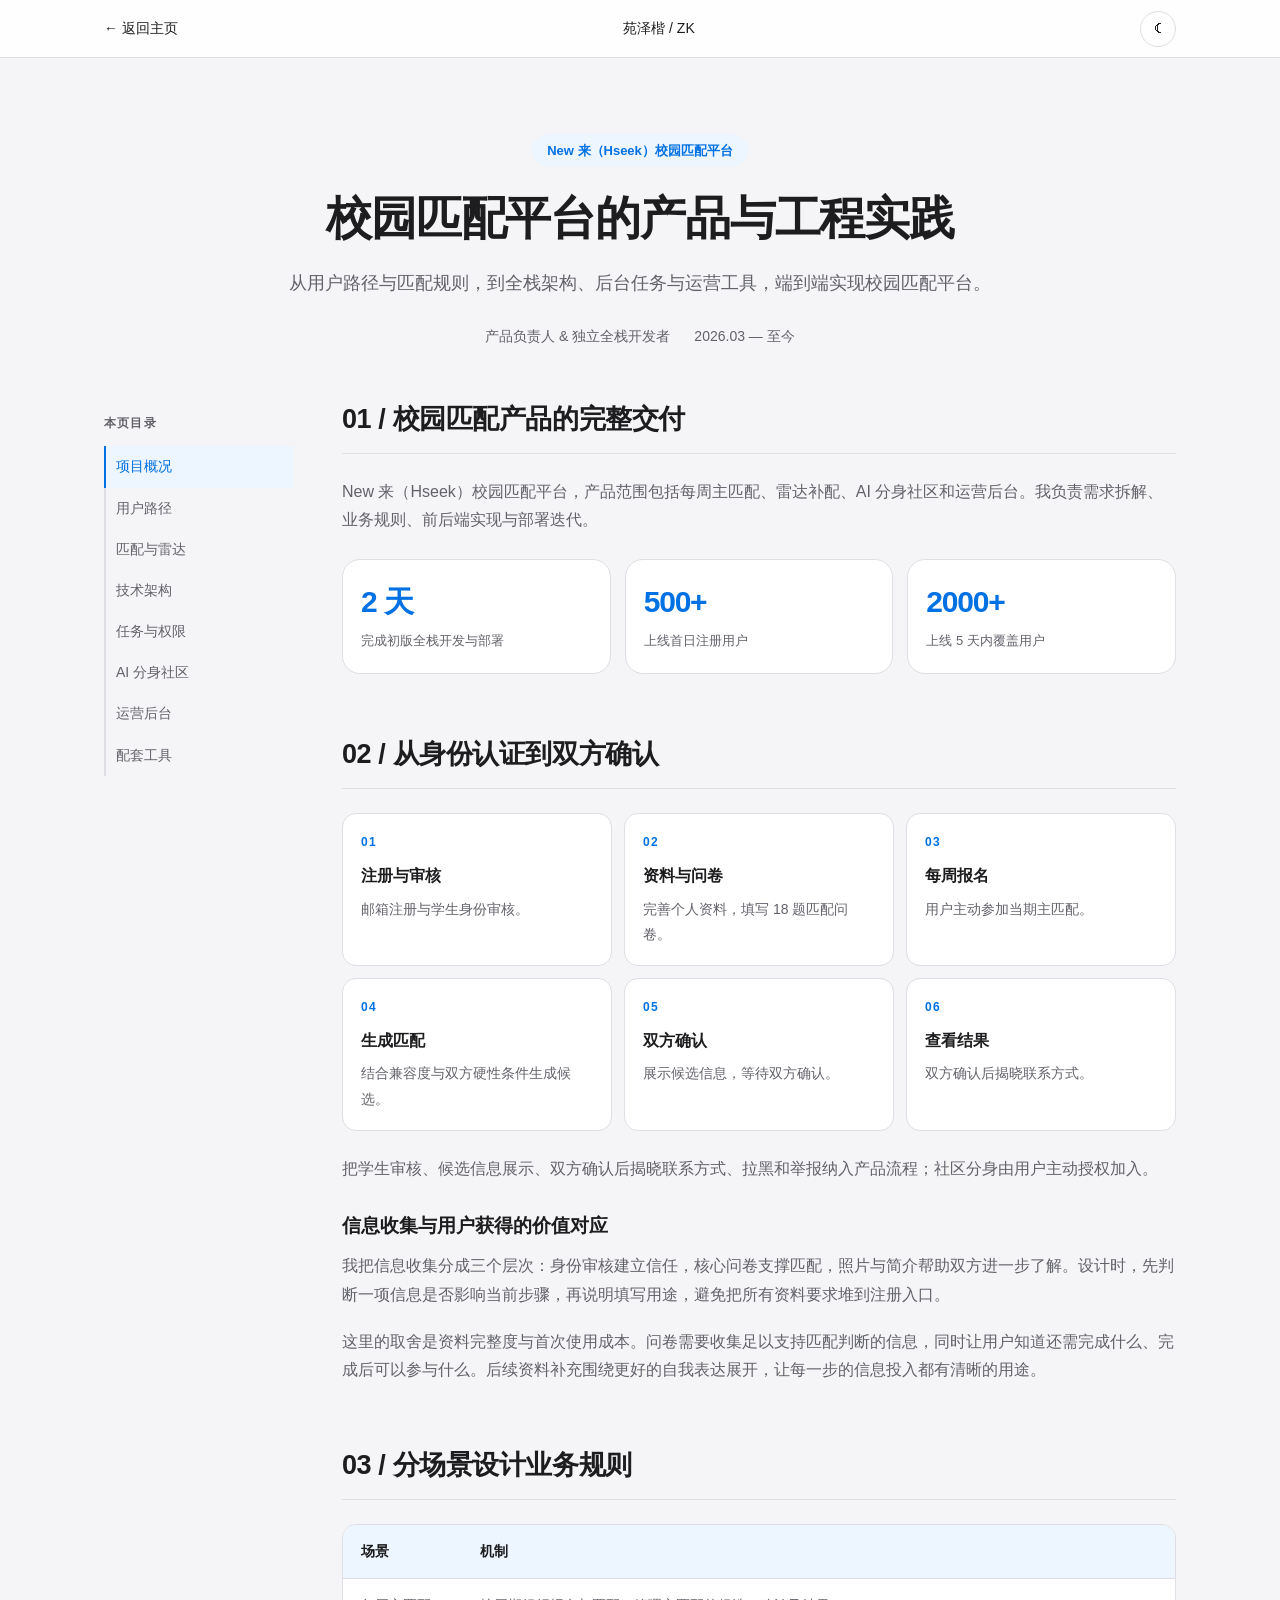
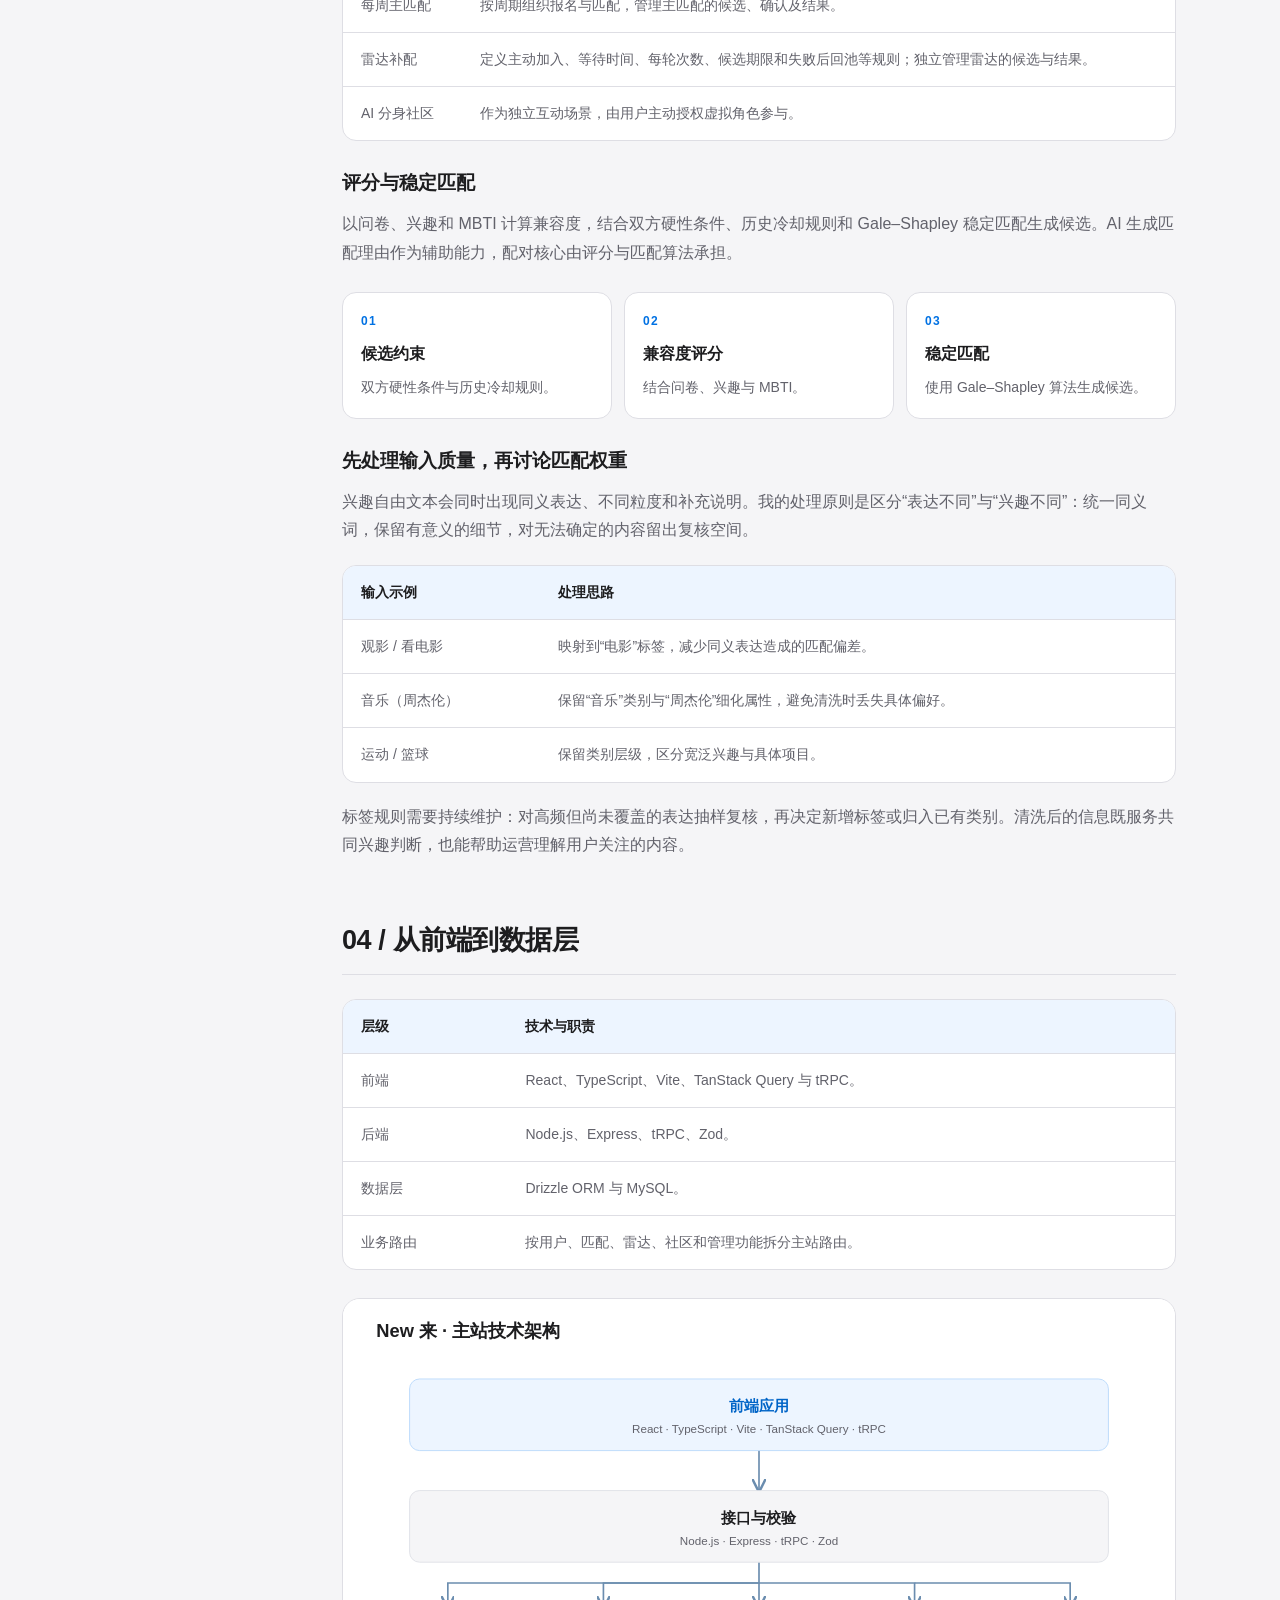
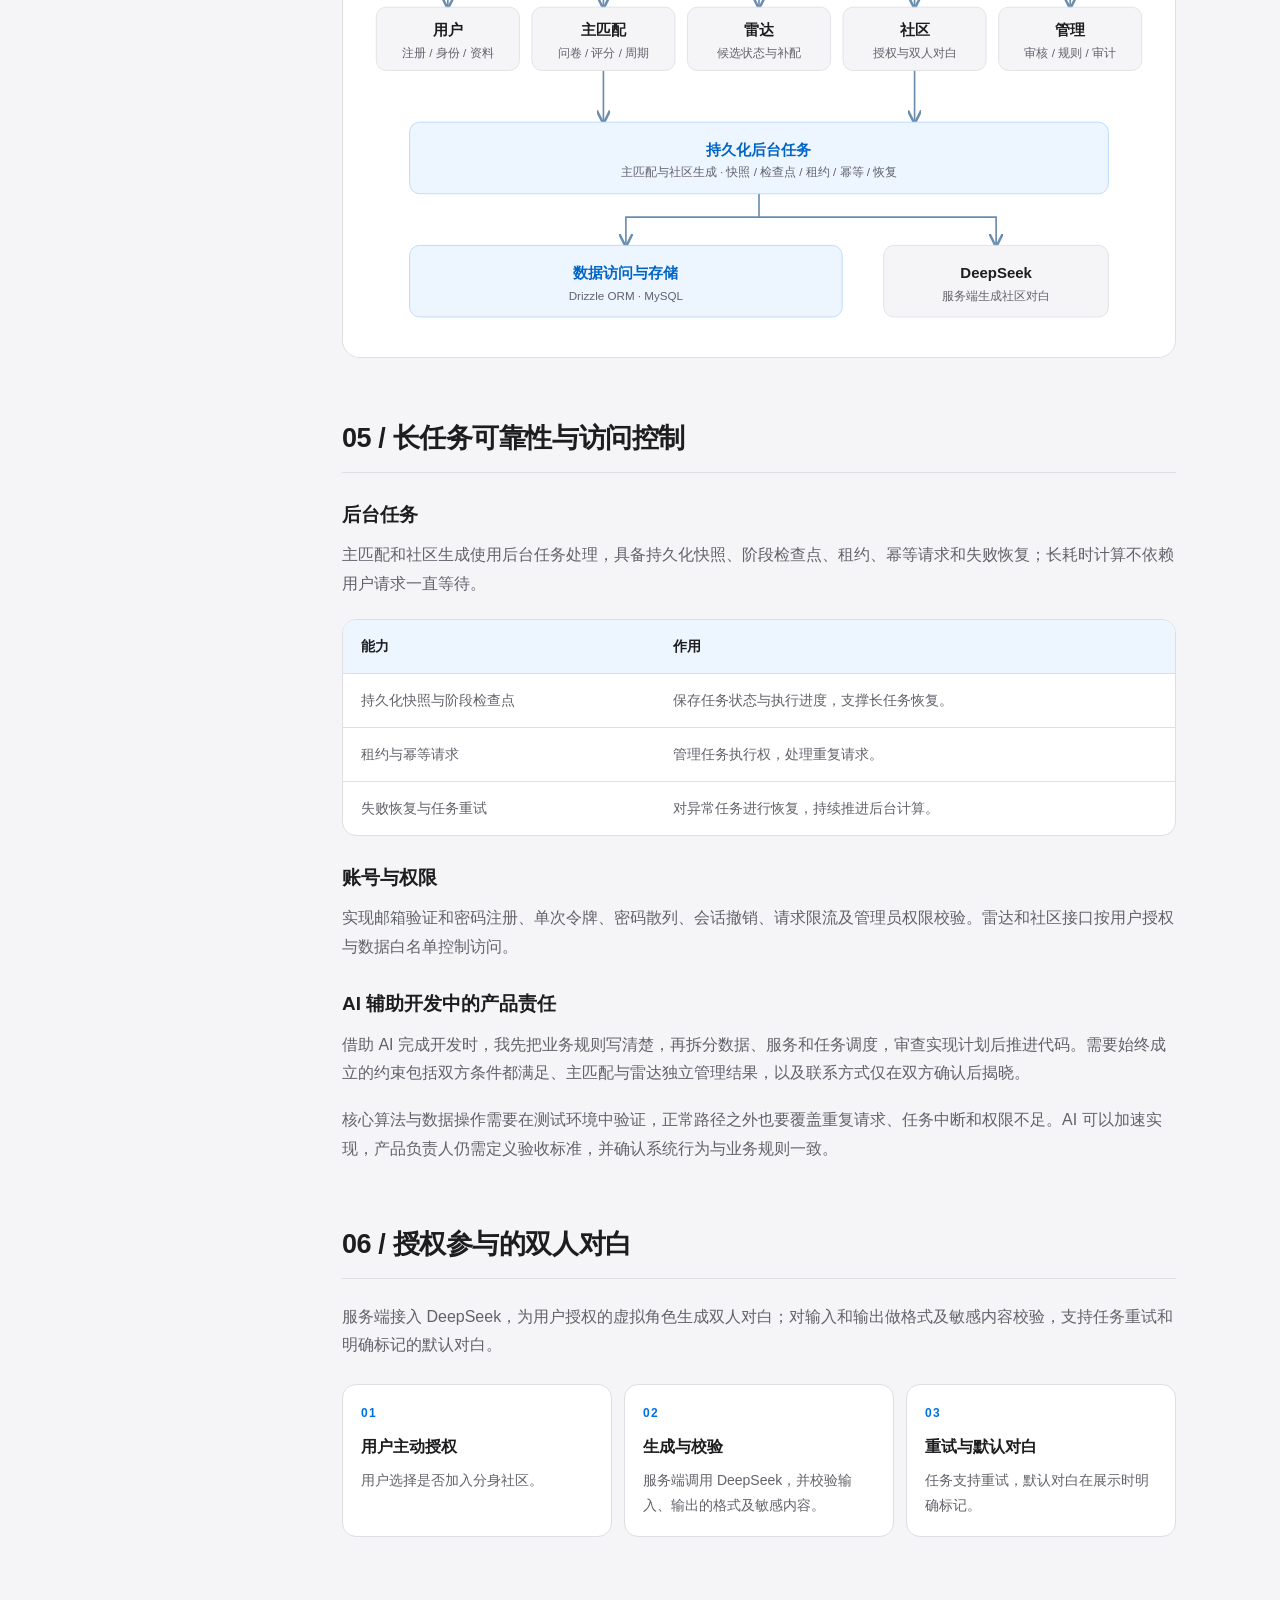
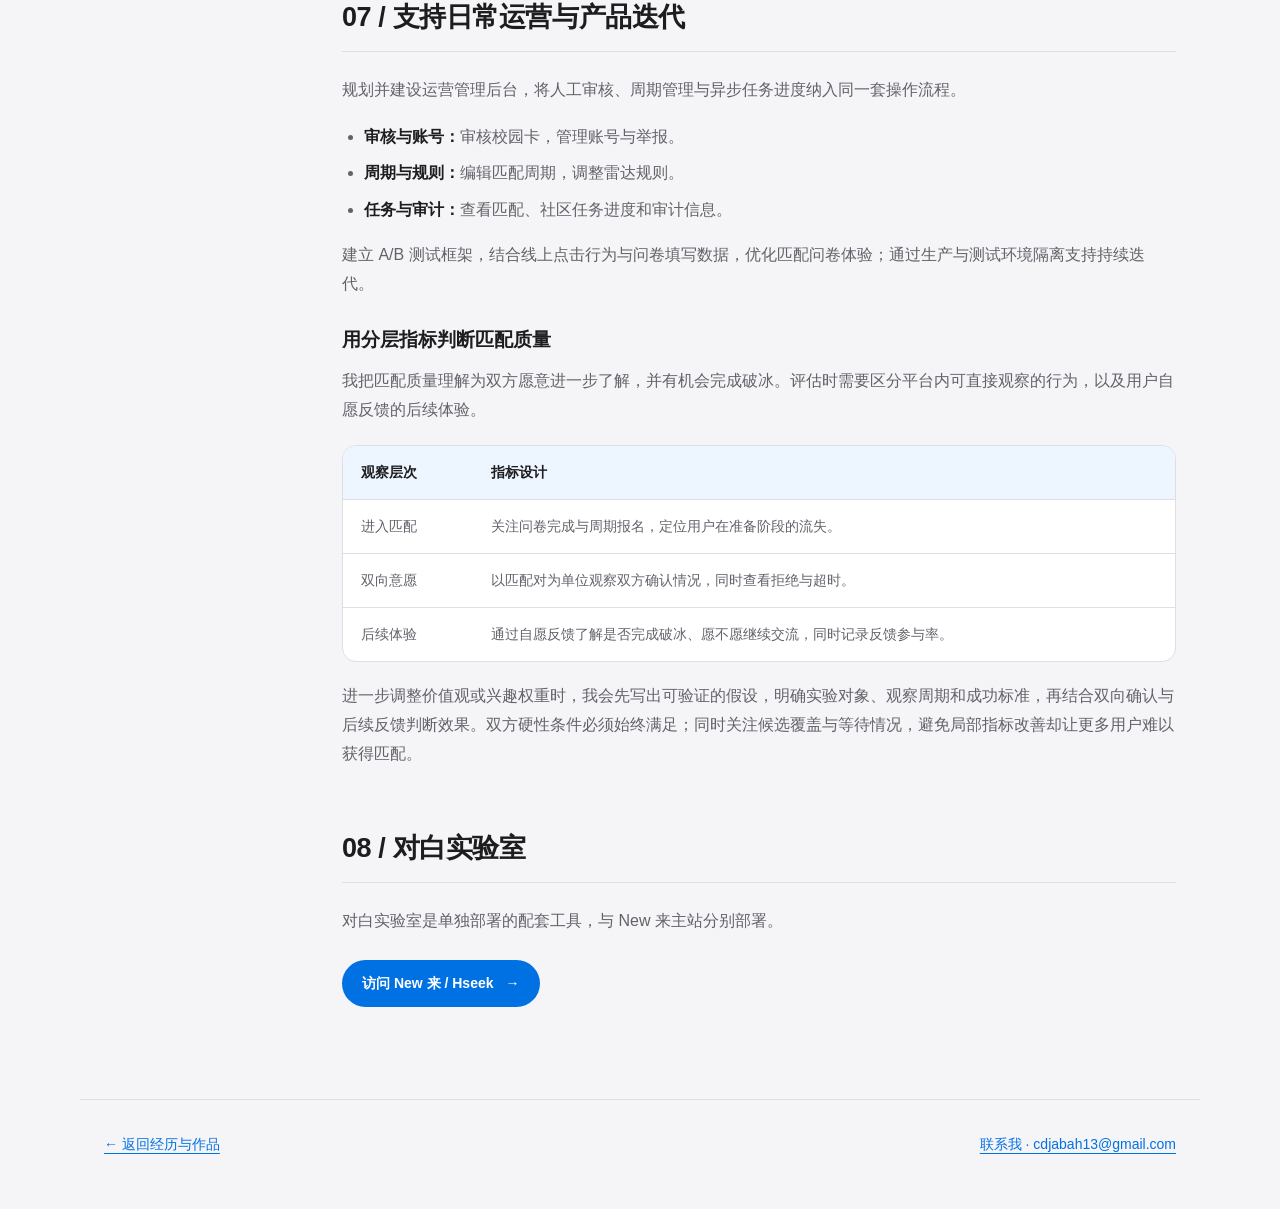
<file: newlai-detail.html>
<!DOCTYPE html>
<html lang="zh-CN">
<head>
<meta charset="UTF-8">
<meta name="viewport" content="width=device-width,initial-scale=1">
<title>New 来（Hseek）校园匹配平台 - 苑泽楷</title>
<meta name="description" content="从用户路径与匹配规则，到全栈架构、后台任务与运营工具，端到端实现校园匹配平台。">
<script>try{document.documentElement.dataset.theme=localStorage.getItem('theme')||'light';}catch{}</script>
<link rel="stylesheet" href="assets/case-study.css">
</head>
<body>
<a class="skip-link" href="#content">跳至正文</a>
<nav class="case-nav" aria-label="详情页导航">
<div class="nav-inner">
<a href="index.html#experience">← 返回主页</a>
<a href="index.html#about">苑泽楷 / ZK</a>
<button type="button" class="theme-toggle" aria-label="切换深色模式">☾</button>
</div>
</nav>
<header class="case-header">
<span class="eyebrow">New 来（Hseek）校园匹配平台</span>
<h1>校园匹配平台的产品与工程实践</h1>
<p class="lead">从用户路径与匹配规则，到全栈架构、后台任务与运营工具，端到端实现校园匹配平台。</p>
<div class="case-meta">
<span>产品负责人 &amp; 独立全栈开发者</span>
<span>2026.03 — 至今</span>
</div>
</header>
<div class="case-layout">
<aside class="case-toc" aria-label="文章目录">
<strong>本页目录</strong>
<a href="#overview">项目概况</a>
<a href="#journey">用户路径</a>
<a href="#matching">匹配与雷达</a>
<a href="#architecture">技术架构</a>
<a href="#reliability">任务与权限</a>
<a href="#community">AI 分身社区</a>
<a href="#operations">运营后台</a>
<a href="#dialogue-lab">配套工具</a>
</aside>
<main class="case-body" id="content">
<section class="case-section" id="overview">
<h2>01 / 校园匹配产品的完整交付</h2>
<p>New 来（Hseek）校园匹配平台，产品范围包括每周主匹配、雷达补配、AI 分身社区和运营后台。我负责需求拆解、业务规则、前后端实现与部署迭代。</p>
<div class="stats">
<div class="stat">
<b>2 天</b>
<span>完成初版全栈开发与部署</span>
</div>
<div class="stat">
<b>500+</b>
<span>上线首日注册用户</span>
</div>
<div class="stat">
<b>2000+</b>
<span>上线 5 天内覆盖用户</span>
</div>
</div>
</section>
<section class="case-section" id="journey">
<h2>02 / 从身份认证到双方确认</h2>
<ol class="process">
<li>
<strong>注册与审核</strong>邮箱注册与学生身份审核。</li>
<li>
<strong>资料与问卷</strong>完善个人资料，填写 18 题匹配问卷。</li>
<li>
<strong>每周报名</strong>用户主动参加当期主匹配。</li>
<li>
<strong>生成匹配</strong>结合兼容度与双方硬性条件生成候选。</li>
<li>
<strong>双方确认</strong>展示候选信息，等待双方确认。</li>
<li>
<strong>查看结果</strong>双方确认后揭晓联系方式。</li>
</ol>
<p>把学生审核、候选信息展示、双方确认后揭晓联系方式、拉黑和举报纳入产品流程；社区分身由用户主动授权加入。</p>
<h3>信息收集与用户获得的价值对应</h3>
<p>我把信息收集分成三个层次：身份审核建立信任，核心问卷支撑匹配，照片与简介帮助双方进一步了解。设计时，先判断一项信息是否影响当前步骤，再说明填写用途，避免把所有资料要求堆到注册入口。</p>
<p>这里的取舍是资料完整度与首次使用成本。问卷需要收集足以支持匹配判断的信息，同时让用户知道还需完成什么、完成后可以参与什么。后续资料补充围绕更好的自我表达展开，让每一步的信息投入都有清晰的用途。</p>
</section>
<section class="case-section" id="matching">
<h2>03 / 分场景设计业务规则</h2>
<div class="table-wrap" role="region" aria-label="场景对照表" tabindex="0">
<table class="two-column">
<thead>
<tr>
<th scope="col">场景</th>
<th scope="col">机制</th>
</tr>
</thead>
<tbody>
<tr>
<td>每周主匹配</td>
<td>按周期组织报名与匹配，管理主匹配的候选、确认及结果。</td>
</tr>
<tr>
<td>雷达补配</td>
<td>定义主动加入、等待时间、每轮次数、候选期限和失败后回池等规则；独立管理雷达的候选与结果。</td>
</tr>
<tr>
<td>AI 分身社区</td>
<td>作为独立互动场景，由用户主动授权虚拟角色参与。</td>
</tr>
</tbody>
</table>
</div>
<h3>评分与稳定匹配</h3>
<p>以问卷、兴趣和 MBTI 计算兼容度，结合双方硬性条件、历史冷却规则和 Gale–Shapley 稳定匹配生成候选。AI 生成匹配理由作为辅助能力，配对核心由评分与匹配算法承担。</p>
<ol class="process">
<li>
<strong>候选约束</strong>双方硬性条件与历史冷却规则。</li>
<li>
<strong>兼容度评分</strong>结合问卷、兴趣与 MBTI。</li>
<li>
<strong>稳定匹配</strong>使用 Gale–Shapley 算法生成候选。</li>
</ol>
<h3>先处理输入质量，再讨论匹配权重</h3>
<p>兴趣自由文本会同时出现同义表达、不同粒度和补充说明。我的处理原则是区分“表达不同”与“兴趣不同”：统一同义词，保留有意义的细节，对无法确定的内容留出复核空间。</p>
<div class="table-wrap" role="region" aria-label="兴趣标签规范化示例" tabindex="0">
<table class="two-column">
<thead><tr><th scope="col">输入示例</th><th scope="col">处理思路</th></tr></thead>
<tbody>
<tr><td>观影 / 看电影</td><td>映射到“电影”标签，减少同义表达造成的匹配偏差。</td></tr>
<tr><td>音乐（周杰伦）</td><td>保留“音乐”类别与“周杰伦”细化属性，避免清洗时丢失具体偏好。</td></tr>
<tr><td>运动 / 篮球</td><td>保留类别层级，区分宽泛兴趣与具体项目。</td></tr>
</tbody>
</table>
</div>
<p>标签规则需要持续维护：对高频但尚未覆盖的表达抽样复核，再决定新增标签或归入已有类别。清洗后的信息既服务共同兴趣判断，也能帮助运营理解用户关注的内容。</p>
</section>
<section class="case-section" id="architecture">
<h2>04 / 从前端到数据层</h2>
<div class="table-wrap" role="region" aria-label="层级对照表" tabindex="0">
<table class="two-column">
<thead>
<tr>
<th scope="col">层级</th>
<th scope="col">技术与职责</th>
</tr>
</thead>
<tbody>
<tr>
<td>前端</td>
<td>React、TypeScript、Vite、TanStack Query 与 tRPC。</td>
</tr>
<tr>
<td>后端</td>
<td>Node.js、Express、tRPC、Zod。</td>
</tr>
<tr>
<td>数据层</td>
<td>Drizzle ORM 与 MySQL。</td>
</tr>
<tr>
<td>业务路由</td>
<td>按用户、匹配、雷达、社区和管理功能拆分主站路由。</td>
</tr>
</tbody>
</table>
</div>
<figure class="figure">
<a href="assets/cases/newlai-architecture.svg" data-zoom aria-label="放大查看：New 来主站技术架构">
<img src="assets/cases/newlai-architecture.svg" alt="New 来主站技术架构：React 前端、tRPC 接口、业务路由、后台任务与 MySQL 数据层" loading="lazy">
</a>
</figure>
</section>
<section class="case-section" id="reliability">
<h2>05 / 长任务可靠性与访问控制</h2>
<h3>后台任务</h3>
<p>主匹配和社区生成使用后台任务处理，具备持久化快照、阶段检查点、租约、幂等请求和失败恢复；长耗时计算不依赖用户请求一直等待。</p>
<div class="table-wrap" role="region" aria-label="能力对照表" tabindex="0">
<table class="two-column">
<thead>
<tr>
<th scope="col">能力</th>
<th scope="col">作用</th>
</tr>
</thead>
<tbody>
<tr>
<td>持久化快照与阶段检查点</td>
<td>保存任务状态与执行进度，支撑长任务恢复。</td>
</tr>
<tr>
<td>租约与幂等请求</td>
<td>管理任务执行权，处理重复请求。</td>
</tr>
<tr>
<td>失败恢复与任务重试</td>
<td>对异常任务进行恢复，持续推进后台计算。</td>
</tr>
</tbody>
</table>
</div>
<h3>账号与权限</h3>
<p>实现邮箱验证和密码注册、单次令牌、密码散列、会话撤销、请求限流及管理员权限校验。雷达和社区接口按用户授权与数据白名单控制访问。</p>
<h3>AI 辅助开发中的产品责任</h3>
<p>借助 AI 完成开发时，我先把业务规则写清楚，再拆分数据、服务和任务调度，审查实现计划后推进代码。需要始终成立的约束包括双方条件都满足、主匹配与雷达独立管理结果，以及联系方式仅在双方确认后揭晓。</p>
<p>核心算法与数据操作需要在测试环境中验证，正常路径之外也要覆盖重复请求、任务中断和权限不足。AI 可以加速实现，产品负责人仍需定义验收标准，并确认系统行为与业务规则一致。</p>
</section>
<section class="case-section" id="community">
<h2>06 / 授权参与的双人对白</h2>
<p>服务端接入 DeepSeek，为用户授权的虚拟角色生成双人对白；对输入和输出做格式及敏感内容校验，支持任务重试和明确标记的默认对白。</p>
<ol class="process">
<li>
<strong>用户主动授权</strong>用户选择是否加入分身社区。</li>
<li>
<strong>生成与校验</strong>服务端调用 DeepSeek，并校验输入、输出的格式及敏感内容。</li>
<li>
<strong>重试与默认对白</strong>任务支持重试，默认对白在展示时明确标记。</li>
</ol>
</section>
<section class="case-section" id="operations">
<h2>07 / 支持日常运营与产品迭代</h2>
<p>规划并建设运营管理后台，将人工审核、周期管理与异步任务进度纳入同一套操作流程。</p>
<ul>
<li>
<strong>审核与账号：</strong>审核校园卡，管理账号与举报。</li>
<li>
<strong>周期与规则：</strong>编辑匹配周期，调整雷达规则。</li>
<li>
<strong>任务与审计：</strong>查看匹配、社区任务进度和审计信息。</li>
</ul>
<p>建立 A/B 测试框架，结合线上点击行为与问卷填写数据，优化匹配问卷体验；通过生产与测试环境隔离支持持续迭代。</p>
<h3>用分层指标判断匹配质量</h3>
<p>我把匹配质量理解为双方愿意进一步了解，并有机会完成破冰。评估时需要区分平台内可直接观察的行为，以及用户自愿反馈的后续体验。</p>
<div class="table-wrap" role="region" aria-label="匹配质量的指标设计" tabindex="0">
<table class="two-column">
<thead><tr><th scope="col">观察层次</th><th scope="col">指标设计</th></tr></thead>
<tbody>
<tr><td>进入匹配</td><td>关注问卷完成与周期报名，定位用户在准备阶段的流失。</td></tr>
<tr><td>双向意愿</td><td>以匹配对为单位观察双方确认情况，同时查看拒绝与超时。</td></tr>
<tr><td>后续体验</td><td>通过自愿反馈了解是否完成破冰、愿不愿继续交流，同时记录反馈参与率。</td></tr>
</tbody>
</table>
</div>
<p>进一步调整价值观或兴趣权重时，我会先写出可验证的假设，明确实验对象、观察周期和成功标准，再结合双向确认与后续反馈判断效果。双方硬性条件必须始终满足；同时关注候选覆盖与等待情况，避免局部指标改善却让更多用户难以获得匹配。</p>
</section>
<section class="case-section" id="dialogue-lab">
<h2>08 / 对白实验室</h2>
<p>对白实验室是单独部署的配套工具，与 New 来主站分别部署。</p>
<div class="action-row">
<a class="action" href="https://hseek.cn">访问 New 来 / Hseek <span aria-hidden="true">→</span>
</a>
</div>
</section>
</main>
</div>
<footer class="case-footer">
<a href="index.html#experience">← 返回经历与作品</a>
<a href="mailto:cdjabah13@gmail.com">联系我 · cdjabah13@gmail.com</a>
</footer>
<dialog class="zoom-dialog" aria-label="图片放大查看">
<button class="zoom-close" type="button">关闭 ×</button>
<div class="zoom-viewport" tabindex="0" aria-label="放大图片，可滚动查看">
<img alt="">
</div>
<p>
</p>
</dialog>
<script src="assets/case-study.js">
</script>
</body>
</html>
</file>
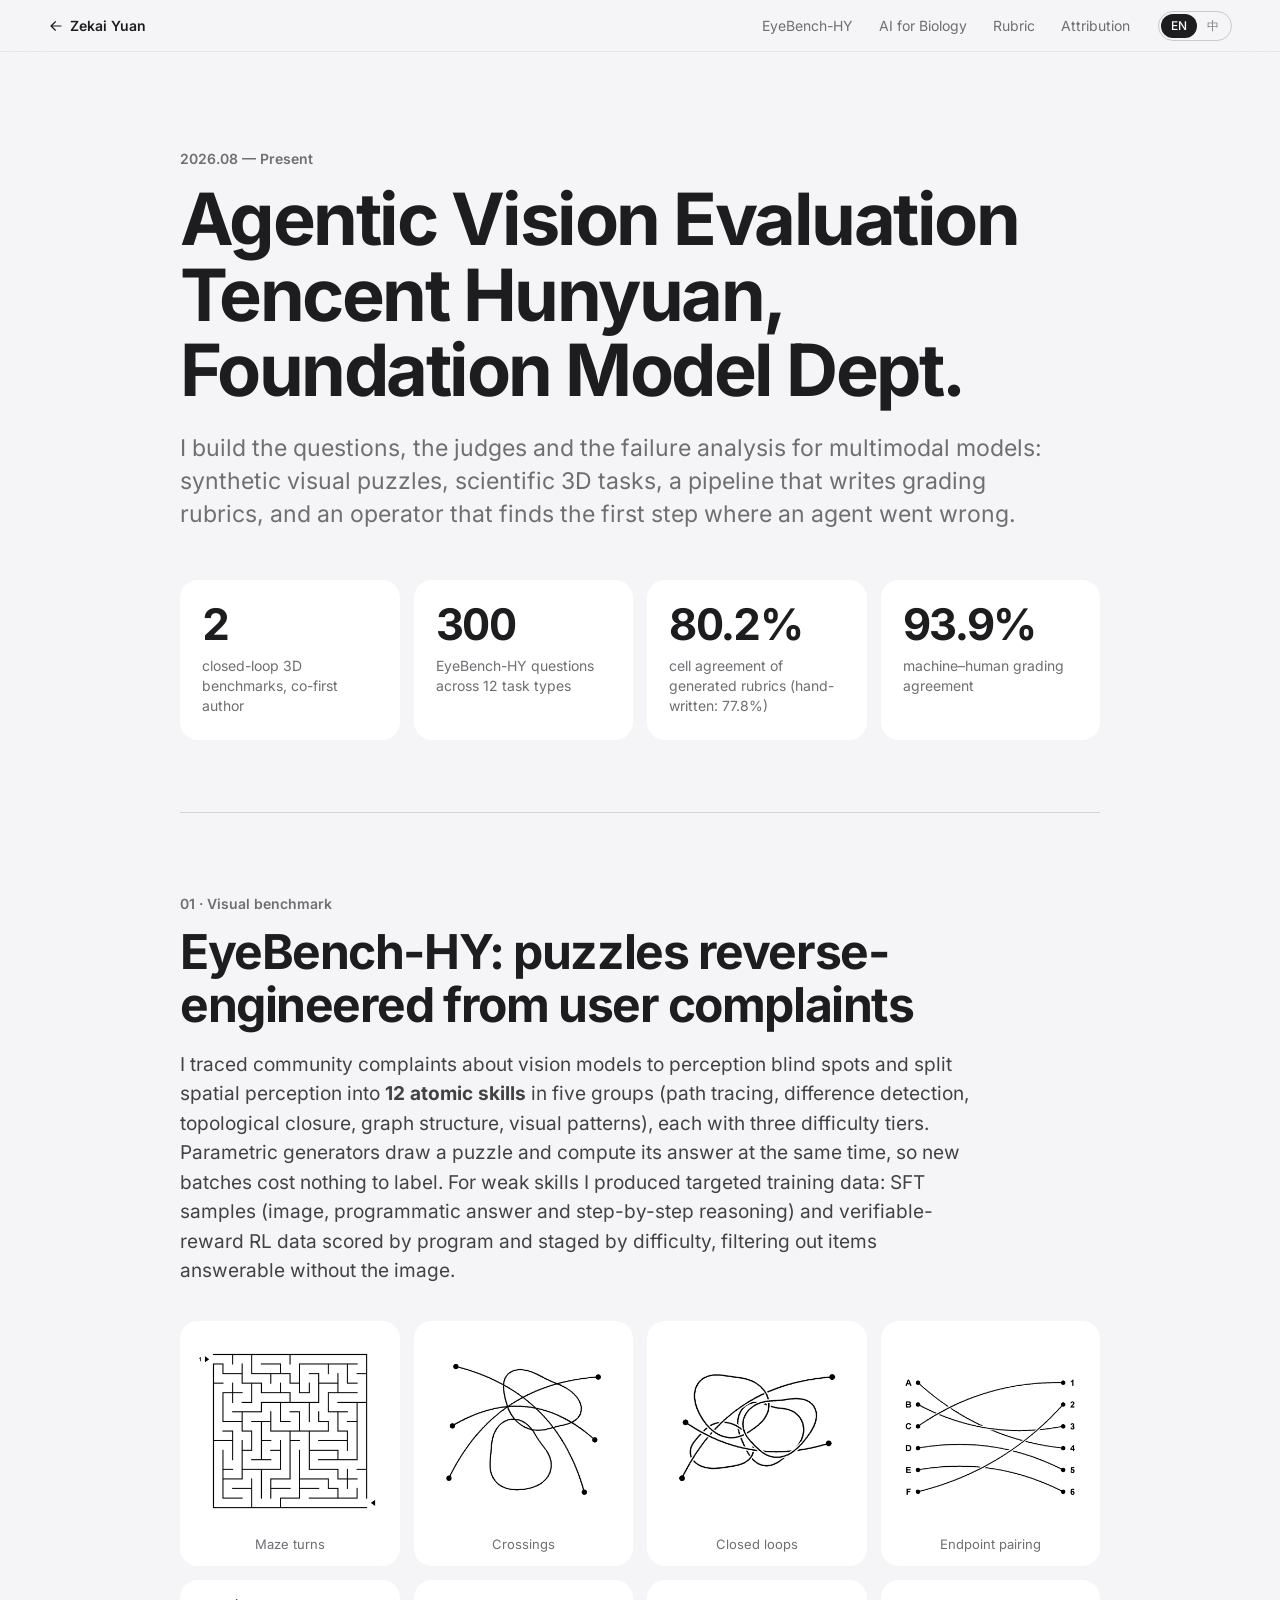
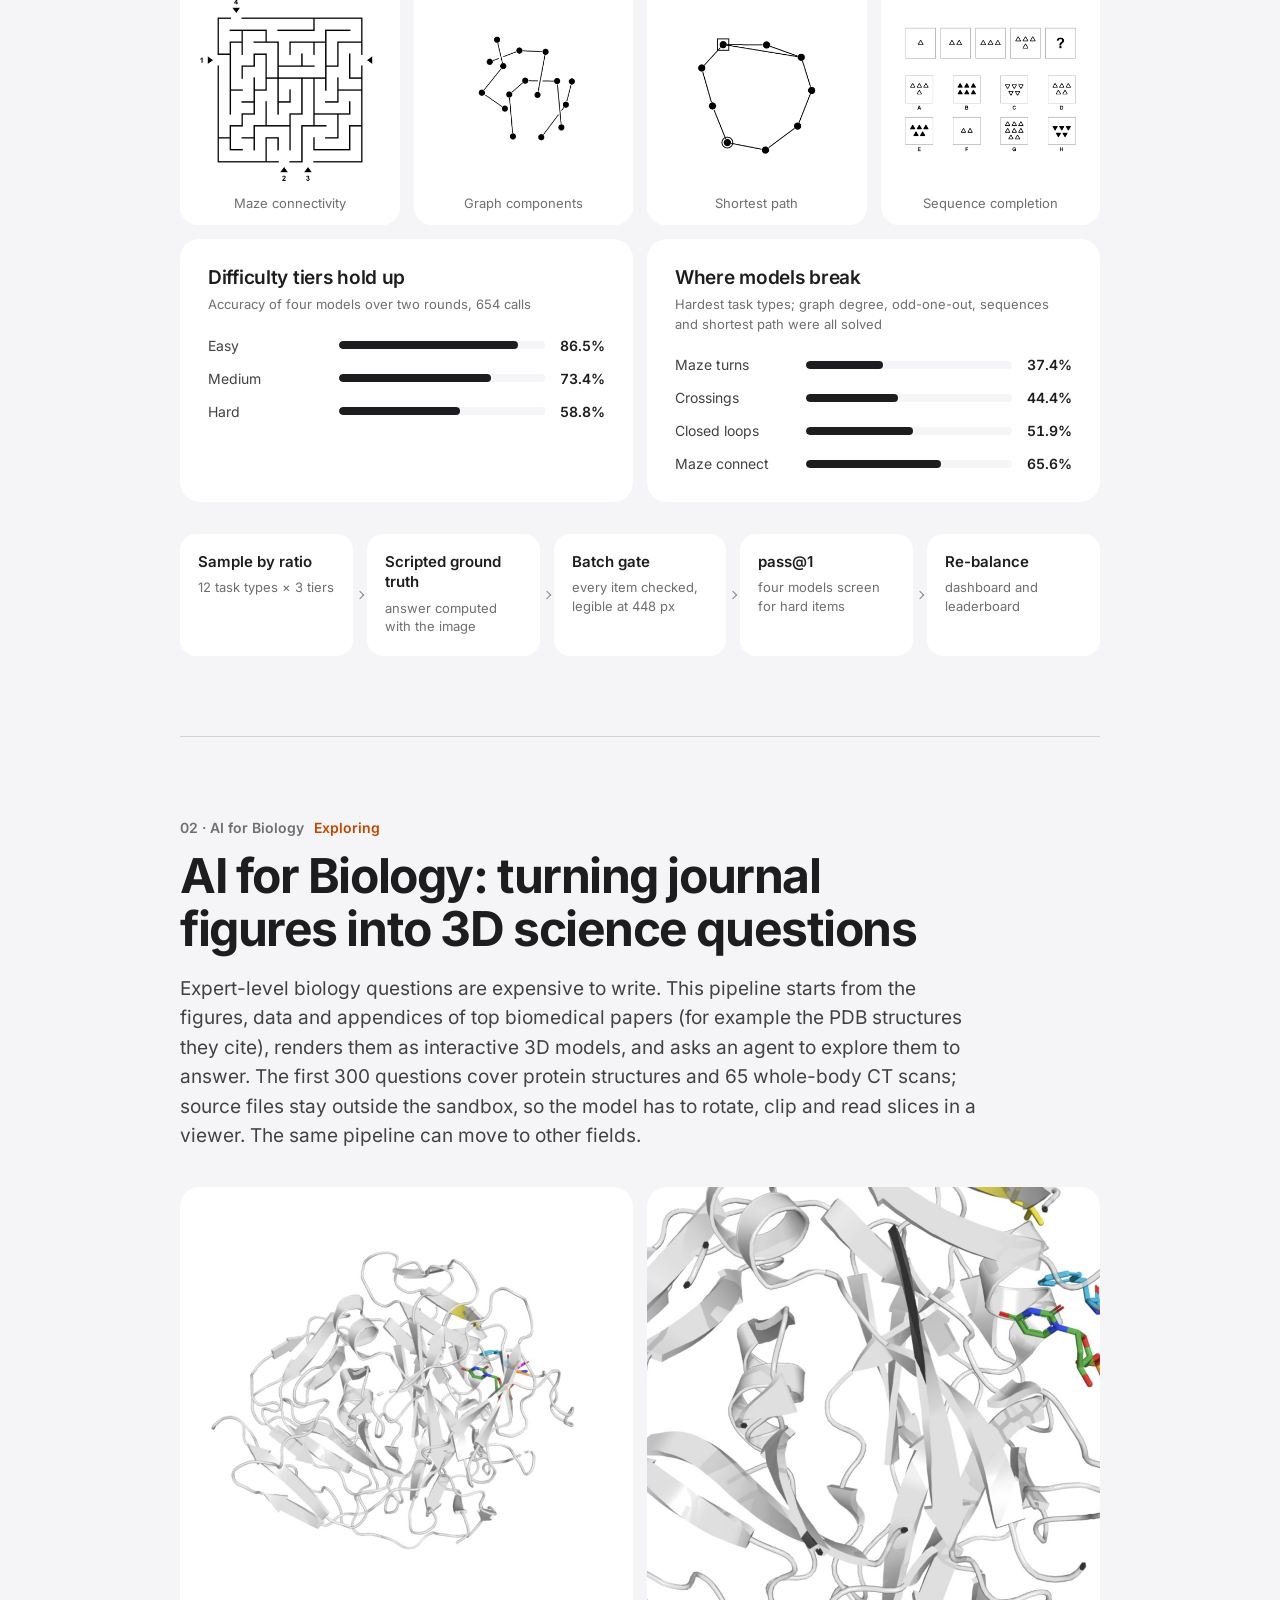
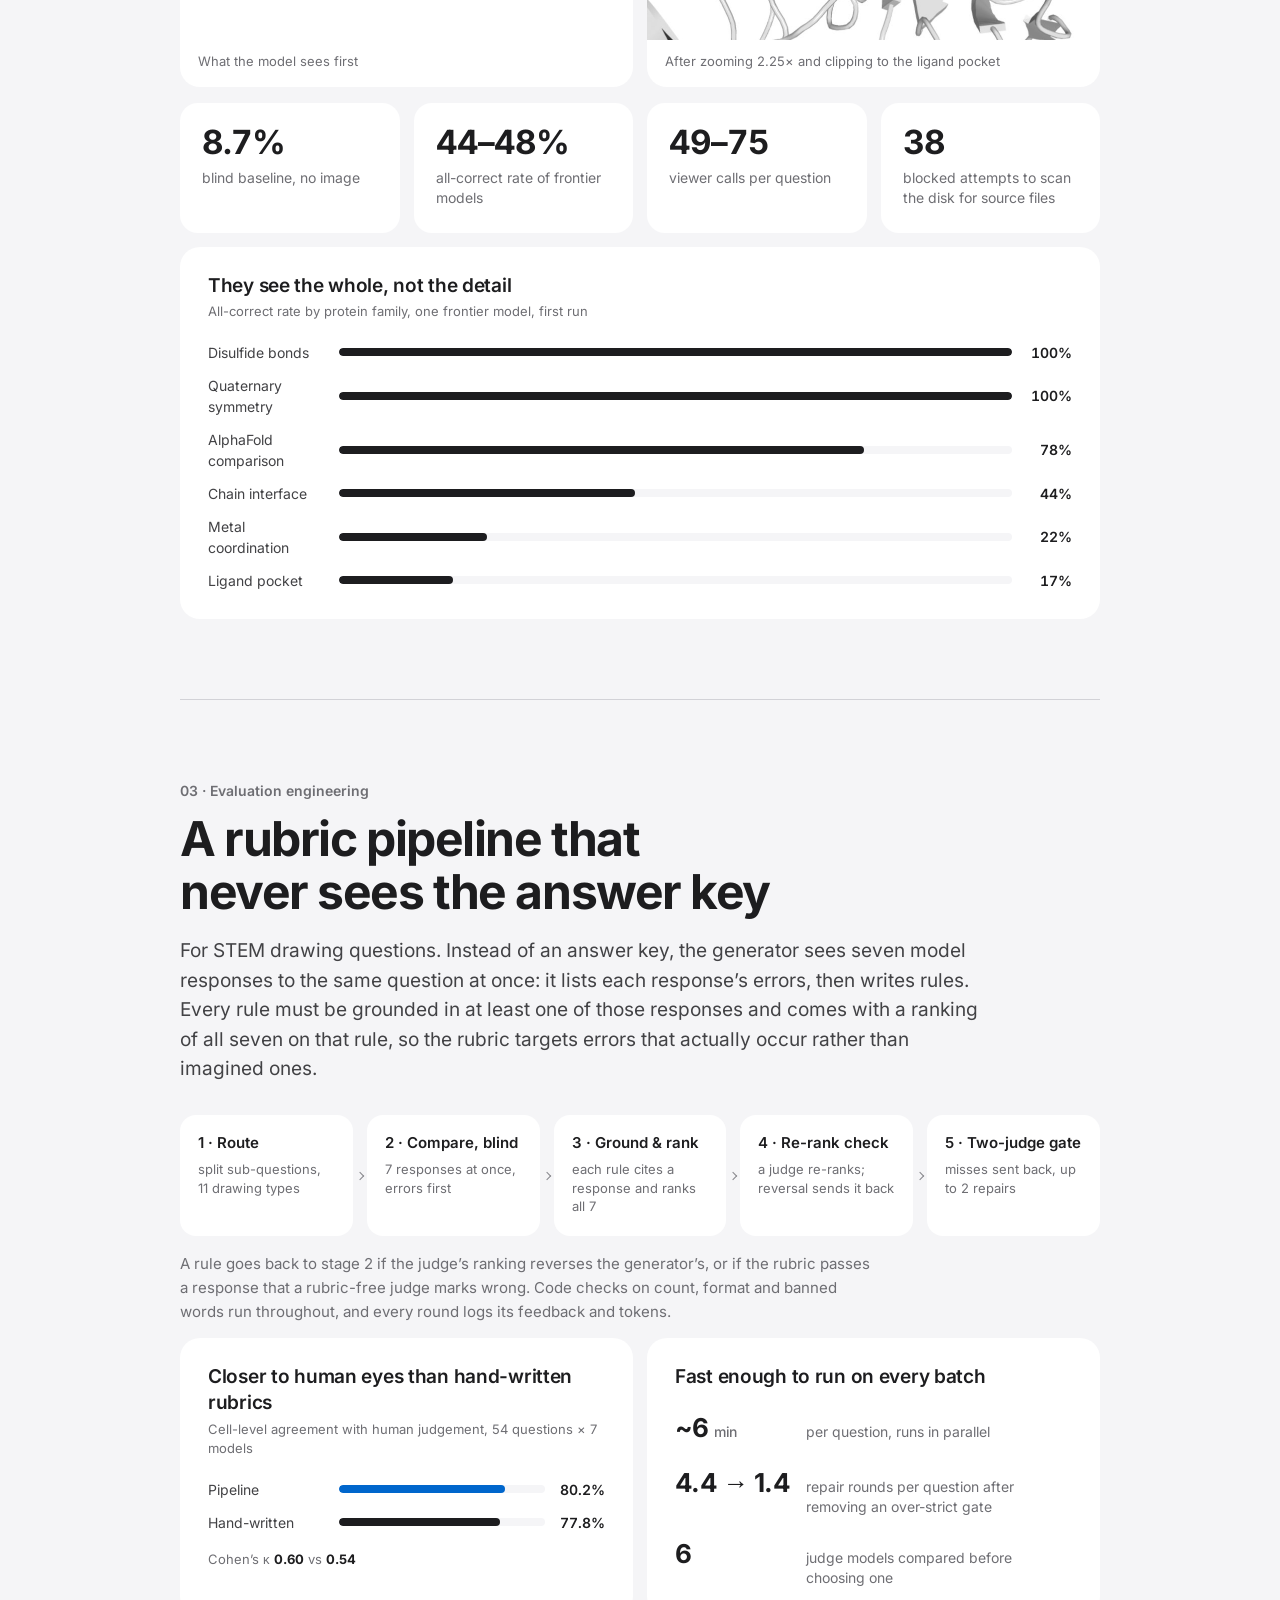
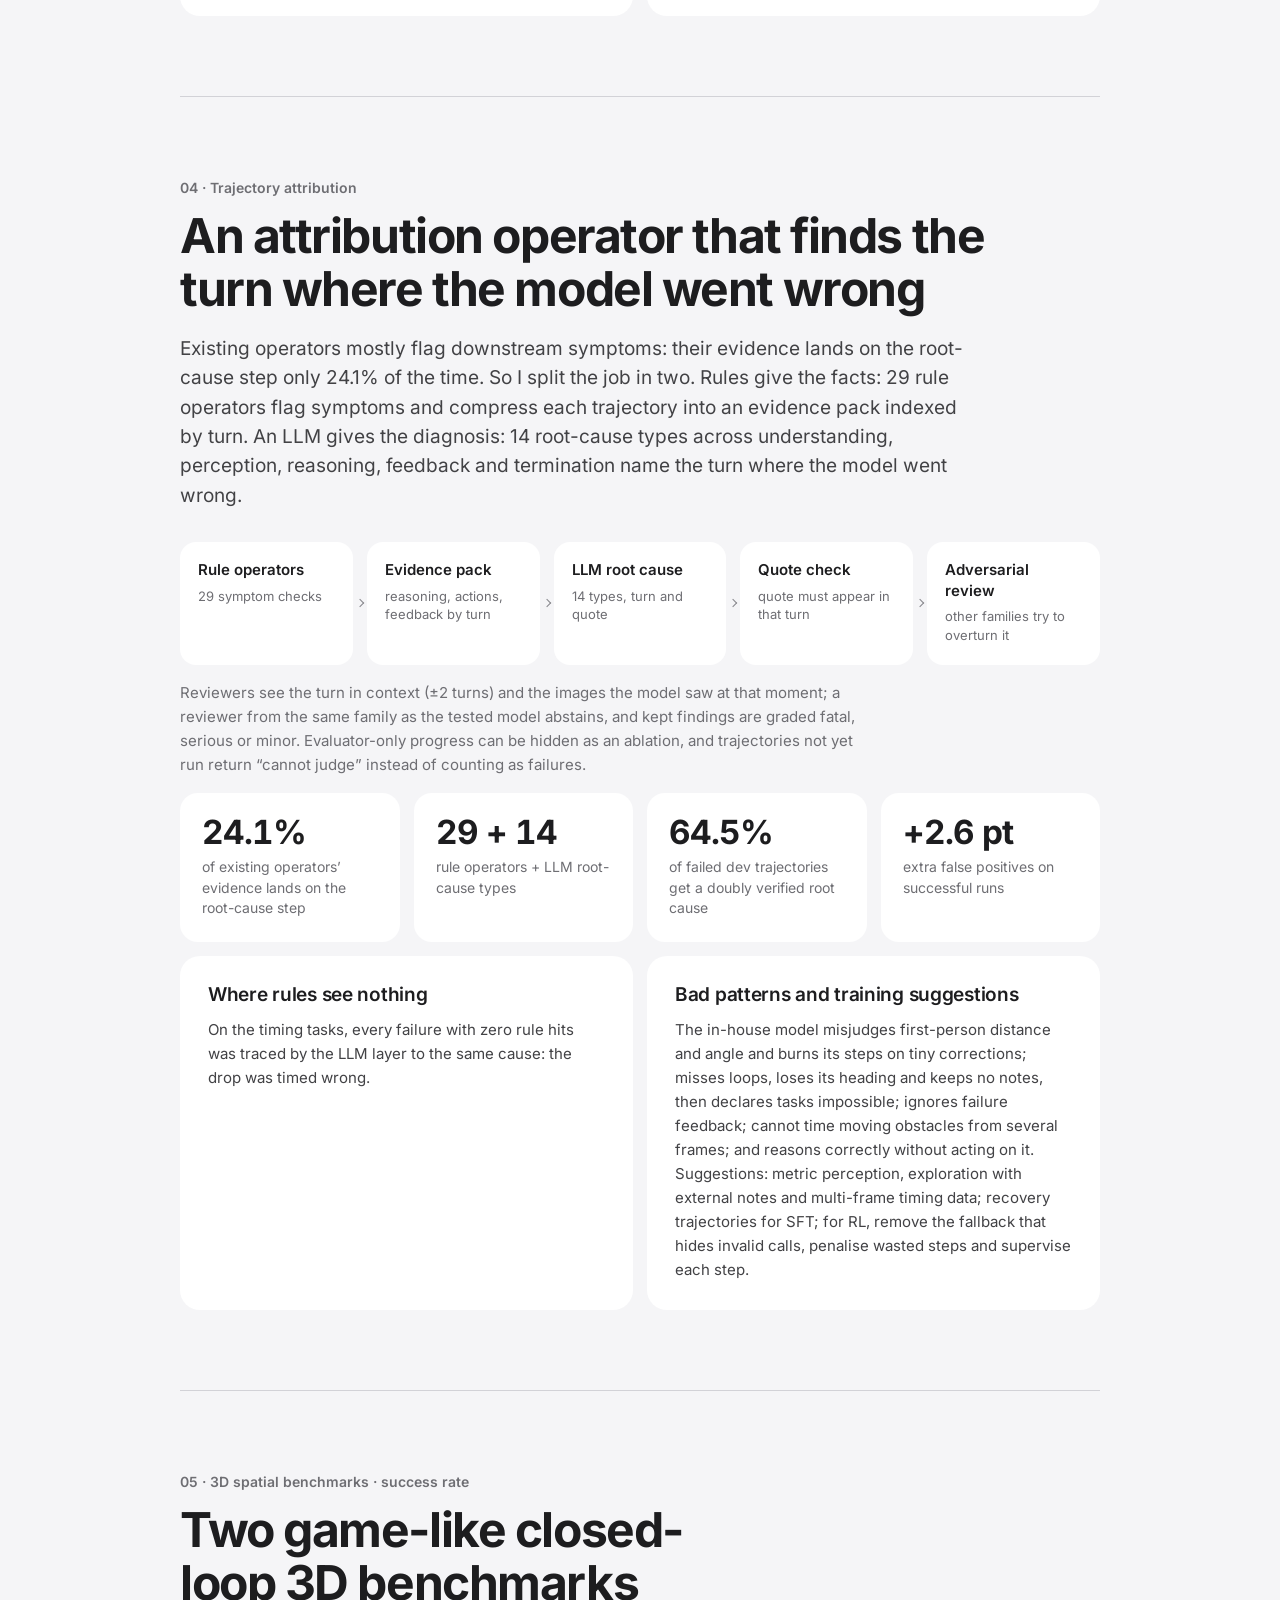
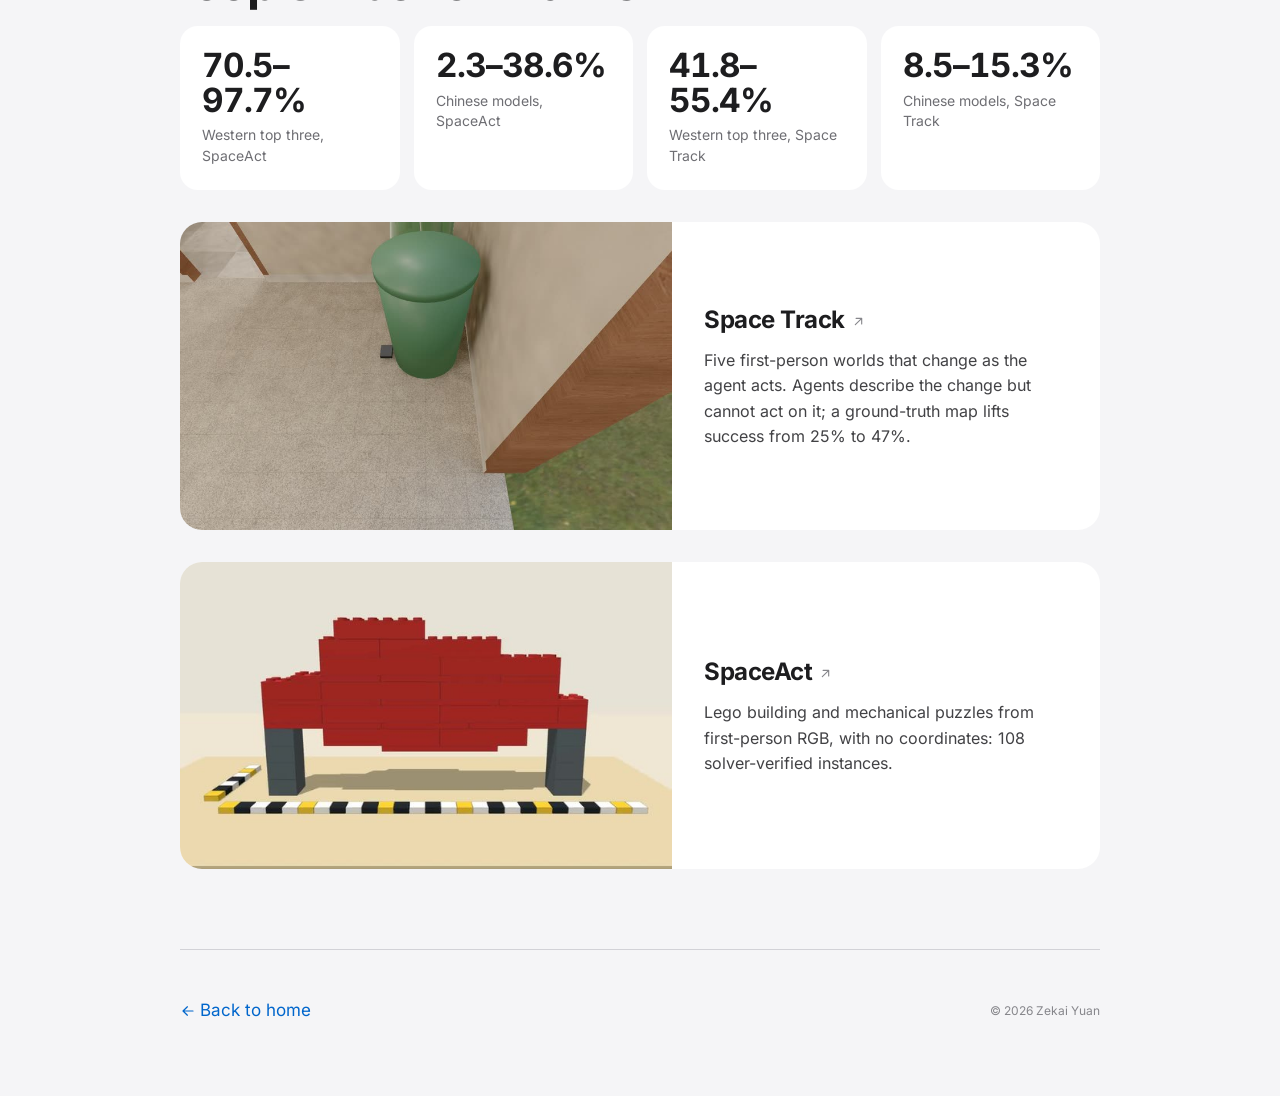
<file: tencent.html>
<!doctype html>
<html lang="en" data-lang="en" data-title-en="Agentic Vision Evaluation, Tencent Hunyuan · Zekai Yuan" data-title-zh="腾讯混元 · Agentic Vision 方向评测 · 苑泽楷">
<head>
<meta charset="utf-8">
<meta name="viewport" content="width=device-width, initial-scale=1, viewport-fit=cover">
<title>Agentic Vision Evaluation, Tencent Hunyuan · Zekai Yuan</title>
<meta name="description" content="Zekai Yuan's Agentic Vision evaluation work at Tencent Hunyuan Foundation Model Dept.: EyeBench-HY, Sci3D-Bench, an automatic rubric pipeline and an agent failure-attribution operator.">
<meta property="og:title" content="Agentic Vision Evaluation, Tencent Hunyuan · Zekai Yuan">
<meta property="og:image" content="https://zk-yuan.github.io/images/hy/sci3d-overview.jpg">
<meta name="theme-color" content="#f5f5f7">
<link rel="stylesheet" href="assets/site.css">
<script>
(function () {
  var d = document.documentElement;
  d.className += ' js';
  try {
    var l = localStorage.getItem('lang');
    if (!l) l = (navigator.language || '').toLowerCase().indexOf('zh') === 0 ? 'zh' : 'en';
    d.setAttribute('data-lang', l);
    d.lang = l === 'zh' ? 'zh-CN' : 'en';
  } catch (e) {}
})();
</script>
</head>
<body class="detail-page">
<a class="skip" href="#main"><span class="en">Skip to content</span><span class="zh">跳到正文</span></a>

<header class="dnav">
  <a class="dnav-back" href="index.html#experience"><svg viewBox="0 0 20 20" fill="currentColor" aria-hidden="true"><path fill-rule="evenodd" d="M17 10a.75.75 0 01-.75.75H5.612l4.158 3.96a.75.75 0 11-1.04 1.08l-5.5-5.25a.75.75 0 010-1.08l5.5-5.25a.75.75 0 111.04 1.08L5.612 9.25H16.25A.75.75 0 0117 10z" clip-rule="evenodd"/></svg><span class="en">Zekai Yuan</span><span class="zh">苑泽楷</span></a>
  <nav class="dnav-links" aria-label="On this page">
    <a href="#eyebench">EyeBench-HY</a>
    <a href="#sci3d">AI for Biology</a>
    <a href="#rubric">Rubric</a>
    <a href="#trace"><span class="en">Attribution</span><span class="zh">归因算子</span></a>
  </nav>
  <span class="lang" role="group" aria-label="Language">
    <button type="button" data-lang-btn="en" aria-pressed="true">EN</button>
    <button type="button" data-lang-btn="zh" aria-pressed="false">中</button>
  </span>
</header>

<main id="main" class="detail">

  <section class="d-hero">
    <p class="eyebrow">2026.08 — <span class="en">Present</span><span class="zh">至今</span></p>
    <h1><span class="en">Agentic Vision Evaluation<br>Tencent Hunyuan, Foundation Model Dept.</span><span class="zh">腾讯混元 · 基础模型部<br>Agentic Vision 方向评测</span></h1>
    <p class="d-lead"><span class="en">I build the questions, the judges and the failure analysis for multimodal models: synthetic visual puzzles, scientific 3D tasks, a pipeline that writes grading rubrics, and an operator that finds the first step where an agent went wrong.</span><span class="zh">为多模态大模型造题、造裁判、查失败：合成视觉题、科学三维题、自动写评分标准的链路，以及定位智能体“第一步走偏”的归因算子。</span></p>
    <dl class="stats">
      <div><dt>2</dt><dd><span class="en">closed-loop 3D benchmarks, co-first author</span><span class="zh">项三维空间闭环基准，共同一作</span></dd></div>
      <div><dt>300</dt><dd><span class="en">EyeBench-HY questions across 12 task types</span><span class="zh">道 EyeBench-HY 题，12 种考法</span></dd></div>
      <div><dt>80.2%</dt><dd><span class="en">cell agreement of generated rubrics (hand-written: 77.8%)</span><span class="zh">自动 Rubric 逐格一致率（人工 77.8%）</span></dd></div>
      <div><dt>93.9%</dt><dd><span class="en">machine–human grading agreement</span><span class="zh">机评-人评一致率</span></dd></div>
    </dl>
  </section>

  <!-- 01 EyeBench-HY -->
  <section id="eyebench" class="d-sec">
    <p class="eyebrow">01 · <span class="en">Visual benchmark</span><span class="zh">视觉基准</span></p>
    <h2><span class="en">EyeBench-HY: puzzles reverse-engineered from user complaints</span><span class="zh">EyeBench-HY：从用户吐槽里反推的视觉考题</span></h2>
    <p class="d-intro"><span class="en">I traced community complaints about vision models to perception blind spots and split spatial perception into <b>12 atomic skills</b> in five groups (path tracing, difference detection, topological closure, graph structure, visual patterns), each with three difficulty tiers. Parametric generators draw a puzzle and compute its answer at the same time, so new batches cost nothing to label. For weak skills I produced targeted training data: SFT samples (image, programmatic answer and step-by-step reasoning) and verifiable-reward RL data scored by program and staged by difficulty, filtering out items answerable without the image.</span><span class="zh">从社区对视觉模型的吐槽反推感知盲区，把空间感知拆成路径追踪、差异检测、拓扑闭合、图结构、图形规律 <b>5 类 12 种原子能力</b>，每种 3 档难度。参数化生成器画图的同时算出答案，新题不需要人工标注。针对薄弱能力定向生产训练数据：<b>SFT 数据</b>（题图 + 程序化答案 + 分步推理过程）与 <b>RL 可验证奖励数据</b>（程序判分、按难度分档做课程），并用去图消融过滤不看图也能答对的样本。</span></p>
    <div class="gallery">
      <figure><img loading="lazy" src="images/hy/eb-maze-turns.png" width="720" height="720" alt="Maze for counting turns"><figcaption><span class="en">Maze turns</span><span class="zh">迷宫转弯计数</span></figcaption></figure>
      <figure><img loading="lazy" src="images/hy/eb-crossings.png" width="720" height="720" alt="Tangled curves for counting crossings"><figcaption><span class="en">Crossings</span><span class="zh">交点计数</span></figcaption></figure>
      <figure><img loading="lazy" src="images/hy/eb-closed-loops.png" width="720" height="720" alt="Curves for counting closed loops"><figcaption><span class="en">Closed loops</span><span class="zh">闭环计数</span></figcaption></figure>
      <figure><img loading="lazy" src="images/hy/eb-pairing.png" width="720" height="720" alt="Lines connecting letters to numbers"><figcaption><span class="en">Endpoint pairing</span><span class="zh">端点配对</span></figcaption></figure>
      <figure><img loading="lazy" src="images/hy/eb-maze-connect.png" width="720" height="720" alt="Maze with several entrances"><figcaption><span class="en">Maze connectivity</span><span class="zh">迷宫连通判定</span></figcaption></figure>
      <figure><img loading="lazy" src="images/hy/eb-components.png" width="720" height="720" alt="Graph with separate components"><figcaption><span class="en">Graph components</span><span class="zh">图连通分量</span></figcaption></figure>
      <figure><img loading="lazy" src="images/hy/eb-shortest.png" width="720" height="720" alt="Graph with start and end nodes"><figcaption><span class="en">Shortest path</span><span class="zh">图最短路</span></figcaption></figure>
      <figure><img loading="lazy" src="images/hy/eb-pattern.png" width="720" height="720" alt="Sequence completion puzzle"><figcaption><span class="en">Sequence completion</span><span class="zh">规律序列补全</span></figcaption></figure>
    </div>

    <div class="d-grid2">
      <div class="panel">
        <h3><span class="en">Difficulty tiers hold up</span><span class="zh">难度分档成立</span></h3>
        <p class="panel-note"><span class="en">Accuracy of four models over two rounds, 654 calls</span><span class="zh">四个模型两轮跑测，共 654 次调用的正确率</span></p>
        <ul class="bars">
          <li><span class="bl"><span class="en">Easy</span><span class="zh">简单</span></span><span class="bt"><i style="--v:86.5%"></i></span><b>86.5%</b></li>
          <li><span class="bl"><span class="en">Medium</span><span class="zh">中等</span></span><span class="bt"><i style="--v:73.4%"></i></span><b>73.4%</b></li>
          <li><span class="bl"><span class="en">Hard</span><span class="zh">困难</span></span><span class="bt"><i style="--v:58.8%"></i></span><b>58.8%</b></li>
        </ul>
      </div>
      <div class="panel">
        <h3><span class="en">Where models break</span><span class="zh">模型在哪里翻车</span></h3>
        <p class="panel-note"><span class="en">Hardest task types; graph degree, odd-one-out, sequences and shortest path were all solved</span><span class="zh">最难的几种考法；节点度数、找异类、序列补全、最短路全部答对</span></p>
        <ul class="bars">
          <li><span class="bl"><span class="en">Maze turns</span><span class="zh">转弯计数</span></span><span class="bt"><i style="--v:37.4%"></i></span><b>37.4%</b></li>
          <li><span class="bl"><span class="en">Crossings</span><span class="zh">交点计数</span></span><span class="bt"><i style="--v:44.4%"></i></span><b>44.4%</b></li>
          <li><span class="bl"><span class="en">Closed loops</span><span class="zh">闭环计数</span></span><span class="bt"><i style="--v:51.9%"></i></span><b>51.9%</b></li>
          <li><span class="bl"><span class="en">Maze connect</span><span class="zh">连通判定</span></span><span class="bt"><i style="--v:65.6%"></i></span><b>65.6%</b></li>
        </ul>
      </div>
    </div>

    <ol class="flow flow-5">
      <li><b><span class="en">Sample by ratio</span><span class="zh">按比例出题</span></b><span><span class="en">12 task types × 3 tiers</span><span class="zh">12 种考法 × 3 档难度</span></span></li>
      <li><b><span class="en">Scripted ground truth</span><span class="zh">脚本生成 GT</span></b><span><span class="en">answer computed with the image</span><span class="zh">画图时同步算答案</span></span></li>
      <li><b><span class="en">Batch gate</span><span class="zh">批次门禁</span></b><span><span class="en">every item checked, legible at 448 px</span><span class="zh">逐题检查，缩到 448px 仍可辨认</span></span></li>
      <li><b>pass@1</b><span><span class="en">four models screen for hard items</span><span class="zh">多模型筛出高难题</span></span></li>
      <li><b><span class="en">Re-balance</span><span class="zh">迭代配比</span></b><span><span class="en">dashboard and leaderboard</span><span class="zh">上线看题看板与排行榜</span></span></li>
    </ol>
  </section>

  <!-- 02 Sci3D -->
  <section id="sci3d" class="d-sec">
    <p class="eyebrow">02 · AI for Biology <em class="tag-new"><span class="en">Exploring</span><span class="zh">探索中</span></em></p>
    <h2><span class="en">AI for Biology: turning journal figures into 3D science questions</span><span class="zh">AI for Biology：把顶刊论文里的图变成三维科学题</span></h2>
    <p class="d-intro"><span class="en">Expert-level biology questions are expensive to write. This pipeline starts from the figures, data and appendices of top biomedical papers (for example the PDB structures they cite), renders them as interactive 3D models, and asks an agent to explore them to answer. The first 300 questions cover protein structures and 65 whole-body CT scans; source files stay outside the sandbox, so the model has to rotate, clip and read slices in a viewer. The same pipeline can move to other fields.</span><span class="zh">专家级的生物科学题出题成本很高。这条 pipeline 从生物医学顶刊论文的图表、数据与附录出发（例如论文引用的 PDB 结构），渲染成可交互的三维模型，让智能体在空间中探索作答。首批 300 题覆盖蛋白结构与 65 例全身 CT；源文件锁在沙箱外，模型只能在查看器里旋转、剖切、翻看切面。同一套流程可以迁移到其他学科。</span></p>
    <div class="pair">
      <figure><img loading="lazy" src="images/hy/sci3d-overview.jpg" width="900" height="900" alt="Protein structure rendered as grey ribbons with a coloured ligand"><figcaption><span class="en">What the model sees first</span><span class="zh">模型看到的总览</span></figcaption></figure>
      <figure><img loading="lazy" src="images/hy/sci3d-clipped.jpg" width="900" height="900" alt="The same protein zoomed 2.25 times and clipped to expose the ligand pocket"><figcaption><span class="en">After zooming 2.25× and clipping to the ligand pocket</span><span class="zh">放大 2.25 倍并剖切到配体口袋之后</span></figcaption></figure>
    </div>
    <dl class="stats stats-sm">
      <div><dt>8.7%</dt><dd><span class="en">blind baseline, no image</span><span class="zh">不看图盲答的基线</span></dd></div>
      <div><dt>44–48%</dt><dd><span class="en">all-correct rate of frontier models</span><span class="zh">前沿模型全对率（初测）</span></dd></div>
      <div><dt>49–75</dt><dd><span class="en">viewer calls per question</span><span class="zh">次查看器调用 / 题</span></dd></div>
      <div><dt>38</dt><dd><span class="en">blocked attempts to scan the disk for source files</span><span class="zh">次扫盘偷看源文件被拦下</span></dd></div>
    </dl>
    <div class="panel">
      <h3><span class="en">They see the whole, not the detail</span><span class="zh">看得清整体，看不准局部</span></h3>
      <p class="panel-note"><span class="en">All-correct rate by protein family, one frontier model, first run</span><span class="zh">某前沿模型在蛋白题上的分题族全对率（初测）</span></p>
      <ul class="bars">
        <li><span class="bl"><span class="en">Disulfide bonds</span><span class="zh">二硫键</span></span><span class="bt"><i style="--v:100%"></i></span><b>100%</b></li>
        <li><span class="bl"><span class="en">Quaternary symmetry</span><span class="zh">四级结构对称性</span></span><span class="bt"><i style="--v:100%"></i></span><b>100%</b></li>
        <li><span class="bl"><span class="en">AlphaFold comparison</span><span class="zh">AlphaFold 对比</span></span><span class="bt"><i style="--v:78%"></i></span><b>78%</b></li>
        <li><span class="bl"><span class="en">Chain interface</span><span class="zh">链间界面</span></span><span class="bt"><i style="--v:44%"></i></span><b>44%</b></li>
        <li><span class="bl"><span class="en">Metal coordination</span><span class="zh">金属位点配位</span></span><span class="bt"><i style="--v:22%"></i></span><b>22%</b></li>
        <li><span class="bl"><span class="en">Ligand pocket</span><span class="zh">配体口袋</span></span><span class="bt"><i style="--v:17%"></i></span><b>17%</b></li>
      </ul>
    </div>
  </section>

  <!-- 03 Rubric pipeline -->
  <section id="rubric" class="d-sec">
    <p class="eyebrow">03 · <span class="en">Evaluation engineering</span><span class="zh">评测工程</span></p>
    <h2><span class="en">A rubric pipeline that never sees the answer key</span><span class="zh">Rubric 自动生成链路：不看答案写评分标准</span></h2>
    <p class="d-intro"><span class="en">For STEM drawing questions. Instead of an answer key, the generator sees seven model responses to the same question at once: it lists each response’s errors, then writes rules. Every rule must be grounded in at least one of those responses and comes with a ranking of all seven on that rule, so the rubric targets errors that actually occur rather than imagined ones.</span><span class="zh">面向 STEM 作图题。生成模型不看参考答案，而是同时看到同一题的 7 份模型作答：先逐份写错因，再写条款。每条 Rubric 必须在至少一份作答里找到依据，并给出 7 份作答在这一条上的偏序，写出来的标准针对的是真实出现的错误，而不是凭空想象的扣分点。</span></p>
    <ol class="flow flow-5">
      <li><b>1 · <span class="en">Route</span><span class="zh">路由</span></b><span><span class="en">split sub-questions, 11 drawing types</span><span class="zh">拆小问，归入 11 类作图形态</span></span></li>
      <li><b>2 · <span class="en">Compare, blind</span><span class="zh">对比式盲产</span></b><span><span class="en">7 responses at once, errors first</span><span class="zh">同时看 7 份作答，先写错因表</span></span></li>
      <li><b>3 · <span class="en">Ground &amp; rank</span><span class="zh">依据与偏序</span></b><span><span class="en">each rule cites a response and ranks all 7</span><span class="zh">每条标注依据作答，并给出偏序</span></span></li>
      <li><b>4 · <span class="en">Re-rank check</span><span class="zh">逐条复核</span></b><span><span class="en">a judge re-ranks; reversal sends it back</span><span class="zh">裁判重打偏序，相反即打回</span></span></li>
      <li><b>5 · <span class="en">Two-judge gate</span><span class="zh">两层裁判门禁</span></b><span><span class="en">misses sent back, up to 2 repairs</span><span class="zh">漏拦打回，最多回修 2 次</span></span></li>
    </ol>
    <p class="flow-note"><span class="en">A rule goes back to stage 2 if the judge’s ranking reverses the generator’s, or if the rubric passes a response that a rubric-free judge marks wrong. Code checks on count, format and banned words run throughout, and every round logs its feedback and tokens.</span><span class="zh">裁判重打的偏序与生产模型相反，或者按 Rubric 判全过、而不看 Rubric 的裁判判错（漏拦），都会打回第 2 步重写；条数、格式、禁用词的代码检查贯穿全程，每一轮的反馈原文和 token 都有记录。</span></p>
    <div class="d-grid2">
      <div class="panel">
        <h3><span class="en">Closer to human eyes than hand-written rubrics</span><span class="zh">比人工写的 Rubric 更接近人眼</span></h3>
        <p class="panel-note"><span class="en">Cell-level agreement with human judgement, 54 questions × 7 models</span><span class="zh">与人眼判定的逐格一致率，54 题 × 7 个模型</span></p>
        <ul class="bars">
          <li><span class="bl"><span class="en">Pipeline</span><span class="zh">自动链路</span></span><span class="bt"><i class="hi" style="--v:80.2%"></i></span><b>80.2%</b></li>
          <li><span class="bl"><span class="en">Hand-written</span><span class="zh">人工 Rubric</span></span><span class="bt"><i style="--v:77.8%"></i></span><b>77.8%</b></li>
        </ul>
        <p class="panel-foot">Cohen’s κ <b>0.60</b> vs <b>0.54</b></p>
      </div>
      <div class="panel">
        <h3><span class="en">Fast enough to run on every batch</span><span class="zh">快到每批都能跑</span></h3>
        <dl class="mini">
          <div><dt>~6 <small><span class="en">min</span><span class="zh">分钟</span></small></dt><dd><span class="en">per question, runs in parallel</span><span class="zh">单题耗时，可并发</span></dd></div>
          <div><dt>4.4 → 1.4</dt><dd><span class="en">repair rounds per question after removing an over-strict gate</span><span class="zh">去掉过严门禁后，每题平均回修轮数</span></dd></div>
          <div><dt>6</dt><dd><span class="en">judge models compared before choosing one</span><span class="zh">类 Judge 模型横评选型</span></dd></div>
        </dl>
      </div>
    </div>
  </section>

  <!-- 04 Attribution operator -->
  <section id="trace" class="d-sec">
    <p class="eyebrow">04 · <span class="en">Trajectory attribution</span><span class="zh">轨迹归因</span></p>
    <h2><span class="en">An attribution operator that finds the turn where the model went wrong</span><span class="zh">智能体轨迹归因算子：定位模型在哪一轮想错</span></h2>
    <p class="d-intro"><span class="en">Existing operators mostly flag downstream symptoms: their evidence lands on the root-cause step only 24.1% of the time. So I split the job in two. Rules give the facts: 29 rule operators flag symptoms and compress each trajectory into an evidence pack indexed by turn. An LLM gives the diagnosis: 14 root-cause types across understanding, perception, reasoning, feedback and termination name the turn where the model went wrong.</span><span class="zh">平台现有算子大多在报下游现象，证据落在根因那一步的只有 24.1%。所以我把工作拆成两层：<b>规则给数</b>，29 个规则算子标出现象，并把每条轨迹压成按轮次索引的证据包；<b>LLM 给话</b>，14 类根因（理解、感知、推理、反馈、终止）指出模型在哪一轮想错。</span></p>
    <ol class="flow flow-5">
      <li><b><span class="en">Rule operators</span><span class="zh">规则算子</span></b><span><span class="en">29 symptom checks</span><span class="zh">29 个现象检查</span></span></li>
      <li><b><span class="en">Evidence pack</span><span class="zh">证据包</span></b><span><span class="en">reasoning, actions, feedback by turn</span><span class="zh">逐轮理由、动作与环境反馈</span></span></li>
      <li><b><span class="en">LLM root cause</span><span class="zh">LLM 根因</span></b><span><span class="en">14 types, turn and quote</span><span class="zh">14 类根因，给出轮次与摘录</span></span></li>
      <li><b><span class="en">Quote check</span><span class="zh">逐字核对</span></b><span><span class="en">quote must appear in that turn</span><span class="zh">摘录必须出现在该轮原文</span></span></li>
      <li><b><span class="en">Adversarial review</span><span class="zh">对抗复核</span></b><span><span class="en">other families try to overturn it</span><span class="zh">异家族模型以推翻为目标复核</span></span></li>
    </ol>
    <p class="flow-note"><span class="en">Reviewers see the turn in context (±2 turns) and the images the model saw at that moment; a reviewer from the same family as the tested model abstains, and kept findings are graded fatal, serious or minor. Evaluator-only progress can be hidden as an ablation, and trajectories not yet run return “cannot judge” instead of counting as failures.</span><span class="zh">复核员能看到该轮前后各 2 轮原文和模型当时看到的画面；与被测模型同家族的复核员回避，保留下来的结论按致命、严重、一般分级。评测侧信息可以屏蔽做消融，没跑过的轨迹记“判不了”，不算失败。</span></p>
    <dl class="stats stats-sm">
      <div><dt>24.1%</dt><dd><span class="en">of existing operators’ evidence lands on the root-cause step</span><span class="zh">现有算子证据落在根因步的比例</span></dd></div>
      <div><dt>29 + 14</dt><dd><span class="en">rule operators + LLM root-cause types</span><span class="zh">规则算子 + LLM 根因类型</span></dd></div>
      <div><dt>64.5%</dt><dd><span class="en">of failed dev trajectories get a doubly verified root cause</span><span class="zh">开发集失败轨迹拿到双核验主因</span></dd></div>
      <div><dt>+2.6 pt</dt><dd><span class="en">extra false positives on successful runs</span><span class="zh">成功轨迹上增加的误报</span></dd></div>
    </dl>
    <div class="d-grid2">
      <div class="panel">
        <h3><span class="en">Where rules see nothing</span><span class="zh">规则看不到的地方</span></h3>
        <p><span class="en">On the timing tasks, every failure with zero rule hits was traced by the LLM layer to the same cause: the drop was timed wrong.</span><span class="zh">时间类任务里，规则零命中的失败，LLM 层全部定位到了同一个原因：投放时机算错。</span></p>
      </div>
      <div class="panel">
        <h3><span class="en">Bad patterns and training suggestions</span><span class="zh">归纳的 Bad Pattern 与训练建议</span></h3>
        <p><span class="en">The in-house model misjudges first-person distance and angle and burns its steps on tiny corrections; misses loops, loses its heading and keeps no notes, then declares tasks impossible; ignores failure feedback; cannot time moving obstacles from several frames; and reasons correctly without acting on it. Suggestions: metric perception, exploration with external notes and multi-frame timing data; recovery trajectories for SFT; for RL, remove the fallback that hides invalid calls, penalise wasted steps and supervise each step.</span><span class="zh">自研模型的主要问题：估不准距离与转角、反复微调耗光步数；认不出环路、转身丢方向、不记笔记，迷路后宣称做不到；操作失败不归因、跨环境误调工具；不会从多帧推算运动周期；推理与行动脱节。训练建议：补度量感知、带外部笔记的长程探索、多帧时序三类数据；SFT 补“失败 → 验证 → 回退”纠错轨迹；RL 去掉掩盖非法调用的 fallback，惩罚无效动作与步数浪费，做步级过程监督。</span></p>
      </div>
    </div>
  </section>

  <!-- 06 3D benchmarks -->
  <section id="spatial" class="d-sec">
    <p class="eyebrow">05 · <span class="en">3D spatial benchmarks · success rate</span><span class="zh">三维空间基准 · 成功率</span></p>
    <h2><span class="en">Two game-like closed-loop 3D benchmarks</span><span class="zh">两项游戏化三维空间闭环基准</span></h2>
    <dl class="stats stats-sm">
      <div><dt>70.5–97.7%</dt><dd><span class="en">Western top three, SpaceAct</span><span class="zh">海外三家 · SpaceAct</span></dd></div>
      <div><dt>2.3–38.6%</dt><dd><span class="en">Chinese models, SpaceAct</span><span class="zh">国产模型 · SpaceAct</span></dd></div>
      <div><dt>41.8–55.4%</dt><dd><span class="en">Western top three, Space Track</span><span class="zh">海外三家 · Space Track</span></dd></div>
      <div><dt>8.5–15.3%</dt><dd><span class="en">Chinese models, Space Track</span><span class="zh">国产模型 · Space Track</span></dd></div>
    </dl>
    <a class="feature" href="https://zk-yuan.github.io/spacetrack/" target="_blank" rel="noopener">
      <img loading="lazy" src="images/v3/spacetrack-2.jpg" alt="First-person view inside a Space Track world">
      <div>
        <h3>Space Track<svg class="arr" viewBox="0 0 20 20" fill="currentColor" aria-hidden="true"><path fill-rule="evenodd" d="M5.22 14.78a.75.75 0 001.06 0l7.22-7.22v5.69a.75.75 0 001.5 0v-7.5a.75.75 0 00-.75-.75h-7.5a.75.75 0 000 1.5h5.69l-7.22 7.22a.75.75 0 000 1.06z" clip-rule="evenodd"/></svg></h3>
        <p><span class="en">Five first-person worlds that change as the agent acts. Agents describe the change but cannot act on it; a ground-truth map lifts success from 25% to 47%.</span><span class="zh">5 个随行动变化的第一人称世界。智能体能描述变化却无法据此行动，给真值地图后成功率 25% → 47%。</span></p>
      </div>
    </a>
    <a class="feature" href="https://arxiv.org/abs/2610.38405" target="_blank" rel="noopener">
      <img loading="lazy" src="images/v4/spaceact.jpg" alt="A red Lego arch being built in SpaceAct">
      <div>
        <h3>SpaceAct<svg class="arr" viewBox="0 0 20 20" fill="currentColor" aria-hidden="true"><path fill-rule="evenodd" d="M5.22 14.78a.75.75 0 001.06 0l7.22-7.22v5.69a.75.75 0 001.5 0v-7.5a.75.75 0 00-.75-.75h-7.5a.75.75 0 000 1.5h5.69l-7.22 7.22a.75.75 0 000 1.06z" clip-rule="evenodd"/></svg></h3>
        <p><span class="en">Lego building and mechanical puzzles from first-person RGB, with no coordinates: 108 solver-verified instances.</span><span class="zh">只凭第一人称画面完成乐高搭建与机械解谜，不给坐标，共 108 道求解器验证题。</span></p>
      </div>
    </a>
  </section>

  <footer class="d-foot">
    <a class="more" href="index.html#experience"><svg viewBox="0 0 20 20" fill="currentColor" aria-hidden="true"><path fill-rule="evenodd" d="M17 10a.75.75 0 01-.75.75H5.612l4.158 3.96a.75.75 0 11-1.04 1.08l-5.5-5.25a.75.75 0 010-1.08l5.5-5.25a.75.75 0 111.04 1.08L5.612 9.25H16.25A.75.75 0 0117 10z" clip-rule="evenodd"/></svg><span class="u"><span class="en">Back to home</span><span class="zh">返回主页</span></span></a>
    <p>© 2026 Zekai Yuan</p>
  </footer>
</main>

<script src="assets/site.js" defer></script>
</body>
</html>
</file>
<file: assets/site.css>
@font-face { font-family: "Inter"; src: url("fonts/inter-wght.woff2") format("woff2"); font-weight: 100 900; font-display: swap; }

:root {
  --ink: #1d1d1f;
  --ink-2: #424245;
  --ink-3: #6e6e73;
  --ink-4: #86868b;
  --line: #d2d2d7;
  --bg: #f5f5f7;
  --card: #ffffff;
  --blue: #0066cc;
  --orange: #bf4800;
  --sans: -apple-system, BlinkMacSystemFont, "SF Pro Text", "SF Pro Display", "Inter", "PingFang SC", "Hiragino Sans GB", "Noto Sans SC", "Microsoft YaHei", sans-serif;
  --ease: cubic-bezier(0.76, 0, 0.24, 1);
  --out: cubic-bezier(0.19, 1, 0.22, 1);
}

[data-lang="en"] .zh, [data-lang="zh"] .en { display: none !important; }

*, *::before, *::after { box-sizing: border-box; }
html { background: var(--bg); scroll-behavior: smooth; -webkit-text-size-adjust: 100%; }
body { margin: 0; font: 400 17px/1.5 var(--sans); color: var(--ink); -webkit-font-smoothing: antialiased; -moz-osx-font-smoothing: grayscale; overflow-x: hidden; }
[data-lang="zh"] body { line-height: 1.7; }
::selection { background: rgba(0, 113, 227, 0.2); }
a { color: inherit; text-decoration: none; }
button { font: inherit; color: inherit; }
img { display: block; max-width: 100%; }
.sr-only { position: absolute; width: 1px; height: 1px; padding: 0; margin: -1px; overflow: hidden; clip: rect(0 0 0 0); white-space: nowrap; border: 0; }
.skip { position: absolute; left: -999px; top: 12px; z-index: 400; padding: 10px 16px; border-radius: 999px; background: var(--ink); color: #fff; font-size: 14px; }
.skip:focus { left: 12px; }
:focus-visible { outline: 2px solid #0071e3; outline-offset: 3px; border-radius: 6px; }

/* ---------- language switch ---------- */
.lang { display: inline-flex; padding: 2px; border-radius: 999px; border: 1px solid rgba(29, 29, 31, 0.2); }
.lang button { border: 0; background: none; cursor: pointer; padding: 3px 10px; border-radius: 999px; font-size: 12px; font-weight: 500; color: rgba(29, 29, 31, 0.55); transition: color 0.2s, background 0.2s; }
.lang button:hover { color: var(--ink); }
.lang button[aria-pressed="true"] { background: var(--ink); color: #fff; }

/* ---------- résumé ---------- */
.page { position: relative; background: var(--bg); }
.wrap { max-width: 1240px; margin: 0 auto; padding: 0 64px; display: flex; justify-content: space-between; gap: 56px; }

.side { position: sticky; top: 0; align-self: flex-start; width: 36%; height: 100vh; max-height: 100vh; padding: 96px 0 64px; display: flex; flex-direction: column; justify-content: space-between; }
.side-photo { width: 168px; height: auto; aspect-ratio: 853 / 1024; margin: 0 0 24px; border-radius: 18px; object-fit: cover; }
.side-name { margin: 0; font-size: 48px; font-weight: 600; line-height: 1.05; letter-spacing: -0.03em; color: var(--ink); }
[data-lang="zh"] .side-name { letter-spacing: 0.02em; }
.side-role { margin: 14px 0 0; font-size: 19px; font-weight: 500; line-height: 1.4; letter-spacing: -0.01em; color: var(--ink); }
[data-lang="zh"] .side-role { font-size: 18px; letter-spacing: 0; }
.side-tag { margin: 12px 0 0; max-width: 22rem; font-size: 17px; line-height: 1.5; color: var(--ink-3); }
[data-lang="zh"] .side-tag { line-height: 1.7; }
.side-loc { display: flex; align-items: center; gap: 6px; }
.side-loc svg { width: 16px; height: 16px; flex: none; color: var(--ink-4); }
.side-nav { margin-top: 40px; }
.side-nav ul { list-style: none; margin: 0; padding: 0; width: max-content; }
.side-nav a { display: flex; align-items: center; padding: 9px 0; }
.ind { width: 20px; height: 1px; margin-right: 14px; background: var(--line); transition: width 0.4s var(--out), background 0.3s; }
.txt { font-size: 14px; font-weight: 500; color: var(--ink-4); transition: color 0.3s; }
[data-lang="zh"] .txt { letter-spacing: 0.06em; }
.side-nav a:hover .ind, .side-nav a:focus-visible .ind, .side-nav a.active .ind { width: 44px; background: var(--ink); }
.side-nav a:hover .txt, .side-nav a:focus-visible .txt, .side-nav a.active .txt { color: var(--ink); }
.side-foot { display: flex; align-items: center; gap: 24px; margin-top: 32px; }
.socials { display: flex; align-items: center; gap: 18px; list-style: none; margin: 0; padding: 0; }
.socials a { display: block; color: var(--ink-3); transition: color 0.2s; }
.socials a:hover { color: var(--ink); }
.socials svg { display: block; width: 22px; height: 22px; }

.content { width: 60%; padding: 96px 0 80px; }
.sec { margin-bottom: 128px; scroll-margin-top: 48px; }
.sec-last { margin-bottom: 96px; }
.sec-h h2 { margin: 0 0 28px; font-size: 40px; font-weight: 600; line-height: 1.1; letter-spacing: -0.025em; color: var(--ink); }
[data-lang="zh"] .sec-h h2 { letter-spacing: 0.01em; }
.sec > p { margin: 0 0 18px; font-size: 17px; line-height: 1.6; color: var(--ink-2); }
[data-lang="zh"] .sec > p { line-height: 1.85; }
.sec b { font-weight: 600; color: var(--ink); }
a.hl { color: var(--blue); }
a.hl:hover { text-decoration: underline; }

.edu { margin: 0 0 32px; padding: 24px 28px; border-radius: 20px; background: var(--card); }
.edu-label { margin: 0 0 8px; font-size: 13px; font-weight: 600; color: var(--orange); }
.edu-row { display: flex; justify-content: space-between; align-items: baseline; gap: 6px 24px; flex-wrap: wrap; }
.edu h3 { margin: 0; font-size: 21px; font-weight: 600; line-height: 1.3; letter-spacing: -0.015em; }
.edu-row p { margin: 4px 0 0; font-size: 15px; line-height: 1.5; color: var(--ink-3); }
.edu-row .edu-date { margin: 0; font-size: 14px; color: var(--ink-3); white-space: nowrap; }

/* cards */
.list { list-style: none; margin: 0; padding: 0; }
.list > li { margin-bottom: 20px; }
.list > li:last-child { margin-bottom: 0; }
.card { position: relative; padding: 28px 32px 30px; border-radius: 20px; background: var(--card); transition: transform 0.5s var(--out), box-shadow 0.5s var(--out); }
.card:hover { transform: translateY(-3px); box-shadow: 0 20px 40px -18px rgba(0, 0, 0, 0.18); }
.card-date { margin: 0 0 6px; font-size: 14px; color: var(--ink-3); }
.card h3 { margin: 0; font-size: 21px; font-weight: 600; line-height: 1.3; letter-spacing: -0.015em; color: var(--ink); }
[data-lang="zh"] .card h3 { letter-spacing: 0; }
.card h3 a::before { content: ""; position: absolute; inset: 0; border-radius: 20px; }
.arr { display: inline-block; width: 15px; height: 15px; margin-left: 6px; vertical-align: -1px; color: var(--ink-4); transition: transform 0.35s var(--out), color 0.2s; }
.card:hover .arr { transform: translate(3px, -3px); color: var(--blue); }
.card-sub { margin: 6px 0 0; font-size: 14px; color: var(--ink-3); }
.card-sub b { font-weight: 600; color: var(--ink); }
.card-body > p:not(.card-sub):not(.stat) { margin: 12px 0 0; font-size: 15px; line-height: 1.6; color: var(--ink-2); }
[data-lang="zh"] .card-body > p:not(.card-sub):not(.stat) { line-height: 1.85; }
.card-links { display: flex; flex-wrap: wrap; gap: 4px 22px; list-style: none; margin: 14px 0 0; padding: 0; }
.card-links a { position: relative; z-index: 2; font-size: 15px; color: var(--blue); }
.card-links a::after { content: " ›"; }
.card-links a:hover { text-decoration: underline; }
.card-links svg { display: none; }
.stat { display: flex; align-items: center; gap: 8px; margin: 12px 0 0; font-size: 15px; font-weight: 600; color: var(--ink); }
.stat svg { width: 18px; height: 18px; flex: none; color: var(--ink-4); }
.tags { display: flex; flex-wrap: wrap; list-style: none; margin: 10px 0 0; padding: 0; }
.tags li { margin: 8px 8px 0 0; padding: 4px 12px; border-radius: 999px; background: var(--bg); color: var(--ink-2); font-size: 12px; font-weight: 500; line-height: 18px; }
.sec > .tags li { background: var(--card); }

.pj { position: relative; z-index: 2; display: grid; grid-template-columns: repeat(2, minmax(0, 1fr)); gap: 12px; margin: 16px 0 0; }
.pj-lead { grid-column: 1 / -1; margin: 0; font-size: 13px; font-weight: 600; color: var(--orange); }
.pj a { display: flex; flex-direction: column; overflow: hidden; border-radius: 14px; background: var(--bg); transition: transform 0.4s var(--out), box-shadow 0.4s var(--out); }
.pj a:hover { transform: translateY(-2px); box-shadow: 0 14px 28px -16px rgba(0, 0, 0, 0.25); }
.pj img { width: 100%; height: auto; aspect-ratio: 16 / 9; object-fit: cover; }
.pj-body { display: flex; flex: 1; flex-direction: column; align-items: flex-start; padding: 12px 14px 14px; }
.pj-body b { font-size: 16px; font-weight: 600; color: var(--ink); }
.pj-body small { margin: 4px 0 12px; font-size: 13px; line-height: 1.5; color: var(--ink-3); }
.pj-go { display: inline-flex; align-items: center; gap: 4px; margin-top: auto; padding: 5px 12px; border-radius: 999px; background: var(--blue); color: #fff; font-size: 13px; font-weight: 600; }
.pj-go svg { width: 13px; height: 13px; }
.explore { list-style: none; margin: 14px 0 0; padding: 14px 0 0; border-top: 1px solid #e8e8ed; }
.explore li { margin-top: 10px; font-size: 15px; line-height: 1.6; color: var(--ink-2); }
.explore li:first-child { margin-top: 0; }
[data-lang="zh"] .explore li { line-height: 1.85; }
.explore em { margin-right: 8px; font-style: normal; font-size: 13px; font-weight: 600; color: var(--orange); }
.explore em.lbl { color: var(--ink); }
.card code { padding: 1px 6px; border-radius: 5px; background: var(--bg); color: var(--ink); font-family: ui-monospace, SFMono-Regular, Menlo, monospace; font-size: 0.9em; }

.card-media { display: grid; grid-template-columns: 188px minmax(0, 1fr); gap: 28px; align-items: start; }
.card-media .card-body { order: 2; min-width: 0; }
.thumb { order: 1; width: 100%; aspect-ratio: 4 / 3; object-fit: cover; border-radius: 12px; pointer-events: none; transition: transform 0.6s var(--out); }
.card:hover .thumb { transform: scale(1.02); }
.thumb-tile { display: grid; place-items: center; background: var(--ink); color: #f5f5f7; }
.thumb-tile span { font-size: 24px; font-weight: 600; line-height: 1; letter-spacing: -0.02em; text-align: center; }
.thumb-tile small { display: block; margin-top: 6px; font-size: 11px; font-weight: 500; letter-spacing: 0.1em; text-transform: uppercase; color: var(--ink-4); }
.thumb-tile small span { font-size: inherit; font-weight: inherit; letter-spacing: inherit; }

.more { display: inline-flex; align-items: center; gap: 4px; margin-top: 28px; font-size: 17px; color: var(--blue); }
.more svg { width: 16px; height: 16px; transition: transform 0.35s var(--out); }
.more:hover .u { text-decoration: underline; }
.more:hover svg { transform: translateX(3px); }

/* life */
.covers { display: flex; gap: 14px; margin-top: 28px; padding-bottom: 6px; overflow-x: auto; scroll-snap-type: x mandatory; scrollbar-width: none; -webkit-mask-image: linear-gradient(to right, #000 86%, transparent); mask-image: linear-gradient(to right, #000 86%, transparent); }
.covers::-webkit-scrollbar { display: none; }
.covers img { flex: none; height: 240px; width: auto; border-radius: 14px; scroll-snap-align: start; transition: transform 0.5s var(--out); }
.covers img:hover { transform: translateY(-4px); }

/* contact */
.contact-lead { margin: 0 0 18px; }
.mail { display: inline-flex; align-items: center; gap: 6px; font-size: clamp(24px, 2.4vw, 32px); font-weight: 600; letter-spacing: -0.02em; color: var(--ink); transition: color 0.2s; }
.mail svg { width: 22px; height: 22px; color: var(--ink-4); transition: transform 0.35s var(--out), color 0.2s; }
.mail:hover { color: var(--blue); }
.mail:hover svg { color: var(--blue); transform: translate(3px, -3px); }

.credit { padding-top: 18px; border-top: 1px solid var(--line); font-size: 12px; color: var(--ink-4); }
.credit p { margin: 0; }

/* ---------- detail page ---------- */
.dnav { position: sticky; top: 0; z-index: 50; display: flex; align-items: center; gap: 28px; height: 52px; padding: 0 clamp(20px, 4vw, 48px); background: rgba(245, 245, 247, 0.8); -webkit-backdrop-filter: saturate(180%) blur(20px); backdrop-filter: saturate(180%) blur(20px); border-bottom: 1px solid rgba(0, 0, 0, 0.06); font-size: 14px; }
.dnav-back { display: inline-flex; align-items: center; gap: 6px; font-weight: 600; }
.dnav-back svg { width: 16px; height: 16px; transition: transform 0.35s var(--out); }
.dnav-back:hover svg { transform: translateX(-3px); }
.dnav-links { display: flex; gap: 26px; margin-left: auto; color: var(--ink-3); }
.dnav-links a { transition: color 0.2s; }
.dnav-links a:hover { color: var(--ink); }

.detail { max-width: 1000px; margin: 0 auto; padding: 0 clamp(20px, 4vw, 40px); }
.d-hero { padding: 96px 0 72px; }
.eyebrow { margin: 0 0 12px; font-size: 14px; font-weight: 600; color: var(--ink-3); }
.tag-new { margin-left: 6px; font-style: normal; color: var(--orange); }
.d-hero h1 { margin: 0; text-wrap: balance; font-size: clamp(40px, 6vw, 72px); font-weight: 700; line-height: 1.05; letter-spacing: -0.035em; }
[data-lang="zh"] .d-hero h1 { line-height: 1.15; letter-spacing: 0; }
.d-lead { margin: 24px 0 0; max-width: 38em; font-size: clamp(19px, 1.8vw, 23px); line-height: 1.45; color: var(--ink-3); }
[data-lang="zh"] .d-lead { line-height: 1.7; }
.stats { display: grid; grid-template-columns: repeat(4, minmax(0, 1fr)); gap: 14px; margin: 48px 0 0; }
.stats div { padding: 22px 22px 24px; border-radius: 18px; background: var(--card); }
.stats dt { font-size: clamp(30px, 3.4vw, 44px); font-weight: 700; line-height: 1.05; letter-spacing: -0.03em; font-variant-numeric: tabular-nums; }
.stats dd { margin: 8px 0 0; font-size: 14px; line-height: 1.45; color: var(--ink-3); }
.stats-sm { margin: 16px 0 0; }
.stats-sm dt { font-size: clamp(26px, 2.6vw, 34px); }

.d-sec { padding: 80px 0; border-top: 1px solid var(--line); scroll-margin-top: 52px; }
.d-sec h2 { margin: 0; max-width: 20em; text-wrap: balance; font-size: clamp(30px, 4vw, 48px); font-weight: 700; line-height: 1.1; letter-spacing: -0.03em; }
[data-lang="zh"] .d-sec h2 { line-height: 1.25; letter-spacing: 0; }
.d-intro { margin: 18px 0 0; max-width: 42em; font-size: 19px; line-height: 1.55; color: var(--ink-2); }
[data-lang="zh"] .d-intro { font-size: 18px; line-height: 1.85; }

.gallery { display: grid; grid-template-columns: repeat(4, minmax(0, 1fr)); gap: 14px; margin: 36px 0 0; }
.gallery figure { margin: 0; padding: 14px 14px 12px; border-radius: 18px; background: var(--card); transition: transform 0.5s var(--out), box-shadow 0.5s var(--out); }
.gallery figure:hover { transform: translateY(-3px); box-shadow: 0 20px 40px -18px rgba(0, 0, 0, 0.18); }
.gallery img { width: 100%; height: auto; aspect-ratio: 1; object-fit: contain; }
.gallery figcaption { margin-top: 8px; font-size: 13px; text-align: center; color: var(--ink-3); }

.d-grid2 { display: grid; grid-template-columns: repeat(2, minmax(0, 1fr)); gap: 14px; margin-top: 14px; }
.panel { padding: 26px 28px 28px; border-radius: 20px; background: var(--card); }
.d-sec > .panel { margin-top: 14px; }
.panel h3 { margin: 0; font-size: 19px; font-weight: 600; line-height: 1.35; letter-spacing: -0.015em; }
[data-lang="zh"] .panel h3 { letter-spacing: 0; }
.panel p { margin: 10px 0 0; font-size: 15px; line-height: 1.6; color: var(--ink-2); }
[data-lang="zh"] .panel p { line-height: 1.8; }
.panel .panel-note { margin: 4px 0 20px; font-size: 13px; line-height: 1.5; color: var(--ink-3); }
.panel .panel-foot { margin-top: 16px; font-size: 13px; color: var(--ink-3); }
.panel-foot b { color: var(--ink); }
.bars { list-style: none; margin: 0; padding: 0; display: grid; gap: 12px; }
.bars li { display: grid; grid-template-columns: 8.5em minmax(0, 1fr) 3.4em; align-items: center; gap: 12px; font-size: 14px; }
.bl { color: var(--ink-2); }
.bt { height: 8px; border-radius: 999px; background: var(--bg); overflow: hidden; }
.bt i { display: block; width: var(--v); height: 100%; border-radius: inherit; background: var(--ink); transform-origin: left center; }
.bt i.hi { background: var(--blue); }
.js .bt i { transform: scaleX(0); transition: transform 1.3s var(--out); }
.js .bars.in .bt i { transform: none; }
.bars li:nth-child(2) .bt i { transition-delay: 0.08s; }
.bars li:nth-child(3) .bt i { transition-delay: 0.16s; }
.bars li:nth-child(4) .bt i { transition-delay: 0.24s; }
.bars li:nth-child(5) .bt i { transition-delay: 0.32s; }
.bars li:nth-child(6) .bt i { transition-delay: 0.4s; }
.bars b { font-weight: 600; text-align: right; font-variant-numeric: tabular-nums; }
.mini { display: grid; gap: 16px; margin: 18px 0 0; }
.mini div { display: grid; grid-template-columns: 7em minmax(0, 1fr); align-items: baseline; gap: 12px; }
.mini dt { font-size: 26px; font-weight: 700; letter-spacing: -0.02em; white-space: nowrap; }
.mini dt small { font-size: 14px; font-weight: 500; color: var(--ink-3); }
.mini dd { margin: 0; font-size: 14px; line-height: 1.45; color: var(--ink-3); }

.flow { list-style: none; margin: 32px 0 0; padding: 0; display: grid; grid-template-columns: repeat(5, minmax(0, 1fr)); gap: 14px; }
.flow li { position: relative; padding: 18px 18px 20px; border-radius: 16px; background: var(--card); }
.flow li b { display: block; font-size: 15px; font-weight: 600; line-height: 1.35; }
.flow li > span { display: block; margin-top: 6px; font-size: 13px; line-height: 1.45; color: var(--ink-3); }
.flow li:not(:last-child)::after { content: ""; position: absolute; z-index: 1; right: -10px; top: 50%; width: 6px; height: 6px; border-top: 1.5px solid var(--ink-4); border-right: 1.5px solid var(--ink-4); transform: translateY(-50%) rotate(45deg); }
.flow-note { margin: 16px 0 0; max-width: 46em; font-size: 15px; line-height: 1.6; color: var(--ink-3); }
[data-lang="zh"] .flow-note { line-height: 1.8; }

.pair { display: grid; grid-template-columns: repeat(2, minmax(0, 1fr)); gap: 14px; margin: 36px 0 0; }
.pair figure { margin: 0; overflow: hidden; border-radius: 20px; background: var(--card); }
.pair img { width: 100%; height: auto; aspect-ratio: 1; object-fit: cover; }
.pair figcaption { padding: 12px 18px 16px; font-size: 13px; color: var(--ink-3); }


.feature { display: grid; grid-template-columns: 1.15fr 1fr; margin: 32px 0 0; overflow: hidden; border-radius: 22px; background: var(--card); transition: transform 0.5s var(--out), box-shadow 0.5s var(--out); }
.feature:hover { transform: translateY(-3px); box-shadow: 0 20px 40px -18px rgba(0, 0, 0, 0.18); }
.feature img { width: 100%; height: 100%; aspect-ratio: 16 / 10; object-fit: cover; }
.feature > div { align-self: center; padding: 32px; }
.feature h3 { margin: 0; font-size: 24px; font-weight: 700; letter-spacing: -0.02em; }
.feature p { margin: 10px 0 0; font-size: 16px; line-height: 1.6; color: var(--ink-2); }
.feature:hover .arr { transform: translate(3px, -3px); color: var(--blue); }

.d-foot { display: flex; justify-content: space-between; align-items: center; gap: 16px; padding: 48px 0 72px; border-top: 1px solid var(--line); font-size: 12px; color: var(--ink-4); }
.d-foot .more { margin-top: 0; }
.d-foot .more svg { order: -1; }
.d-foot .more:hover svg { transform: translateX(-3px); }
.d-foot p { margin: 0; }

/* ---------- loom mock-ups ---------- */
.lm-mock { padding: 20px 22px 18px; border-radius: 20px; background: var(--card); font-size: 14px; line-height: 1.5; }
[data-lang="zh"] .lm-mock { line-height: 1.65; }
.lm-head { display: flex; align-items: center; gap: 8px; margin: 0 0 16px; padding-bottom: 12px; border-bottom: 1px solid #e8e8ed; font-size: 13px; font-weight: 600; color: var(--ink-2); }
.lm-head::before { content: ""; width: 8px; height: 8px; border-radius: 50%; background: #34c759; }
.lm-msg { display: grid; grid-template-columns: 28px minmax(0, 1fr); gap: 10px; margin-top: 12px; }
.lm-av { display: grid; place-items: center; width: 28px; height: 28px; border-radius: 50%; background: #e8e8ed; color: var(--ink-2); font-size: 12px; font-weight: 600; }
.lm-av.ai { background: var(--ink); color: #fff; }
.lm-name { display: block; font-size: 12px; color: var(--ink-4); }
.lm-bub { display: inline-block; margin-top: 2px; padding: 7px 12px; border-radius: 4px 14px 14px 14px; background: var(--bg); color: var(--ink); }
.lm-msg.ai .lm-bub { background: #eef4ff; }
.lm-msg.me { grid-template-columns: minmax(0, 1fr); justify-items: end; }
.lm-msg.me .lm-bub { border-radius: 14px 4px 14px 14px; background: var(--ink); color: #fff; }
.lm-chip { display: inline-block; margin-left: 6px; padding: 0 7px; border-radius: 999px; background: #e1ecff; color: var(--blue); font-size: 11px; font-weight: 600; line-height: 18px; }
.lm-pause { margin: 14px 0 2px; font-size: 12px; text-align: center; color: var(--ink-4); }
.lm-foot { margin: 14px 0 0; font-size: 12px; color: var(--ink-4); }
.lm-card { margin-top: 8px; padding: 12px 14px; border: 1px solid var(--line); border-radius: 14px; background: #fff; }
.lm-card h4 { margin: 0 0 6px; font-size: 13px; font-weight: 600; color: var(--orange); }
.lm-row { display: flex; justify-content: space-between; gap: 12px; color: var(--ink-2); }
.lm-row b { font-weight: 600; color: var(--ink); }
.lm-btns { display: flex; gap: 8px; margin-top: 10px; }
.lm-btn { padding: 4px 14px; border-radius: 999px; background: var(--bg); color: var(--ink-2); font-size: 12px; font-weight: 600; }
.lm-btn.go { background: var(--ink); color: #fff; }
.lm-btn.on { background: var(--ink); color: #fff; }
.lm-stops { list-style: none; margin: 10px 0 0; padding: 0; }
.lm-stops li { position: relative; padding: 0 0 12px 18px; }
.lm-stops li::before { content: ""; position: absolute; left: 3px; top: 7px; width: 7px; height: 7px; border-radius: 50%; background: var(--ink); }
.lm-stops li:not(:last-child)::after { content: ""; position: absolute; left: 6px; top: 17px; bottom: 0; width: 1px; background: var(--line); }
.lm-stops b { font-weight: 600; }
.lm-stops small { display: block; font-size: 12px; color: var(--ink-3); }
.lm-ok { color: var(--blue); font-weight: 600; }
.lm-warn { color: var(--orange); font-weight: 600; }
.lm-cap { margin: 10px 0 0; font-size: 12px; color: var(--ink-4); }
.lm-ways { list-style: none; margin: 16px 0 0; padding: 0; display: grid; gap: 12px; }
.lm-ways li { display: grid; grid-template-columns: 6.5em minmax(0, 1fr); gap: 12px; font-size: 14px; line-height: 1.55; color: var(--ink-2); }
.lm-ways b { font-weight: 600; color: var(--ink); }
.lm-tree { margin: 16px 0 0; padding: 0; list-style: none; font-size: 14px; line-height: 1.55; color: var(--ink-2); }
.lm-tree li { display: grid; grid-template-columns: 9.5em minmax(0, 1fr); gap: 12px; padding: 7px 0; border-top: 1px solid #f0f0f3; }
.lm-tree li:first-child { border-top: 0; }
.lm-tree code { font-family: ui-monospace, SFMono-Regular, Menlo, monospace; font-size: 13px; color: var(--ink); }

/* ---------- responsive ---------- */
@media (max-width: 1023px) {
  .wrap { display: block; padding: 80px 40px 0; }
  .side { position: static; width: auto; height: auto; max-height: none; padding: 0; }
  .side-nav { display: none; }
  .content { width: auto; padding: 64px 0 56px; }
  .sec { margin-bottom: 88px; }
  .sec-h { position: sticky; top: 0; z-index: 20; margin: 0 -40px 20px; padding: 14px 40px; background: rgba(245, 245, 247, 0.8); -webkit-backdrop-filter: saturate(180%) blur(20px); backdrop-filter: saturate(180%) blur(20px); }
  .sec-h h2 { margin: 0; font-size: 24px; }
}
@media (max-width: 860px) {
  .stats { grid-template-columns: repeat(2, minmax(0, 1fr)); }
  .gallery { grid-template-columns: repeat(3, minmax(0, 1fr)); }
  .d-grid2, .feature { grid-template-columns: 1fr; }
  .flow { grid-template-columns: 1fr; gap: 12px; }
  .flow li:not(:last-child)::after { right: auto; left: 28px; top: auto; bottom: -10px; transform: rotate(135deg); }
}
@media (max-width: 640px) {
  .dnav-links { display: none; }
  .dnav .lang { margin-left: auto; }
  .gallery { grid-template-columns: repeat(2, minmax(0, 1fr)); gap: 10px; }
  .pair { grid-template-columns: 1fr; }
  .d-hero { padding: 64px 0 56px; }
  .d-hero h1 { font-size: 34px; }
  .d-sec h2 { font-size: 28px; }
  .d-sec { padding: 64px 0; }
  .bars li { grid-template-columns: 6.5em minmax(0, 1fr) 3.2em; gap: 10px; }
  .panel { padding: 22px 20px 24px; }
}
}
@media (max-width: 639px) {
  .wrap { padding: 56px 20px 0; }
  .sec-h { margin: 0 -20px 16px; padding: 12px 20px; }
  .card, .edu { padding: 22px 20px 24px; border-radius: 18px; }
  .card h3 a::before { border-radius: 18px; }
  .card-media { grid-template-columns: 1fr; gap: 18px; }
  .card-media .card-body { order: 2; }
  .thumb { aspect-ratio: 16 / 9; }
  .side-name { font-size: 40px; }
  .side-photo { width: 132px; }
  .covers img { height: 200px; }
}
@media (min-width: 1024px) and (max-height: 820px) {
  .side { padding-top: 64px; padding-bottom: 40px; }
  .side-photo { width: 120px; margin-bottom: 18px; }
  .side-nav { margin-top: 24px; }
  .side-nav a { padding: 7px 0; }
  .content { padding-top: 64px; }
}
@media (max-width: 480px) {
  .pj { grid-template-columns: 1fr; }
}
@media (hover: none) {
  .card:hover { transform: none; box-shadow: none; }
  .card:hover .thumb { transform: none; }
}

@media (prefers-reduced-motion: reduce) {
  html { scroll-behavior: auto; }
  .card, .thumb, .covers img { transition: none; }
  .js .bt i { transform: none; transition: none; }
}
</file>
<file: assets/case-study.css>
:root{--bg:#f5f5f7;--surface:#fff;--text:#1d1d1f;--muted:#62626b;--line:#dedee4;--blue:#0071e3;--tint:#edf5ff;--nav:rgba(255,255,255,.88)}
[data-theme=dark]{--bg:#000;--surface:#1c1c1e;--text:#f5f5f7;--muted:#b4b4be;--line:#37373d;--blue:#64afff;--tint:#132b45;--nav:rgba(20,20,22,.9)}
*{box-sizing:border-box}html{scroll-behavior:smooth;scroll-padding-top:90px}body{margin:0;background:var(--bg);color:var(--text);font-family:-apple-system,BlinkMacSystemFont,"Segoe UI","PingFang SC","Microsoft YaHei",sans-serif;line-height:1.8;-webkit-font-smoothing:antialiased}a{color:var(--blue);text-underline-offset:4px}a:hover{text-decoration:underline}button{font:inherit}a:focus-visible,button:focus-visible,summary:focus-visible{outline:3px solid var(--blue);outline-offset:5px}nav.case-nav{position:sticky;top:0;height:58px;background:var(--nav);backdrop-filter:blur(20px);border-bottom:1px solid var(--line);z-index:20}.nav-inner{max-width:1120px;margin:auto;padding:0 24px;height:100%;display:flex;align-items:center;justify-content:space-between}.nav-inner a{font-size:14px;color:var(--text);text-decoration:none}.theme-toggle{border:1px solid var(--line);border-radius:50%;width:36px;height:36px;background:var(--surface);color:var(--text);cursor:pointer}.skip-link{position:fixed;top:-100px;left:20px;z-index:50;background:var(--surface);padding:8px}.skip-link:focus{top:10px}.case-header{max-width:920px;margin:76px auto 52px;padding:0 24px;text-align:center}.eyebrow{display:inline-block;padding:5px 15px;border-radius:20px;background:var(--tint);color:var(--blue);font-size:13px;font-weight:600}.case-header h1{font-size:clamp(32px,4.5vw,46px);line-height:1.3;letter-spacing:-.025em;margin:22px 0 18px}.lead{font-size:18px;color:var(--muted);max-width:720px;margin:0 auto 24px}.case-meta{display:flex;gap:12px 24px;justify-content:center;flex-wrap:wrap;color:var(--muted);font-size:14px}.case-layout{max-width:1120px;margin:auto;padding:0 24px;display:grid;grid-template-columns:190px minmax(0,1fr);gap:48px}.case-toc{align-self:start;position:sticky;top:88px;padding:12px 0;font-size:14px}.case-toc strong{display:block;margin-bottom:12px;color:var(--muted);font-size:12px;letter-spacing:.1em}.case-toc a{display:block;padding:8px 10px;border-left:2px solid var(--line);color:var(--muted);text-decoration:none}.case-toc a[aria-current=true]{color:var(--blue);border-color:var(--blue);background:var(--tint)}.case-body{min-width:0;font-size:16px}.case-section{margin:0 0 62px;scroll-margin-top:88px}.case-section h2{font-size:27px;line-height:1.4;margin:0 0 24px;padding-bottom:14px;border-bottom:1px solid var(--line);letter-spacing:-.015em}.case-section h3{font-size:19px;line-height:1.5;margin:28px 0 12px}.case-section p{margin:0 0 18px;color:var(--muted)}.case-section li{color:var(--muted);margin:8px 0}.case-section ul{padding-left:22px}.case-section strong{color:var(--text)}.summary-box{background:var(--surface);padding:26px 28px;border-radius:20px;margin-bottom:26px;border:1px solid var(--line)}.summary-box p:last-child{margin-bottom:0}.stats{display:grid;grid-template-columns:repeat(3,minmax(0,1fr));gap:14px;margin:24px 0}.stat{background:var(--surface);border:1px solid var(--line);border-radius:18px;padding:22px 18px}.stat b{font-size:30px;line-height:1.35;letter-spacing:-.04em;color:var(--blue);display:block}.stat span{display:block;font-size:13px;line-height:1.6;color:var(--muted);margin-top:8px}.note{font-size:13px!important;color:var(--muted);line-height:1.7}.status{display:inline-block;font-size:12px;padding:2px 8px;border-radius:6px;background:var(--tint);color:var(--blue);vertical-align:middle;margin-left:8px}.figure{margin:28px 0}.figure a{display:block;cursor:zoom-in;border:1px solid var(--line);border-radius:18px;overflow:hidden;background:#fff}.figure img{width:100%;height:auto;display:block}.figure figcaption{font-size:13px;color:var(--muted);margin:10px 2px 0;line-height:1.65}.table-wrap{overflow-x:auto;border:1px solid var(--line);border-radius:14px;margin:20px 0;background:var(--surface)}table{width:100%;border-collapse:collapse;font-size:14px;text-align:left;line-height:1.65}th,td{padding:15px 18px;vertical-align:top;border-bottom:1px solid var(--line)}th{color:var(--text);background:var(--tint);font-weight:600}td{color:var(--muted)}tr:last-child td{border-bottom:0}.process{list-style:none!important;padding:0!important;display:grid;grid-template-columns:repeat(3,minmax(0,1fr));gap:12px;counter-reset:steps;margin:24px 0}.process li{margin:0;padding:18px;background:var(--surface);border:1px solid var(--line);border-radius:14px;font-size:14px}.process li:before{counter-increment:steps;content:"0" counter(steps);display:block;color:var(--blue);font-weight:600;font-size:12px;letter-spacing:.1em;margin-bottom:8px}.process strong{display:block;font-size:16px;margin-bottom:6px}.timeline-list{border-left:2px solid var(--line);margin:24px 0 24px 8px;padding-left:28px}.timeline-entry{position:relative;padding-bottom:28px}.timeline-entry:before{content:"";position:absolute;left:-35px;top:8px;width:12px;height:12px;border-radius:50%;background:var(--blue);box-shadow:0 0 0 5px var(--bg)}.timeline-entry time{color:var(--blue);font-size:13px;font-weight:600}.timeline-entry h3{margin:6px 0 10px}.timeline-entry p{margin:0}.callout{border-left:3px solid var(--blue);padding:14px 20px;background:var(--tint);border-radius:0 12px 12px 0;margin:24px 0;color:var(--text)}.callout p{color:var(--text);margin:0}.action-row{display:flex;gap:12px;flex-wrap:wrap;margin:24px 0}.action{display:inline-flex;align-items:center;justify-content:center;gap:12px;padding:11px 20px;border-radius:999px;background:var(--blue);color:#fff;text-decoration:none;font-size:14px;font-weight:600}.action:hover{filter:brightness(.95);text-decoration:none}.action.secondary{background:var(--surface);color:var(--blue);border:1px solid var(--line)}[data-theme=dark] .action:not(.secondary){color:#09121c}.case-related{border-top:1px solid var(--line);padding:8px 0 28px}.case-footer{max-width:1120px;margin:30px auto 0;padding:32px 24px 52px;border-top:1px solid var(--line);display:flex;justify-content:space-between;gap:20px;font-size:14px}.chart{background:var(--surface);border:1px solid var(--line);border-radius:18px;padding:24px;margin:24px 0}.chart h3{margin:0 0 20px}.bar-group{margin-bottom:24px}.bar-group:last-child{margin-bottom:0}.bar-row{display:grid;grid-template-columns:60px 1fr 64px;gap:12px;align-items:center;font-size:13px;margin:10px 0}.track{height:18px;background:var(--tint);border-radius:4px;overflow:hidden}.bar{height:100%;background:var(--blue);border-radius:4px}.bar.before{background:#93a9bf}.bar-row b{text-align:right;font-variant-numeric:tabular-nums}.chart .axis{display:flex;justify-content:space-between;margin:8px 76px 0 72px;font-size:12px;color:var(--muted)}details{background:var(--surface);border:1px solid var(--line);padding:16px 20px;border-radius:14px;margin:18px 0}summary{font-weight:600;cursor:pointer}details[open] summary{margin-bottom:14px}.zoom-dialog{max-width:95vw;max-height:94vh;border:0;border-radius:16px;padding:16px;background:var(--surface);color:var(--text)}.zoom-dialog::backdrop{background:rgba(0,0,0,.8)}.zoom-dialog img{display:block;max-width:100%;max-height:78vh;width:auto;height:auto;margin:auto;background:#fff}.zoom-dialog .zoom-close{display:block;margin:0 0 12px auto;padding:6px 18px;border-radius:20px;border:1px solid var(--line);background:var(--surface);color:var(--text);cursor:pointer}.zoom-dialog p{font-size:13px;margin:10px 0 0}.comparison-demo{background:var(--surface);padding:24px;border:1px solid var(--line);border-radius:18px}.demo-options{display:flex;flex-wrap:wrap;gap:8px;margin-bottom:18px}.demo-options button{border:1px solid var(--line);border-radius:30px;padding:8px 14px;font-size:14px;background:var(--surface);color:var(--text);cursor:pointer}.demo-options button[aria-pressed=true]{background:var(--tint);border-color:var(--blue);color:var(--blue)}.comparison-demo output{display:block;padding:16px;border-radius:10px;background:var(--tint);color:var(--text)}
@media(max-width:850px){.case-layout{grid-template-columns:1fr;gap:24px}.case-toc{position:static;display:flex;flex-wrap:wrap;gap:6px;padding:0 0 20px;border-bottom:1px solid var(--line)}.case-toc strong{width:100%;margin:0}.case-toc a{border:1px solid var(--line);border-radius:8px;padding:6px 10px}.case-header{margin-top:48px}.case-section{margin-bottom:46px}.lead{font-size:17px}}
@media(max-width:520px){.nav-inner,.case-layout{padding-left:20px;padding-right:20px}.case-header{padding:0 20px;margin:36px auto}.case-meta{gap:8px 14px;font-size:13px}.case-header h1{font-size:30px}.case-section h2{font-size:24px}.stats{grid-template-columns:1fr;gap:10px}.stat{display:flex;align-items:center;gap:18px;padding:17px 20px}.stat b{font-size:29px;min-width:105px}.stat span{margin:0}.process{grid-template-columns:1fr}.summary-box{padding:22px}.chart{padding:18px}.table-wrap table{min-width:550px}.case-footer{flex-direction:column}.case-body{font-size:15px}.figure{margin:22px 0}.case-toc a{font-size:13px}}
@media(prefers-reduced-motion:reduce){html{scroll-behavior:auto}}
@media print{nav.case-nav,.case-toc,.case-footer,.theme-toggle{display:none}.case-layout{display:block;max-width:none}.case-header{margin:20px auto}.case-section{break-inside:avoid}body{background:#fff;color:#111}.figure a{border:0}}

.zoom-viewport{max-width:calc(95vw - 32px);max-height:72vh;overflow:auto}.zoom-viewport img{width:1000px;max-width:none;max-height:none;height:auto}

@media(max-width:520px){.table-wrap table.two-column{min-width:0}.two-column th,.two-column td{padding:12px}.two-column th:first-child,.two-column td:first-child{width:84px;min-width:84px}}
</file>
